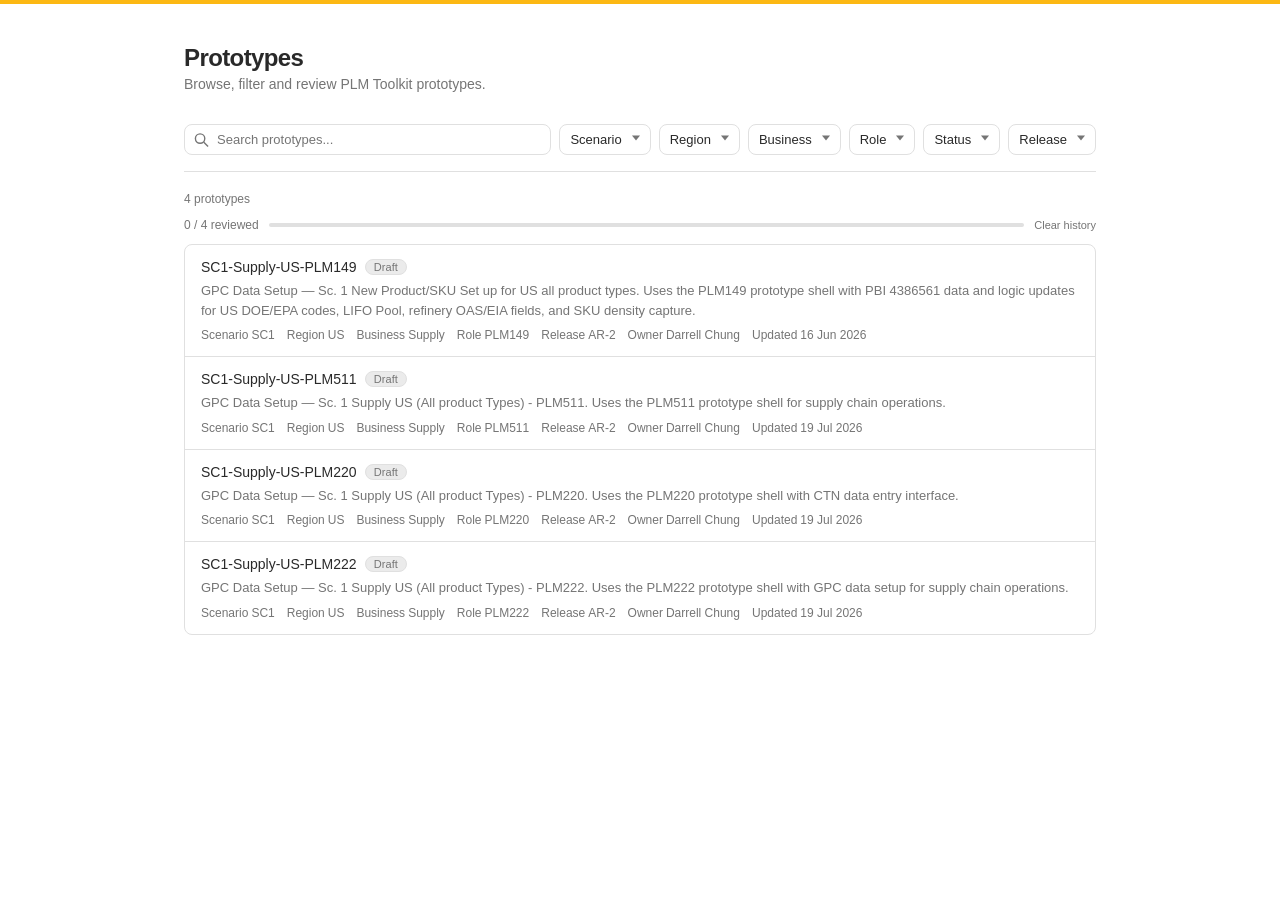
<file: index.html>
<!DOCTYPE html>
<html lang="en">
<head>
  <meta charset="UTF-8" />
  <meta name="viewport" content="width=device-width, initial-scale=1.0" />
  <title>PLM Toolkit Prototypes</title>
  <link rel="stylesheet" href="styles.css" />
</head>
<body>
  <div id="view-list">
    <div class="accent-bar"></div>

    <div class="page-wrapper">
      <header class="page-header">
        <h1>Prototypes</h1>
        <p>Browse, filter and review PLM Toolkit prototypes.</p>
      </header>

      <div class="toolbar">
        <div class="search-box">
          <svg viewBox="0 0 16 16" fill="none" stroke="currentColor" stroke-width="1.5"><circle cx="6.5" cy="6.5" r="5"/><path d="M10.5 10.5L15 15"/></svg>
          <input type="text" id="search" placeholder="Search prototypes..." />
        </div>
        <div class="multi-filter" id="filter-sc" data-field="sc" data-label="Scenario"><button class="multi-filter-btn">Scenario</button></div>
        <div class="multi-filter" id="filter-region" data-field="region" data-label="Region"><button class="multi-filter-btn">Region</button></div>
        <div class="multi-filter" id="filter-business" data-field="business" data-label="Business"><button class="multi-filter-btn">Business</button></div>
        <div class="multi-filter" id="filter-role" data-field="role" data-label="Role"><button class="multi-filter-btn">Role</button></div>
        <div class="multi-filter" id="filter-status" data-field="status" data-label="Status"><button class="multi-filter-btn">Status</button></div>
        <div class="multi-filter" id="filter-release" data-field="release" data-label="Release"><button class="multi-filter-btn">Release</button></div>
        <button class="clear-btn" id="clear-filters-btn">
          <svg viewBox="0 0 16 16" fill="none" stroke="currentColor" stroke-width="1.75" width="12" height="12"><path d="M12 4L4 12M4 4l8 8"/></svg>
          Clear filters
        </button>
      </div>

      <div class="results-count" id="results-count">4 prototypes</div>
      <div class="progress-bar-wrapper" id="progress-wrapper">
        <span class="progress-text" id="progress-text">0 / 4 reviewed</span>
        <div class="progress-track"><div class="progress-fill" id="progress-fill" style="width: 0%"></div></div>
        <button class="clear-history-btn" id="clear-history-btn">Clear history</button>
      </div>
      <div class="proto-list" id="card-grid">
        <div class="proto-row">
          <div class="row-top">
            <span class="row-title"><a href="plm149-prototype.html">SC1-Supply-US-PLM149</a></span>
            <span class="badge badge-draft">Draft</span>
          </div>
          <div class="row-desc">GPC Data Setup — Sc. 1 New Product/SKU Set up for US all product types. Uses the PLM149 prototype shell with PBI 4386561 data and logic updates for US DOE/EPA codes, LIFO Pool, refinery OAS/EIA fields, and SKU density capture.</div>
          <div class="row-meta"><span><span class="meta-label">Scenario</span> SC1</span><span><span class="meta-label">Region</span> US</span><span><span class="meta-label">Business</span> Supply</span><span><span class="meta-label">Role</span> PLM149</span><span><span class="meta-label">Release</span> AR-2</span><span><span class="meta-label">Owner</span> Darrell Chung</span><span><span class="meta-label">Updated</span> 16 Jun 2026</span></div>
        </div>

        <div class="proto-row">
          <div class="row-top">
            <span class="row-title"><a href="plm511-prototype.html">SC1-Supply-US-PLM511</a></span>
            <span class="badge badge-draft">Draft</span>
          </div>
          <div class="row-desc">GPC Data Setup — Sc. 1 Supply US (All product Types) - PLM511. Uses the PLM511 prototype shell for supply chain operations.</div>
          <div class="row-meta"><span><span class="meta-label">Scenario</span> SC1</span><span><span class="meta-label">Region</span> US</span><span><span class="meta-label">Business</span> Supply</span><span><span class="meta-label">Role</span> PLM511</span><span><span class="meta-label">Release</span> AR-2</span><span><span class="meta-label">Owner</span> Darrell Chung</span><span><span class="meta-label">Updated</span> 19 Jul 2026</span></div>
        </div>

        <div class="proto-row">
          <div class="row-top">
            <span class="row-title"><a href="plm220-prototype.html">SC1-Supply-US-PLM220</a></span>
            <span class="badge badge-draft">Draft</span>
          </div>
          <div class="row-desc">GPC Data Setup — Sc. 1 Supply US (All product Types) - PLM220. Uses the PLM220 prototype shell with CTN data entry interface.</div>
          <div class="row-meta"><span><span class="meta-label">Scenario</span> SC1</span><span><span class="meta-label">Region</span> US</span><span><span class="meta-label">Business</span> Supply</span><span><span class="meta-label">Role</span> PLM220</span><span><span class="meta-label">Release</span> AR-2</span><span><span class="meta-label">Owner</span> Darrell Chung</span><span><span class="meta-label">Updated</span> 19 Jul 2026</span></div>
        </div>

        <div class="proto-row">
          <div class="row-top">
            <span class="row-title"><a href="plm222-prototype.html">SC1-Supply-US-PLM222</a></span>
            <span class="badge badge-draft">Draft</span>
          </div>
          <div class="row-desc">GPC Data Setup — Sc. 1 Supply US (All product Types) - PLM222. Uses the PLM222 prototype shell with GPC data setup for supply chain operations.</div>
          <div class="row-meta"><span><span class="meta-label">Scenario</span> SC1</span><span><span class="meta-label">Region</span> US</span><span><span class="meta-label">Business</span> Supply</span><span><span class="meta-label">Role</span> PLM222</span><span><span class="meta-label">Release</span> AR-2</span><span><span class="meta-label">Owner</span> Darrell Chung</span><span><span class="meta-label">Updated</span> 19 Jul 2026</span></div>
        </div>
    </div>
  </div>
</body>
</html>
</file>
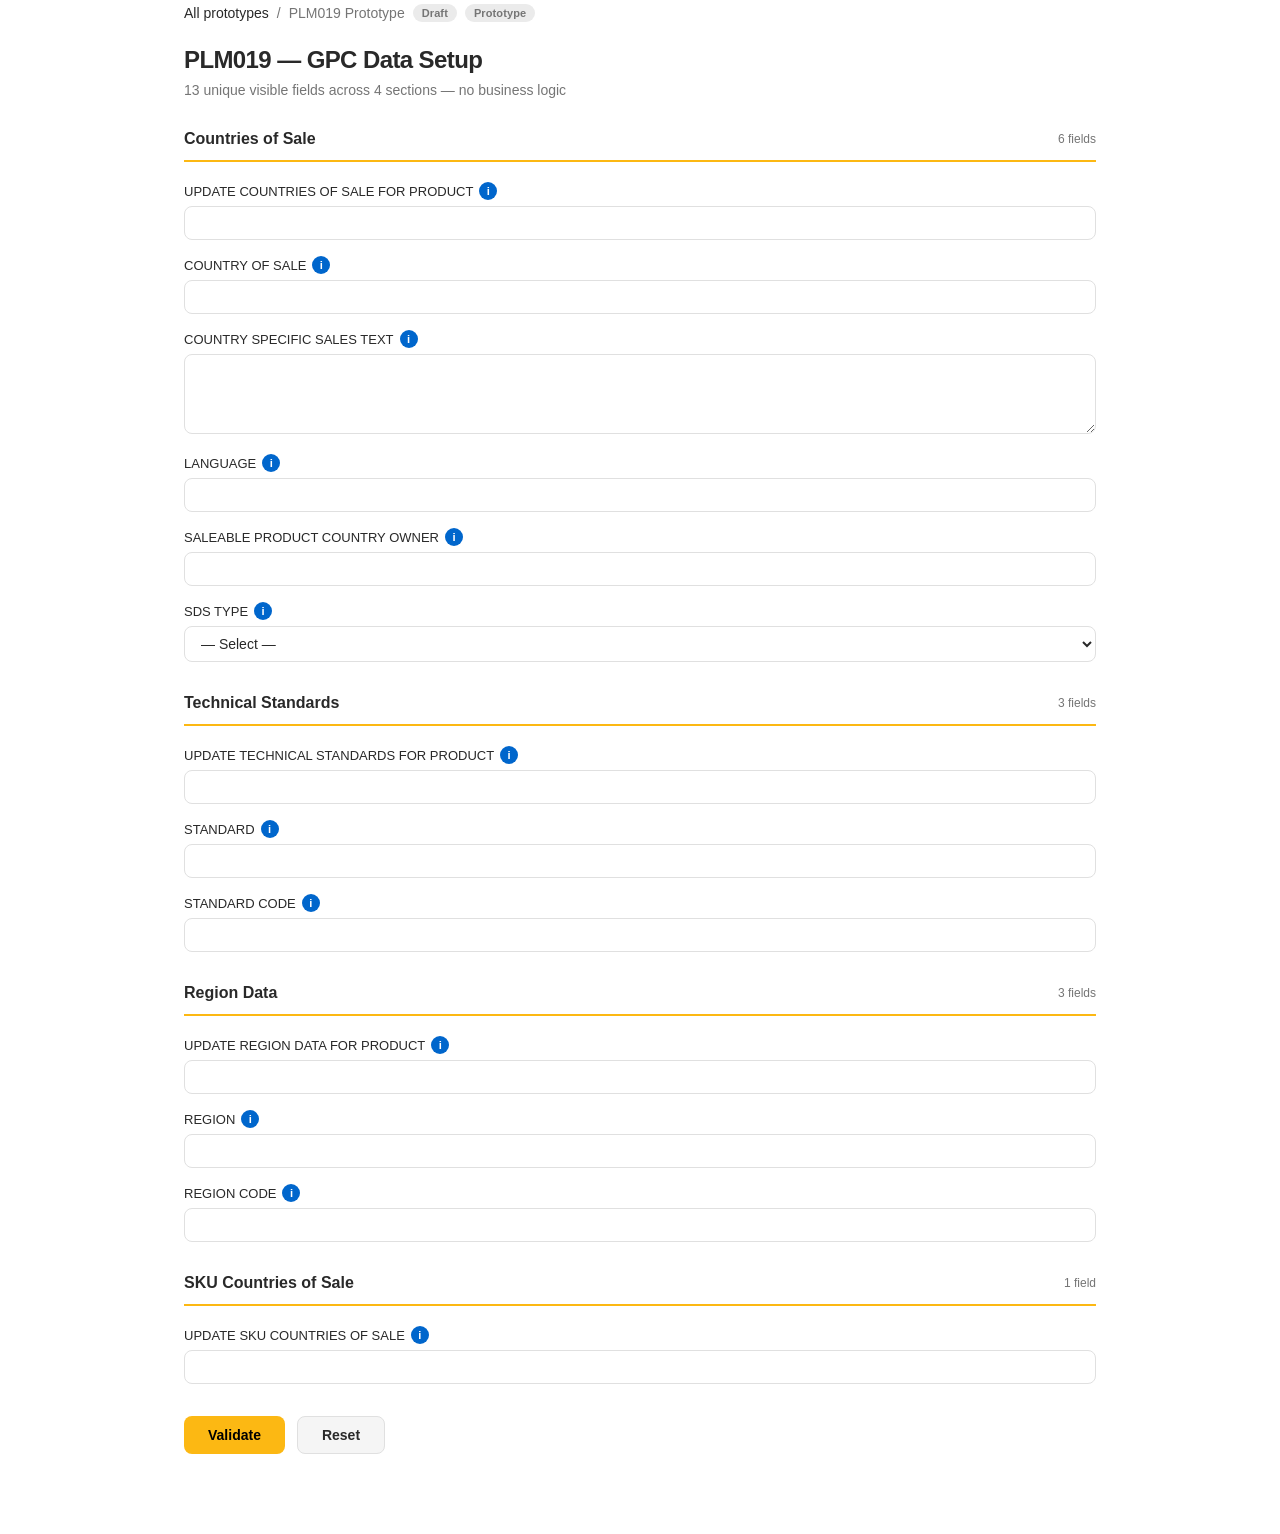
<file: plm019-prototype.html>
<!DOCTYPE html>
<html lang="en">
<head>
  <meta charset="UTF-8" />
  <meta name="viewport" content="width=device-width, initial-scale=1.0" />
  <title>PLM019 Prototype</title>
  <link rel="stylesheet" href="styles.css" />
  <style>
    .page-shell {
      padding: 40px 24px;
      max-width: 960px;
      margin: 0 auto;
    }

    .accent-bar {
      height: 4px;
      background: var(--shell-yellow);
      margin: -40px -24px 0;
    }

    .breadcrumb-row {
      display: flex;
      align-items: center;
      gap: 8px;
      font-size: 0.875rem;
      color: var(--text-tertiary);
      margin-bottom: 24px;
      flex-wrap: wrap;
    }

    .breadcrumb-link {
      color: var(--text-primary);
      text-decoration: none;
      cursor: pointer;
    }

    .breadcrumb-link:hover {
      text-decoration: underline;
    }

    .badge {
      display: inline-flex;
      padding: 2px 8px;
      border-radius: 999px;
      font-size: 0.6875rem;
      font-weight: 600;
      background: var(--background-muted);
      color: var(--text-subtle);
    }

    .page-header h1 {
      font-size: 1.5rem;
      font-weight: 600;
      margin: 0 0 8px;
    }

    .page-header p {
      font-size: 0.875rem;
      color: var(--text-secondary);
      margin: 0 0 32px;
    }

    .form-section {
      margin-bottom: 32px;
    }

    .section-header {
      display: flex;
      justify-content: space-between;
      align-items: center;
      padding-bottom: 12px;
      border-bottom: 2px solid var(--shell-yellow);
      margin-bottom: 20px;
    }

    .section-header h2 {
      font-size: 1rem;
      font-weight: 600;
      margin: 0;
      color: var(--text-primary);
    }

    .section-field-count {
      font-size: 0.75rem;
      color: var(--text-tertiary);
      font-weight: 500;
    }

    .form-field {
      margin-bottom: 16px;
    }

    .field-label {
      display: flex;
      align-items: center;
      gap: 6px;
      font-size: 0.8125rem;
      font-weight: 500;
      margin-bottom: 6px;
      color: var(--text-primary);
    }

    .info-icon {
      display: inline-flex;
      align-items: center;
      justify-content: center;
      width: 18px;
      height: 18px;
      border-radius: 50%;
      background: #0066cc;
      color: white;
      font-size: 0.7rem;
      font-weight: bold;
      cursor: help;
    }

    .form-control {
      width: 100%;
      padding: 8px 12px;
      border: 1px solid var(--border);
      border-radius: var(--radius);
      font-family: inherit;
      font-size: 0.875rem;
      color: var(--text-primary);
      background: white;
    }

    .form-control:focus {
      outline: none;
      border-color: var(--border-focus);
      box-shadow: 0 0 0 3px rgba(0, 127, 162, 0.1);
    }

    textarea.form-control {
      resize: vertical;
      min-height: 80px;
    }

    .button-group {
      display: flex;
      gap: 12px;
      margin-top: 32px;
    }

    .btn {
      padding: 10px 24px;
      border: none;
      border-radius: var(--radius);
      font-size: 0.875rem;
      font-weight: 600;
      cursor: pointer;
      transition: all 0.2s;
    }

    .btn-primary {
      background: var(--shell-yellow);
      color: #000;
    }

    .btn-primary:hover {
      background: #e6a800;
    }

    .btn-secondary {
      background: var(--background-surface);
      color: var(--text-primary);
      border: 1px solid var(--border);
    }

    .btn-secondary:hover {
      background: var(--background-muted);
    }
  </style>
</head>
<body>
  <div class="accent-bar"></div>
  <div class="page-shell">
    <div class="breadcrumb-row">
      <a href="index.html" class="breadcrumb-link">All prototypes</a>
      <span>/</span>
      <span>PLM019 Prototype</span>
      <span class="badge">Draft</span>
      <span class="badge">Prototype</span>
    </div>

    <header class="page-header">
      <h1>PLM019 — GPC Data Setup</h1>
      <p>13 unique visible fields across 4 sections — no business logic</p>
    </header>

    <form>
      <!-- Countries of Sale Section -->
      <div class="form-section">
        <div class="section-header">
          <h2>Countries of Sale</h2>
          <span class="section-field-count">6 fields</span>
        </div>

        <div class="form-field">
          <label class="field-label">
            UPDATE COUNTRIES OF SALE FOR PRODUCT
            <span class="info-icon">i</span>
          </label>
          <input type="text" class="form-control" placeholder="" />
        </div>

        <div class="form-field">
          <label class="field-label">
            COUNTRY OF SALE
            <span class="info-icon">i</span>
          </label>
          <input type="text" class="form-control" placeholder="" />
        </div>

        <div class="form-field">
          <label class="field-label">
            COUNTRY SPECIFIC SALES TEXT
            <span class="info-icon">i</span>
          </label>
          <textarea class="form-control" placeholder=""></textarea>
        </div>

        <div class="form-field">
          <label class="field-label">
            LANGUAGE
            <span class="info-icon">i</span>
          </label>
          <input type="text" class="form-control" placeholder="" />
        </div>

        <div class="form-field">
          <label class="field-label">
            SALEABLE PRODUCT COUNTRY OWNER
            <span class="info-icon">i</span>
          </label>
          <input type="text" class="form-control" placeholder="" />
        </div>

        <div class="form-field">
          <label class="field-label">
            SDS TYPE
            <span class="info-icon">i</span>
          </label>
          <select class="form-control">
            <option>— Select —</option>
            <option>Standard</option>
            <option>Advanced</option>
          </select>
        </div>
      </div>

      <!-- Technical Standards Section -->
      <div class="form-section">
        <div class="section-header">
          <h2>Technical Standards</h2>
          <span class="section-field-count">3 fields</span>
        </div>

        <div class="form-field">
          <label class="field-label">
            UPDATE TECHNICAL STANDARDS FOR PRODUCT
            <span class="info-icon">i</span>
          </label>
          <input type="text" class="form-control" placeholder="" />
        </div>

        <div class="form-field">
          <label class="field-label">
            STANDARD
            <span class="info-icon">i</span>
          </label>
          <input type="text" class="form-control" placeholder="" />
        </div>

        <div class="form-field">
          <label class="field-label">
            STANDARD CODE
            <span class="info-icon">i</span>
          </label>
          <input type="text" class="form-control" placeholder="" />
        </div>
      </div>

      <!-- Region Data Section -->
      <div class="form-section">
        <div class="section-header">
          <h2>Region Data</h2>
          <span class="section-field-count">3 fields</span>
        </div>

        <div class="form-field">
          <label class="field-label">
            UPDATE REGION DATA FOR PRODUCT
            <span class="info-icon">i</span>
          </label>
          <input type="text" class="form-control" placeholder="" />
        </div>

        <div class="form-field">
          <label class="field-label">
            REGION
            <span class="info-icon">i</span>
          </label>
          <input type="text" class="form-control" placeholder="" />
        </div>

        <div class="form-field">
          <label class="field-label">
            REGION CODE
            <span class="info-icon">i</span>
          </label>
          <input type="text" class="form-control" placeholder="" />
        </div>
      </div>

      <!-- SKU Countries of Sale Section -->
      <div class="form-section">
        <div class="section-header">
          <h2>SKU Countries of Sale</h2>
          <span class="section-field-count">1 field</span>
        </div>

        <div class="form-field">
          <label class="field-label">
            UPDATE SKU COUNTRIES OF SALE
            <span class="info-icon">i</span>
          </label>
          <input type="text" class="form-control" placeholder="" />
        </div>
      </div>

      <!-- Action Buttons -->
      <div class="button-group">
        <button type="button" class="btn btn-primary">Validate</button>
        <button type="button" class="btn btn-secondary">Reset</button>
      </div>
    </form>
  </div>
</body>
</html>
</file>
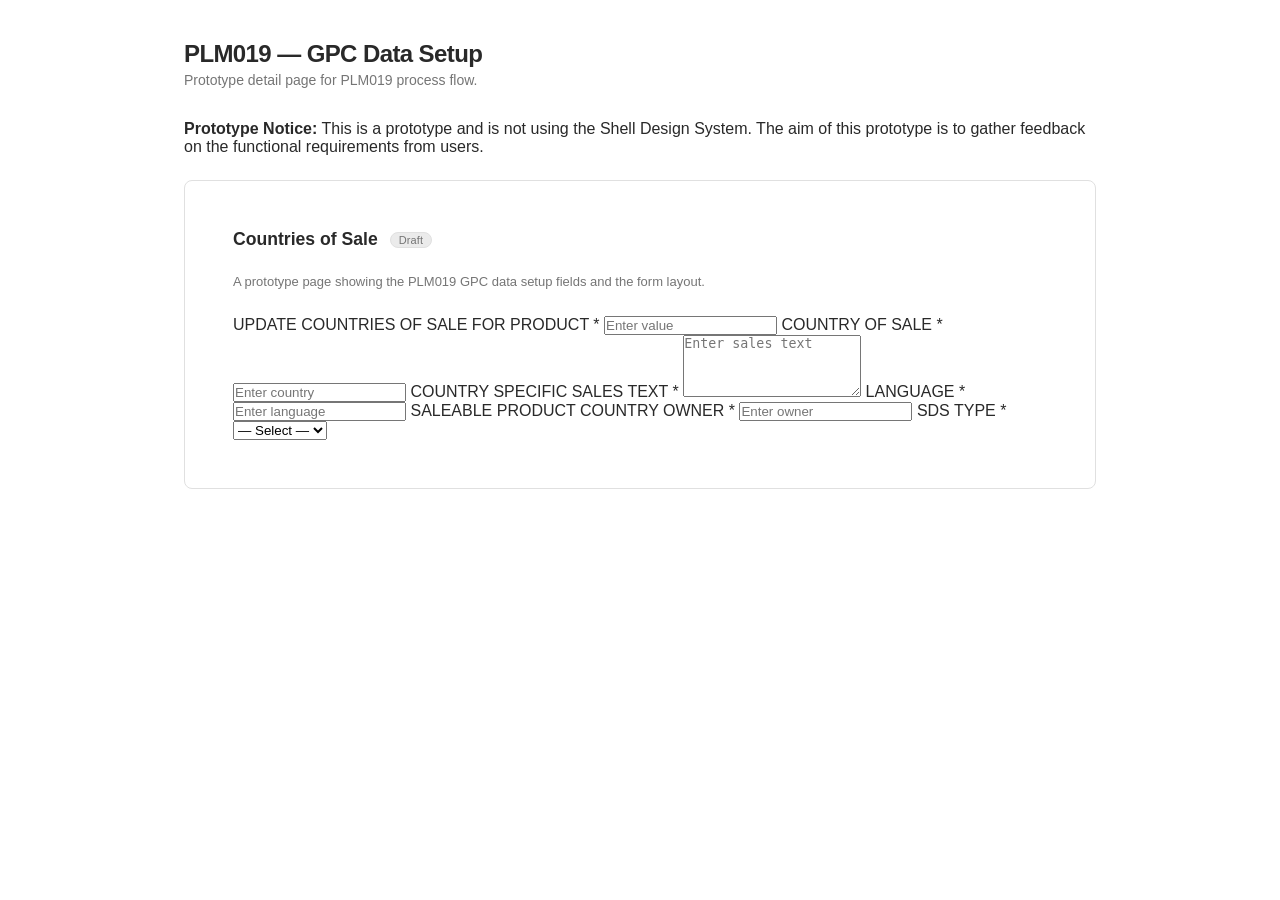
<file: plm019.html>
<!DOCTYPE html>
<html lang="en">
<head>
  <meta charset="UTF-8" />
  <meta name="viewport" content="width=device-width, initial-scale=1.0" />
  <title>PLM019 Prototype</title>
  <link rel="stylesheet" href="styles.css" />
</head>
<body>
  <div class="page-wrapper">
    <header class="page-header">
      <h1>PLM019 — GPC Data Setup</h1>
      <p>Prototype detail page for PLM019 process flow.</p>
    </header>

    <div class="notice-card" style="margin-bottom: 24px;">
      <strong>Prototype Notice:</strong>
      <span>
        This is a prototype and is not using the Shell Design System. The aim of this prototype is to gather feedback on the functional requirements from users.
      </span>
    </div>

    <div class="proto-list" style="padding: 24px;">
      <div class="proto-row" style="padding: 24px;">
        <div class="row-top" style="margin-bottom: 16px; gap: 12px;">
          <span class="row-title" style="font-size: 1.1rem; font-weight: 600;">Countries of Sale</span>
          <span class="badge badge-draft">Draft</span>
        </div>
        <div class="row-desc" style="margin-bottom: 18px;">
          A prototype page showing the PLM019 GPC data setup fields and the form layout.
        </div>
        <form class="data-form">
          <label>
            UPDATE COUNTRIES OF SALE FOR PRODUCT <span class="required">*</span>
            <input type="text" placeholder="Enter value" />
          </label>

          <label>
            COUNTRY OF SALE <span class="required">*</span>
            <input type="text" placeholder="Enter country" />
          </label>

          <label>
            COUNTRY SPECIFIC SALES TEXT <span class="required">*</span>
            <textarea rows="4" placeholder="Enter sales text"></textarea>
          </label>

          <label>
            LANGUAGE <span class="required">*</span>
            <input type="text" placeholder="Enter language" />
          </label>

          <label>
            SALEABLE PRODUCT COUNTRY OWNER <span class="required">*</span>
            <input type="text" placeholder="Enter owner" />
          </label>

          <label>
            SDS TYPE <span class="required">*</span>
            <select>
              <option>— Select —</option>
              <option>Type A</option>
              <option>Type B</option>
            </select>
          </label>
        </form>
      </div>
    </div>

    <a href="index.html" class="clear-btn" style="margin-top: 20px;">Back to prototypes</a>
  </div>
</body>
</html>
</file>
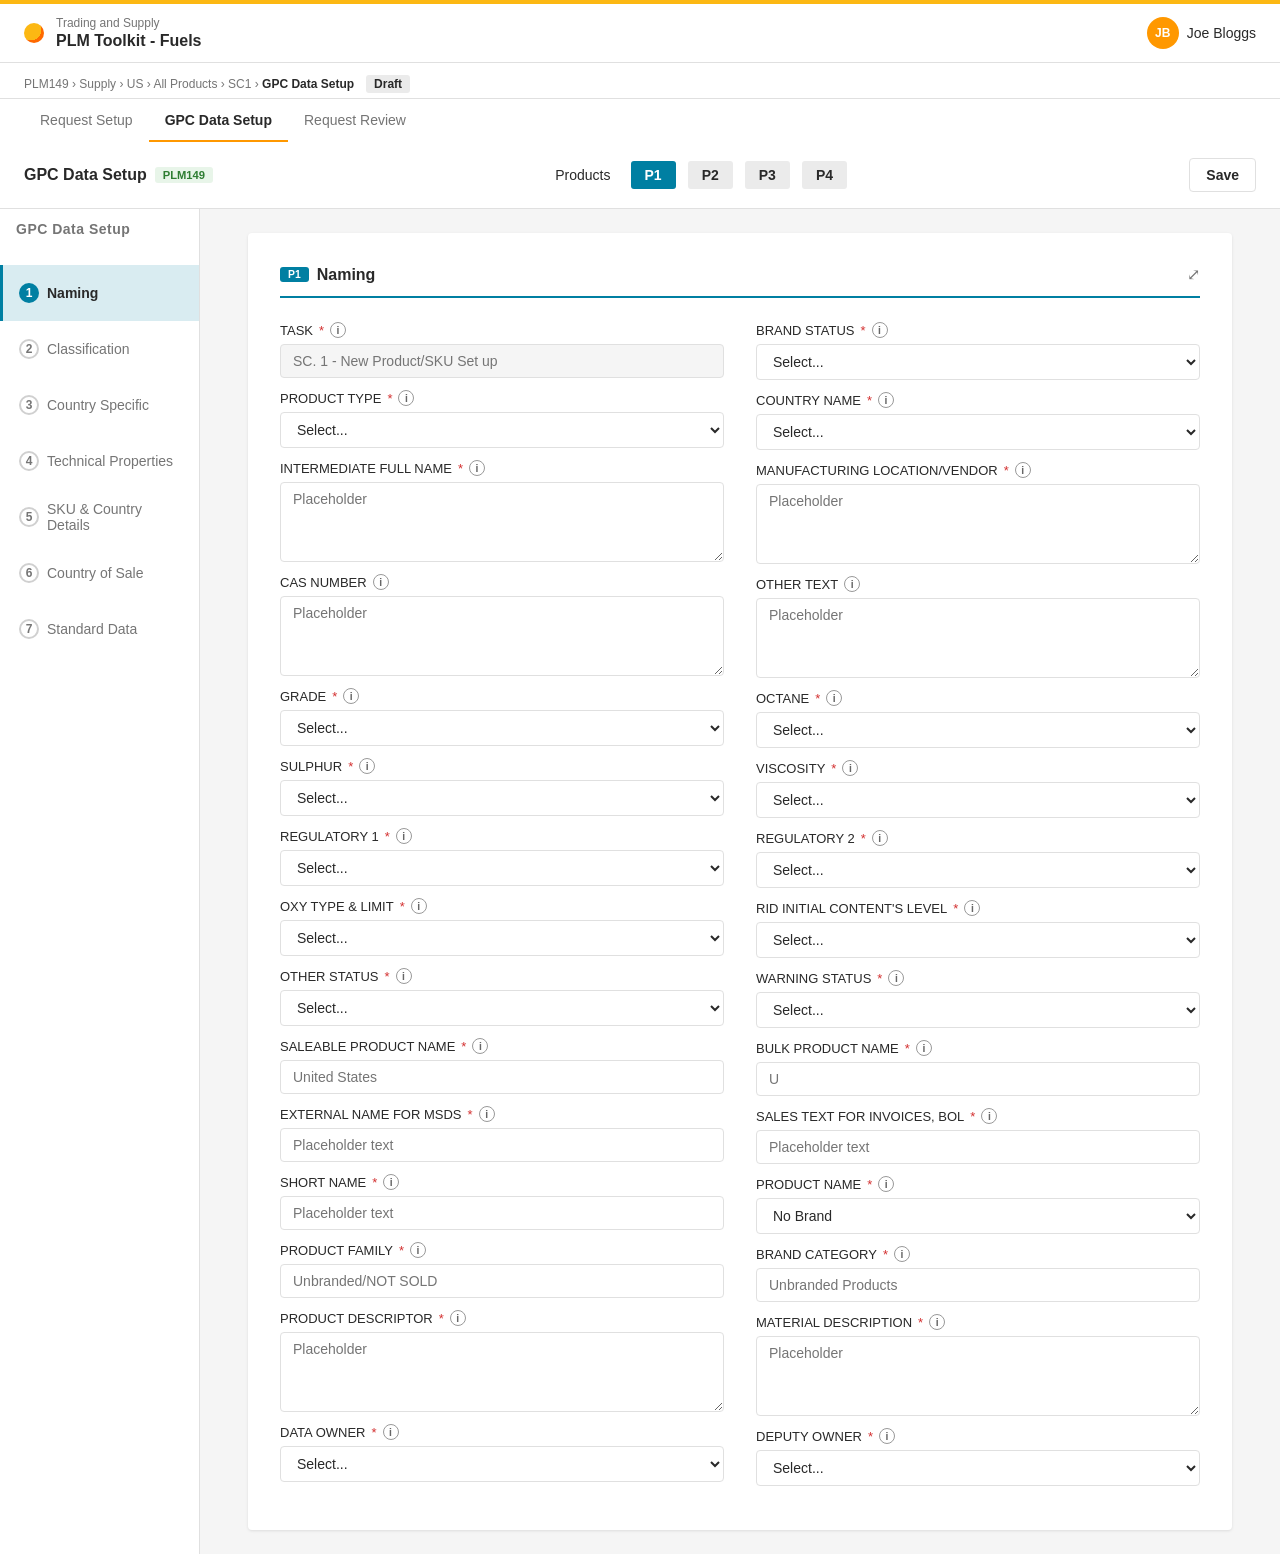
<file: plm149-prototype-v2.html>
<!DOCTYPE html>
<!-- Cache bust: 2026-07-05T00:00:00Z -->
<html lang="en">
<head>
  <meta charset="UTF-8" />
  <meta name="viewport" content="width=device-width, initial-scale=1.0" />
  <title>PLM149 GPC Data Setup</title>
  <link rel="stylesheet" href="styles.css" />
  <style>
    /* Import Shell Design System */
    body {
      margin: 0;
      padding: 0;
    }

    .accent-bar {
      height: 4px;
      background: var(--shell-yellow);
    }

    /* Top Bar */
    .top-bar {
      display: flex;
      align-items: center;
      justify-content: space-between;
      padding: 12px 24px;
      background: white;
      border-bottom: 1px solid var(--border);
      position: sticky;
      top: 0;
      z-index: 200;
    }

    .top-bar-left {
      display: flex;
      align-items: center;
      gap: 12px;
    }

    .app-logo {
      font-size: 1.5rem;
    }

    .pecten-mark {
      width: 20px;
      height: 20px;
      border-radius: 50%;
      background: radial-gradient(circle at 35% 35%, #fcb813 0 56%, #ff6900 57% 100%);
      flex-shrink: 0;
    }

    .app-info {
      display: flex;
      flex-direction: column;
      gap: 2px;
    }

    .app-category {
      font-size: 0.75rem;
      color: var(--text-tertiary);
      font-weight: 500;
    }

    .app-title {
      font-size: 1rem;
      font-weight: 600;
      color: var(--text-primary);
    }

    .top-bar-right {
      display: flex;
      align-items: center;
      gap: 16px;
    }

    .top-bar-btn {
      background: none;
      border: none;
      cursor: pointer;
      font-size: 1rem;
      color: var(--text-secondary);
    }

    .user-profile {
      display: flex;
      align-items: center;
      gap: 8px;
      font-size: 0.875rem;
      color: var(--text-primary);
    }

    .user-avatar {
      width: 32px;
      height: 32px;
      border-radius: 50%;
      background: #ff9800;
      color: white;
      display: flex;
      align-items: center;
      justify-content: center;
      font-size: 0.75rem;
      font-weight: 600;
    }

    /* Breadcrumb & Status */
    .header-meta {
      height: 36px;
      padding: 12px 24px;
      background: white;
      border-bottom: 1px solid var(--border);
      position: sticky;
      top: 56px;
      z-index: 199;
    }

    .breadcrumb {
      display: flex;
      align-items: center;
      gap: 12px;
      font-size: 12px;
      color: var(--text-secondary);
    }

    .breadcrumb-path {
      display: flex;
      align-items: center;
      gap: 4px;
    }

    .breadcrumb-final {
      font-weight: 700;
      color: #292929;
    }

    .status-badge {
      padding: 2px 8px;
      background: var(--background-muted);
      color: var(--text-primary);
      border-radius: 3px;
      font-size: 0.75rem;
      font-weight: 600;
    }

    /* Tab Navigation */
    .tab-navigation {
      display: flex;
      gap: 0;
      padding: 0 24px;
      background: white;
      border-bottom: 1px solid var(--border);
      position: sticky;
      top: 100px;
      z-index: 198;
    }

    .tab-btn {
      padding: 12px 16px;
      background: none;
      border: none;
      border-bottom: 2px solid transparent;
      cursor: pointer;
      color: var(--text-secondary);
      font-size: 0.875rem;
      font-weight: 500;
      transition: all 0.2s;
    }

    .tab-btn:hover {
      color: var(--text-primary);
    }

    .tab-btn.active {
      color: var(--text-primary);
      border-bottom-color: #ff9800;
      font-weight: 600;
    }

    /* Form Header Sticky */
    .form-header-sticky {
      display: flex;
      align-items: center;
      justify-content: space-between;
      padding: 16px 24px;
      background: white;
      border-bottom: 1px solid var(--border);
      position: sticky;
      top: 92px;
      z-index: 198;
      width: 100%;
    }

    .form-header-left {
      display: flex;
      align-items: center;
      gap: 8px;
      min-width: auto;
    }

    .form-header-left h1 {
      margin: 0;
      font-size: 1rem;
      font-weight: 600;
      color: var(--text-primary);
      white-space: nowrap;
    }

    .plm-badge {
      padding: 2px 8px;
      background: #e8f5e9;
      color: #2e7d32;
      border-radius: 3px;
      font-size: 0.7rem;
      font-weight: 700;
    }

    .form-header-center {
      display: flex;
      align-items: center;
      gap: 12px;
      flex: 1;
      justify-content: center;
      margin: 0 auto;
    }

    .product-label {
      font-size: 0.875rem;
      color: var(--text-primary);
      font-weight: 500;
      margin-right: 8px;
    }

    .product-btn {
      padding: 6px 14px;
      background: var(--background-muted);
      border: none;
      border-radius: 3px;
      font-size: 0.875rem;
      font-weight: 600;
      cursor: pointer;
      color: var(--text-primary);
      transition: all 0.2s;
    }

    .product-btn.active {
      background: #007fa2;
      color: white;
    }

    .product-btn:hover {
      background: #007fa2;
      color: white;
    }

    .form-header-right {
      min-width: auto;
      text-align: right;
      flex-shrink: 0;
    }

    .btn-save {
      padding: 8px 16px;
      background: white;
      border: 1px solid var(--border);
      border-radius: 4px;
      font-size: 0.875rem;
      font-weight: 600;
      cursor: pointer;
      color: var(--text-primary);
      transition: background 0.2s;
    }

    .btn-save:hover {
      background: var(--background-muted);
    }

    /* Content Area */
    .p1-badge {
      display: inline-flex;
      padding: 2px 8px;
      background: #007fa2;
      color: white;
      border-radius: 3px;
      font-size: 0.65rem;
      font-weight: 700;
    }

    .section-expand-btn {
      background: none;
      border: none;
      color: var(--text-secondary);
      cursor: pointer;
      font-size: 1rem;
    }

    /* Content Area */
    .page-container {
      display: flex;
      min-height: calc(100vh - 134px);
      background: #f5f5f5;
      width: 100%;
      position: relative;
      z-index: 1;
      margin: 0;
      padding: 0;
    }

    .sidebar {
      width: 200px;
      background: white;
      border-right: 1px solid var(--border);
      padding: 0;
      overflow-y: auto;
      z-index: 1;
      margin: 0;
    }

    .sidebar-section {
      margin-bottom: 0;
      padding: 16px 0 0 0;
    }

    .sidebar-section:first-child {
      padding-top: 0;
    }

    .sidebar-title {
      padding: 12px 16px 4px 16px;
      font-size: 0.75rem;
      font-weight: 600;
      color: var(--text-tertiary);
      text-transform: uppercase;
      letter-spacing: 0.5px;
      margin: 0 0 4px 0;
    }

    .sidebar-item {
      display: flex;
      align-items: center;
      height: 56px;
      padding: 8px 16px;
      font-size: 0.875rem;
      color: var(--text-secondary);
      cursor: pointer;
      transition: background 0.2s;
      border-left: 3px solid transparent;
      margin: 0;
    }

    .sidebar-section:first-child .sidebar-item:first-child {
      padding-top: 12px;
    }

    .sidebar-item:hover {
      background: var(--background-muted);
    }

    .sidebar-item.active {
      background: rgba(0, 127, 162, 0.15);
      color: var(--text-primary);
      border-left-color: #007fa2;
      font-weight: 600;
    }

    .sidebar-item.active span:first-child {
      background: #007fa2;
      color: #ffffff;
      border: none;
    }

    .sidebar-item span:first-child {
      width: 20px;
      height: 20px;
      min-width: 20px;
      margin-right: 8px;
      font-weight: 600;
      color: var(--text-tertiary);
      border-radius: 50%;
      border: 2px solid #d0d0d0;
      display: flex;
      align-items: center;
      justify-content: center;
      font-size: 0.75rem;
    }

    .main-content {
      flex: 1;
      overflow-y: auto;
      width: 100%;
      background: #f5f5f5;
      display: flex;
      justify-content: center;
      align-items: flex-start;
      padding: 24px 48px;
    }

    /* Form Content */
    .form-content {
      width: 100%;
      padding: 32px;
      background: white;
      margin: 0;
      border-radius: 4px;
      box-shadow: 0 1px 3px rgba(0, 0, 0, 0.1);
    }

    .section-header {
      display: flex;
      justify-content: space-between;
      align-items: center;
      padding: 0 0 12px 0;
      margin-bottom: 24px;
      border-bottom: 2px solid #007fa2;
    }

    .section-header h2 {
      font-size: 1rem;
      font-weight: 600;
      margin: 0;
      color: var(--text-primary);
      display: flex;
      align-items: center;
      gap: 8px;
    }

    .p1-badge {
      display: inline-flex;
      padding: 2px 8px;
      background: #007fa2;
      color: white;
      border-radius: 3px;
      font-size: 0.65rem;
      font-weight: 700;
    }

    .section-expand-btn {
      background: none;
      border: none;
      color: var(--text-secondary);
      cursor: pointer;
      font-size: 1rem;
    }

    .form-grid {
      display: grid;
      grid-template-columns: 1fr 1fr;
      gap: 24px 32px;
    }

    .form-field {
      display: flex;
      flex-direction: column;
      margin-bottom: 12px;
    }

    .field-label {
      display: flex;
      align-items: center;
      gap: 6px;
      font-size: 0.8125rem;
      font-weight: 500;
      margin-bottom: 6px;
      color: var(--text-primary);
    }

    .required {
      color: #d32f2f;
    }

    .info-icon {
      display: inline-flex;
      align-items: center;
      justify-content: center;
      width: 16px;
      height: 16px;
      border-radius: 50%;
      background: transparent;
      border: 1px solid #999;
      color: #666;
      font-size: 0.65rem;
      font-weight: bold;
      cursor: help;
      flex-shrink: 0;
    }

    .form-control {
      padding: 8px 12px;
      border: 1px solid var(--border);
      border-radius: 4px;
      font-family: inherit;
      font-size: 0.875rem;
      color: var(--text-primary);
      background: white;
    }

    .form-control:focus {
      outline: none;
      border-color: #007fa2;
      box-shadow: 0 0 0 3px rgba(0, 127, 162, 0.1);
    }

    .form-control:disabled {
      background: #f5f5f5;
      cursor: not-allowed;
      color: var(--text-secondary);
    }

    select.form-control {
      width: 100%;
      padding: 8px 12px;
    }

    textarea.form-control {
      resize: vertical;
      min-height: 80px;
    }

    /* Composition Table */
    .composition-table {
      width: 100%;
      border-collapse: collapse;
      background: white;
      border: 1px solid #e0e0e0;
      border-radius: 4px;
      overflow: hidden;
      font-size: 0.875rem;
    }

    .composition-table thead {
      background: #f5f5f5;
      border-bottom: 1px solid #e0e0e0;
    }

    .composition-table th {
      padding: 12px;
      text-align: left;
      font-weight: 600;
      color: var(--text-primary);
      border-right: 1px solid #e0e0e0;
    }

    .composition-table th:last-child {
      border-right: none;
    }

    .composition-table td {
      padding: 12px;
      border-right: 1px solid #e0e0e0;
      border-bottom: 1px solid #e0e0e0;
    }

    .composition-table td:last-child {
      border-right: none;
    }

    .composition-table tbody tr:last-child td {
      border-bottom: none;
    }

    .composition-table input.form-control {
      width: 100%;
      padding: 6px 8px;
      border: 1px solid #e0e0e0;
      border-radius: 2px;
      font-size: 0.875rem;
    }

    .composition-table input.form-control:focus {
      outline: none;
      border-color: #007fa2;
      box-shadow: 0 0 0 3px rgba(0, 127, 162, 0.1);
    }

    .composition-table .add-row {
      background: #f9f9f9;
    }

    .action-cell {
      text-align: center;
      padding: 12px 6px;
    }

    .delete-row-btn {
      background: none;
      border: 1.5px solid #757575;
      border-radius: 50%;
      color: #757575;
      font-size: 0.65rem;
      font-weight: 600;
      cursor: pointer;
      width: 20px;
      height: 20px;
      padding: 0;
      line-height: 20px;
      text-align: center;
      transition: all 0.2s ease;
    }

    .delete-row-btn:hover {
      background: #f5f5f5;
      border-color: #424242;
      color: #424242;
    }

    .delete-row-btn:active {
      background: #e8e8e8;
    }

    button.add-ingredient-btn {
      width: 100%;
      padding: 10px 12px;
      background: white;
      border: 1px dashed #007fa2;
      border-radius: 3px;
      color: #007fa2;
      font-weight: 600;
      cursor: pointer;
      font-size: 0.875rem;
      transition: all 0.2s;
    }

    button.add-ingredient-btn:hover {
      background: #f0f8fc;
      border-style: solid;
    }

    button.add-constituent-btn {
      width: 100%;
      padding: 10px 12px;
      background: white;
      border: 1px dashed #007fa2;
      border-radius: 3px;
      color: #007fa2;
      font-weight: 600;
      cursor: pointer;
      font-size: 0.875rem;
      transition: all 0.2s;
    }

    button.add-constituent-btn:hover {
      background: #f0f8fc;
      border-style: solid;
    }
  </style>
</head>
<body>
  <div class="accent-bar"></div>

  <!-- Top Bar -->
  <div class="top-bar">
    <div class="top-bar-left">
      <div class="pecten-mark"></div>
      <div class="app-info">
        <div class="app-category">Trading and Supply</div>
        <div class="app-title">PLM Toolkit - Fuels</div>
      </div>
    </div>
    <div class="top-bar-right">
      <div class="user-profile">
        <div class="user-avatar">JB</div>
        <span>Joe Bloggs</span>
      </div>
    </div>
  </div>

  <!-- Breadcrumb & Status -->
  <div class="header-meta">
    <div class="breadcrumb">
      <div class="breadcrumb-path">
        <span>PLM149 › Supply › US › All Products › SC1 › <span class="breadcrumb-final">GPC Data Setup</span></span>
      </div>
      <span class="status-badge">Draft</span>
    </div>
  </div>

  <!-- Tab Navigation -->
  <div class="tab-navigation">
    <button class="tab-btn">Request Setup</button>
    <button class="tab-btn active">GPC Data Setup</button>
    <button class="tab-btn">Request Review</button>
  </div>

  <!-- Form Header -->
  <div class="form-header-sticky">
    <div class="form-header-left">
      <h1>GPC Data Setup</h1>
      <span class="plm-badge">PLM149</span>
    </div>
    <div class="form-header-center">
      <span class="product-label">Products</span>
      <button class="product-btn active">P1</button>
      <button class="product-btn">P2</button>
      <button class="product-btn">P3</button>
      <button class="product-btn">P4</button>
    </div>
    <div class="form-header-right">
      <button class="btn-save">Save</button>
    </div>
  </div>

  <!-- Page Container with Sidebar -->
  <div class="page-container">
    <!-- Sidebar -->
    <div class="sidebar">
      <div class="sidebar-section">
        <div class="sidebar-title" style="padding: 12px 16px 8px 16px; font-size: 0.875rem; font-weight: 600; text-transform: none;">GPC Data Setup</div>
      </div>

      <div class="sidebar-section">
        <div class="sidebar-item active">
          <span>1</span>
          <span>Naming</span>
        </div>
        <div class="sidebar-item">
          <span>2</span>
          <span>Classification</span>
        </div>
        <div class="sidebar-item">
          <span>3</span>
          <span>Country Specific</span>
        </div>
        <div class="sidebar-item">
          <span>4</span>
          <span>Technical Properties</span>
        </div>
        <div class="sidebar-item">
          <span>5</span>
          <span>SKU & Country Details</span>
        </div>
        <div class="sidebar-item">
          <span>6</span>
          <span>Country of Sale</span>
        </div>
        <div class="sidebar-item">
          <span>7</span>
          <span>Standard Data</span>
        </div>
      </div>
    </div>

    <!-- Main Content -->
    <div class="main-content">
      <!-- Form Content -->
      <div class="form-content">
        <!-- Naming Section -->
        <div id="section-naming" class="form-section">
          <div class="section-header">
            <h2><span class="p1-badge">P1</span>Naming</h2>
            <button class="section-expand-btn">⤢</button>
          </div>

          <div class="form-grid">
          <!-- Left Column -->
          <div>
            <div class="form-field">
              <label class="field-label">
                TASK <span class="required">*</span>
                <span class="info-icon">i</span>
              </label>
              <input type="text" class="form-control" placeholder="SC. 1 - New Product/SKU Set up" disabled />
            </div>

            <div class="form-field">
              <label class="field-label">
                PRODUCT TYPE <span class="required">*</span>
                <span class="info-icon">i</span>
              </label>
              <select class="form-control">
                <option>Select...</option>
                <option>Type A</option>
                <option>Type B</option>
              </select>
            </div>

            <div class="form-field">
              <label class="field-label">
                INTERMEDIATE FULL NAME <span class="required">*</span>
                <span class="info-icon">i</span>
              </label>
              <textarea class="form-control" placeholder="Placeholder"></textarea>
            </div>

            <div class="form-field">
              <label class="field-label">
                CAS NUMBER
                <span class="info-icon">i</span>
              </label>
              <textarea class="form-control" placeholder="Placeholder"></textarea>
            </div>

            <div class="form-field">
              <label class="field-label">
                GRADE <span class="required">*</span>
                <span class="info-icon">i</span>
              </label>
              <select class="form-control">
                <option>Select...</option>
                <option>Grade A</option>
                <option>Grade B</option>
              </select>
            </div>

            <div class="form-field">
              <label class="field-label">
                SULPHUR <span class="required">*</span>
                <span class="info-icon">i</span>
              </label>
              <select class="form-control">
                <option>Select...</option>
                <option>Low</option>
                <option>High</option>
              </select>
            </div>

            <div class="form-field">
              <label class="field-label">
                REGULATORY 1 <span class="required">*</span>
                <span class="info-icon">i</span>
              </label>
              <select class="form-control">
                <option>Select...</option>
              </select>
            </div>

            <div class="form-field">
              <label class="field-label">
                OXY TYPE & LIMIT <span class="required">*</span>
                <span class="info-icon">i</span>
              </label>
              <select class="form-control">
                <option>Select...</option>
              </select>
            </div>

            <div class="form-field">
              <label class="field-label">
                OTHER STATUS <span class="required">*</span>
                <span class="info-icon">i</span>
              </label>
              <select class="form-control">
                <option>Select...</option>
              </select>
            </div>

            <div class="form-field">
              <label class="field-label">
                SALEABLE PRODUCT NAME <span class="required">*</span>
                <span class="info-icon">i</span>
              </label>
              <input type="text" class="form-control" placeholder="United States" />
            </div>

            <div class="form-field">
              <label class="field-label">
                EXTERNAL NAME FOR MSDS <span class="required">*</span>
                <span class="info-icon">i</span>
              </label>
              <input type="text" class="form-control" placeholder="Placeholder text" />
            </div>

            <div class="form-field">
              <label class="field-label">
                SHORT NAME <span class="required">*</span>
                <span class="info-icon">i</span>
              </label>
              <input type="text" class="form-control" placeholder="Placeholder text" />
            </div>

            <div class="form-field">
              <label class="field-label">
                PRODUCT FAMILY <span class="required">*</span>
                <span class="info-icon">i</span>
              </label>
              <input type="text" class="form-control" placeholder="Unbranded/NOT SOLD" />
            </div>

            <div class="form-field">
              <label class="field-label">
                PRODUCT DESCRIPTOR <span class="required">*</span>
                <span class="info-icon">i</span>
              </label>
              <textarea class="form-control" placeholder="Placeholder"></textarea>
            </div>

            <div class="form-field">
              <label class="field-label">
                DATA OWNER <span class="required">*</span>
                <span class="info-icon">i</span>
              </label>
              <select class="form-control">
                <option>Select...</option>
              </select>
            </div>
          </div>

          <!-- Right Column -->
          <div>
            <div class="form-field">
              <label class="field-label">
                BRAND STATUS <span class="required">*</span>
                <span class="info-icon">i</span>
              </label>
              <select class="form-control">
                <option>Select...</option>
                <option>BF</option>
                <option>SH</option>
                <option>SB</option>
                <option>TP</option>
                <option>GN</option>
                <option>BR</option>
                <option>SS</option>
                <option>NGM</option>
                <option>UB</option>
                <option>NP</option>
                <option>ADD</option>
                <option>MRK</option>
                <option>DYE</option>
              </select>
            </div>

            <div class="form-field">
              <label class="field-label">
                COUNTRY NAME <span class="required">*</span>
                <span class="info-icon">i</span>
              </label>
              <select class="form-control">
                <option>Select...</option>
                <option>Afghanistan</option>
                <option>Albania</option>
                <option>Algeria</option>
                <option>Andorra</option>
                <option>Angola</option>
                <option>Antigua and Barbuda</option>
                <option>Argentina</option>
                <option>Armenia</option>
                <option>Australia</option>
                <option>Austria</option>
                <option>Azerbaijan</option>
                <option>Bahamas</option>
                <option>Bahrain</option>
                <option>Bangladesh</option>
                <option>Barbados</option>
                <option>Belarus</option>
                <option>Belgium</option>
                <option>Belize</option>
                <option>Benin</option>
                <option>Bhutan</option>
                <option>Bolivia</option>
                <option>Bosnia and Herzegovina</option>
                <option>Botswana</option>
                <option>Brazil</option>
                <option>Brunei</option>
                <option>Bulgaria</option>
                <option>Burkina Faso</option>
                <option>Burundi</option>
                <option>Cambodia</option>
                <option>Cameroon</option>
                <option>Canada</option>
                <option>Cape Verde</option>
                <option>Central African Republic</option>
                <option>Chad</option>
                <option>Chile</option>
                <option>China</option>
                <option>Colombia</option>
                <option>Comoros</option>
                <option>Congo</option>
                <option>Costa Rica</option>
                <option>Croatia</option>
                <option>Cuba</option>
                <option>Cyprus</option>
                <option>Czech Republic</option>
                <option>Denmark</option>
                <option>Djibouti</option>
                <option>Dominica</option>
                <option>Dominican Republic</option>
                <option>Ecuador</option>
                <option>Egypt</option>
                <option>El Salvador</option>
                <option>Equatorial Guinea</option>
                <option>Eritrea</option>
                <option>Estonia</option>
                <option>Eswatini</option>
                <option>Ethiopia</option>
                <option>Fiji</option>
                <option>Finland</option>
                <option>France</option>
                <option>Gabon</option>
                <option>Gambia</option>
                <option>Georgia</option>
                <option>Germany</option>
                <option>Ghana</option>
                <option>Greece</option>
                <option>Grenada</option>
                <option>Guatemala</option>
                <option>Guinea</option>
                <option>Guinea-Bissau</option>
                <option>Guyana</option>
                <option>Haiti</option>
                <option>Honduras</option>
                <option>Hungary</option>
                <option>Iceland</option>
                <option>India</option>
                <option>Indonesia</option>
                <option>Iran</option>
                <option>Iraq</option>
                <option>Ireland</option>
                <option>Israel</option>
                <option>Italy</option>
                <option>Jamaica</option>
                <option>Japan</option>
                <option>Jordan</option>
                <option>Kazakhstan</option>
                <option>Kenya</option>
                <option>Kiribati</option>
                <option>Kosovo</option>
                <option>Kuwait</option>
                <option>Kyrgyzstan</option>
                <option>Laos</option>
                <option>Latvia</option>
                <option>Lebanon</option>
                <option>Lesotho</option>
                <option>Liberia</option>
                <option>Libya</option>
                <option>Liechtenstein</option>
                <option>Lithuania</option>
                <option>Luxembourg</option>
                <option>Madagascar</option>
                <option>Malawi</option>
                <option>Malaysia</option>
                <option>Maldives</option>
                <option>Mali</option>
                <option>Malta</option>
                <option>Marshall Islands</option>
                <option>Mauritania</option>
                <option>Mauritius</option>
                <option>Mexico</option>
                <option>Micronesia</option>
                <option>Moldova</option>
                <option>Monaco</option>
                <option>Mongolia</option>
                <option>Montenegro</option>
                <option>Morocco</option>
                <option>Mozambique</option>
                <option>Myanmar</option>
                <option>Namibia</option>
                <option>Nauru</option>
                <option>Nepal</option>
                <option>Netherlands</option>
                <option>New Zealand</option>
                <option>Nicaragua</option>
                <option>Niger</option>
                <option>Nigeria</option>
                <option>North Korea</option>
                <option>North Macedonia</option>
                <option>Norway</option>
                <option>Oman</option>
                <option>Pakistan</option>
                <option>Palau</option>
                <option>Palestine</option>
                <option>Panama</option>
                <option>Papua New Guinea</option>
                <option>Paraguay</option>
                <option>Peru</option>
                <option>Philippines</option>
                <option>Poland</option>
                <option>Portugal</option>
                <option>Qatar</option>
                <option>Romania</option>
                <option>Russia</option>
                <option>Rwanda</option>
                <option>Saint Kitts and Nevis</option>
                <option>Saint Lucia</option>
                <option>Saint Vincent and the Grenadines</option>
                <option>Samoa</option>
                <option>San Marino</option>
                <option>Sao Tome and Principe</option>
                <option>Saudi Arabia</option>
                <option>Senegal</option>
                <option>Serbia</option>
                <option>Seychelles</option>
                <option>Sierra Leone</option>
                <option>Singapore</option>
                <option>Slovakia</option>
                <option>Slovenia</option>
                <option>Solomon Islands</option>
                <option>Somalia</option>
                <option>South Africa</option>
                <option>South Korea</option>
                <option>South Sudan</option>
                <option>Spain</option>
                <option>Sri Lanka</option>
                <option>Sudan</option>
                <option>Suriname</option>
                <option>Sweden</option>
                <option>Switzerland</option>
                <option>Syria</option>
                <option>Taiwan</option>
                <option>Tajikistan</option>
                <option>Tanzania</option>
                <option>Thailand</option>
                <option>Timor-Leste</option>
                <option>Togo</option>
                <option>Tonga</option>
                <option>Trinidad and Tobago</option>
                <option>Tunisia</option>
                <option>Turkey</option>
                <option>Turkmenistan</option>
                <option>Tuvalu</option>
                <option>Uganda</option>
                <option>Ukraine</option>
                <option>United Arab Emirates</option>
                <option>United Kingdom</option>
                <option>United States</option>
                <option>Uruguay</option>
                <option>Uzbekistan</option>
                <option>Vanuatu</option>
                <option>Vatican City</option>
                <option>Venezuela</option>
                <option>Vietnam</option>
                <option>Yemen</option>
                <option>Zambia</option>
                <option>Zimbabwe</option>
              </select>
            </div>

            <div class="form-field">
              <label class="field-label">
                MANUFACTURING LOCATION/VENDOR <span class="required">*</span>
                <span class="info-icon">i</span>
              </label>
              <textarea class="form-control" placeholder="Placeholder"></textarea>
            </div>

            <div class="form-field">
              <label class="field-label">
                OTHER TEXT
                <span class="info-icon">i</span>
              </label>
              <textarea class="form-control" placeholder="Placeholder"></textarea>
            </div>

            <div class="form-field">
              <label class="field-label">
                OCTANE <span class="required">*</span>
                <span class="info-icon">i</span>
              </label>
              <select class="form-control">
                <option>Select...</option>
              </select>
            </div>

            <div class="form-field">
              <label class="field-label">
                VISCOSITY <span class="required">*</span>
                <span class="info-icon">i</span>
              </label>
              <select class="form-control">
                <option>Select...</option>
              </select>
            </div>

            <div class="form-field">
              <label class="field-label">
                REGULATORY 2 <span class="required">*</span>
                <span class="info-icon">i</span>
              </label>
              <select class="form-control">
                <option>Select...</option>
              </select>
            </div>

            <div class="form-field">
              <label class="field-label">
                RID INITIAL CONTENT'S LEVEL <span class="required">*</span>
                <span class="info-icon">i</span>
              </label>
              <select class="form-control">
                <option>Select...</option>
              </select>
            </div>

            <div class="form-field">
              <label class="field-label">
                WARNING STATUS <span class="required">*</span>
                <span class="info-icon">i</span>
              </label>
              <select class="form-control">
                <option>Select...</option>
              </select>
            </div>

            <div class="form-field">
              <label class="field-label">
                BULK PRODUCT NAME <span class="required">*</span>
                <span class="info-icon">i</span>
              </label>
              <input type="text" class="form-control" placeholder="U" />
            </div>

            <div class="form-field">
              <label class="field-label">
                SALES TEXT FOR INVOICES, BOL <span class="required">*</span>
                <span class="info-icon">i</span>
              </label>
              <input type="text" class="form-control" placeholder="Placeholder text" />
            </div>

            <div class="form-field">
              <label class="field-label">
                PRODUCT NAME <span class="required">*</span>
                <span class="info-icon">i</span>
              </label>
              <select class="form-control">
                <option>No Brand</option>
              </select>
            </div>

            <div class="form-field">
              <label class="field-label">
                BRAND CATEGORY <span class="required">*</span>
                <span class="info-icon">i</span>
              </label>
              <input type="text" class="form-control" placeholder="Unbranded Products" />
            </div>

            <div class="form-field">
              <label class="field-label">
                MATERIAL DESCRIPTION <span class="required">*</span>
                <span class="info-icon">i</span>
              </label>
              <textarea class="form-control" placeholder="Placeholder"></textarea>
            </div>

            <div class="form-field">
              <label class="field-label">
                DEPUTY OWNER <span class="required">*</span>
                <span class="info-icon">i</span>
              </label>
              <select class="form-control">
                <option>Select...</option>
              </select>
            </div>
          </div>
        </div>
        </div>
        <!-- Classification Section -->
        <div id="section-classification" class="form-section" style="display: none;">
          <div class="section-header">
            <h2><span class="p1-badge">P1</span>Classification</h2>
            <button class="section-expand-btn">⤢</button>
          </div>

          <div class="form-grid">
            <!-- Left Column -->
            <div>
              <div class="form-field">
                <label class="field-label">
                  PRODUCT CLASSIFICATION <span class="required">*</span>
                  <span class="info-icon">i</span>
                </label>
                <select class="form-control">
                  <option>Select...</option>
                </select>
              </div>

              <div class="form-field">
                <label class="field-label">
                  SUB-CLASS <span class="required">*</span>
                  <span class="info-icon">i</span>
                </label>
                <input type="text" class="form-control" placeholder="Autofilled" disabled />
              </div>

              <div class="form-field">
                <label class="field-label">
                  SUB-GROUP <span class="required">*</span>
                  <span class="info-icon">i</span>
                </label>
                <input type="text" class="form-control" placeholder="Autofilled" disabled />
              </div>

              <div class="form-field">
                <label class="field-label">
                  EPC PRODUCT HIERARCHY CLASS 2 <span class="required">*</span>
                  <span class="info-icon">i</span>
                </label>
                <input type="text" class="form-control" placeholder="Autofilled" disabled />
              </div>

              <div class="form-field">
                <label class="field-label">
                  GRADE <span class="required">*</span>
                  <span class="info-icon">i</span>
                </label>
                <input type="text" class="form-control" placeholder="Autofilled" disabled />
              </div>

              <div class="form-field">
                <label class="field-label">
                  RVP GROUP <span class="required">*</span>
                  <span class="info-icon">i</span>
                </label>
                <input type="text" class="form-control" placeholder="Autofilled" disabled />
              </div>

              <div class="form-field">
                <label class="field-label">
                  QAS GRADE GROUP <span class="required">*</span>
                  <span class="info-icon">i</span>
                </label>
                <select class="form-control">
                  <option>Select...</option>
                </select>
              </div>

              <div class="form-field">
                <label class="field-label">
                  QAS BIA GRADE ID <span class="required">*</span>
                  <span class="info-icon">i</span>
                </label>
                <select class="form-control">
                  <option>Select...</option>
                </select>
              </div>

              <div class="form-field">
                <label class="field-label">
                  CUSTOMS TARIFF NUMBER <span class="required">*</span>
                  <span class="info-icon">i</span>
                </label>
                <input type="text" class="form-control" placeholder="Placeholder" />
              </div>

              <div class="form-field">
                <label class="field-label">
                  REACH SCC <span class="required">*</span>
                  <span class="info-icon">i</span>
                </label>
                <select class="form-control">
                  <option>Reach non-SCC</option>
                </select>
              </div>

              <div class="form-field">
                <label class="field-label">
                  TIERING CLASSIFICATION <span class="required">*</span>
                  <span class="info-icon">i</span>
                </label>
                <select class="form-control">
                  <option>Maingrade - Commodity</option>
                </select>
              </div>

              <div class="form-field">
                <label class="field-label">
                  BLANK CELL <span class="required">*</span>
                  <span class="info-icon">i</span>
                </label>
                <select class="form-control">
                  <option>N/A</option>
                </select>
              </div>

              <div class="form-field">
                <label class="field-label">
                  GRADE TYPE <span class="required">*</span>
                  <span class="info-icon">i</span>
                </label>
                <select class="form-control">
                  <option>Select...</option>
                </select>
              </div>

              <div class="form-field">
                <label class="field-label">
                  US EPA CATEGORY CODE <span class="required">*</span>
                  <span class="info-icon">i</span>
                </label>
                <select class="form-control">
                  <option>Select...</option>
                </select>
              </div>

              <div class="form-field">
                <label class="field-label">
                  BLANK <span class="required">*</span>
                  <span class="info-icon">i</span>
                </label>
                <select class="form-control">
                  <option>N/A</option>
                </select>
              </div>

              <div class="form-field">
                <label class="field-label">
                  QAS BIA GRADE ID <span class="required">*</span>
                  <span class="info-icon">i</span>
                </label>
                <input type="text" class="form-control" placeholder="Placeholder text" />
              </div>
            </div>

            <!-- Right Column -->
            <div>
              <div class="form-field">
                <label class="field-label">
                  CLASS <span class="required">*</span>
                  <span class="info-icon">i</span>
                </label>
                <input type="text" class="form-control" placeholder="Autofilled" disabled />
              </div>

              <div class="form-field">
                <label class="field-label">
                  GROUP <span class="required">*</span>
                  <span class="info-icon">i</span>
                </label>
                <input type="text" class="form-control" placeholder="Autofilled" disabled />
              </div>

              <div class="form-field">
                <label class="field-label">
                  SUB-SUB-GROUP <span class="required">*</span>
                  <span class="info-icon">i</span>
                </label>
                <input type="text" class="form-control" placeholder="Autofilled" disabled />
              </div>

              <div class="form-field">
                <label class="field-label">
                  EPC PRODUCT HIERARCHY CLASS 3 <span class="required">*</span>
                  <span class="info-icon">i</span>
                </label>
                <input type="text" class="form-control" placeholder="Autofilled" disabled />
              </div>

              <div class="form-field">
                <label class="field-label">
                  OXYGENATE/BIO-FUEL CONTENT <span class="required">*</span>
                  <span class="info-icon">i</span>
                </label>
                <input type="text" class="form-control" placeholder="Autofilled" disabled />
              </div>

              <div class="form-field">
                <label class="field-label">
                  IS THIS PRODUCT AT A REFINERY IN THE USCA <span class="required">*</span>
                  <span class="info-icon">i</span>
                </label>
                <select class="form-control">
                  <option>Select...</option>
                </select>
              </div>

              <div class="form-field">
                <label class="field-label">
                  QAS BIA GRADE GROUP <span class="required">*</span>
                  <span class="info-icon">i</span>
                </label>
                <select class="form-control">
                  <option>Select...</option>
                </select>
              </div>

              <div class="form-field">
                <label class="field-label">
                  IS IT EXCLUSIVELY 3RD PARTY PRODUCT <span class="required">*</span>
                  <span class="info-icon">i</span>
                </label>
                <select class="form-control">
                  <option>Select...</option>
                </select>
              </div>

              <div class="form-field">
                <label class="field-label">
                  CURRENT STATUS <span class="required">*</span>
                  <span class="info-icon">i</span>
                </label>
                <select class="form-control">
                  <option>Select...</option>
                </select>
              </div>

              <div class="form-field">
                <label class="field-label">
                  SECURITY CLASSIFICATION <span class="required">*</span>
                  <span class="info-icon">i</span>
                </label>
                <select class="form-control">
                  <option>Select...</option>
                </select>
              </div>

              <div class="form-field">
                <label class="field-label">
                  IS PRODUCT TO BE SOLD TO CUSTOMER <span class="required">*</span>
                  <span class="info-icon">i</span>
                </label>
                <select class="form-control">
                  <option>Select...</option>
                </select>
              </div>

              <div class="form-field">
                <label class="field-label">
                  BLANK CELL <span class="required">*</span>
                  <span class="info-icon">i</span>
                </label>
                <select class="form-control">
                  <option>N/A</option>
                </select>
              </div>

              <div class="form-field">
                <label class="field-label">
                  US ODE PRODUCT CODE <span class="required">*</span>
                  <span class="info-icon">i</span>
                </label>
                <select class="form-control">
                  <option>Select...</option>
                </select>
              </div>

              <div class="form-field">
                <label class="field-label">
                  LIFO POOL <span class="required">*</span>
                  <span class="info-icon">i</span>
                </label>
                <select class="form-control">
                  <option>Select...</option>
                </select>
              </div>

              <div class="form-field">
                <label class="field-label">
                  DEX GRADE FOR 87T <span class="required">*</span>
                  <span class="info-icon">i</span>
                </label>
                <input type="text" class="form-control" placeholder="Placeholder text" />
              </div>

              <div class="form-field">
                <label class="field-label">
                  BLANK CELL <span class="required">*</span>
                  <span class="info-icon">i</span>
                </label>
                <input type="text" class="form-control" placeholder="Placeholder text" />
              </div>
            </div>
          </div>
        </div>

        <!-- Country Specific Section -->
        <div id="section-country-specific" class="form-section" style="display: none;">
          <div class="section-header">
            <h2><span class="p1-badge">P1</span>Country Specific</h2>
            <button class="section-expand-btn">⤢</button>
          </div>

          <div class="form-grid">
            <!-- Left Column -->
            <div>
              <div class="form-field">
                <label class="field-label">
                  COMMODITY GRADE <span class="required">*</span>
                  <span class="info-icon">i</span>
                </label>
                <select class="form-control">
                  <option>Select...</option>
                  <option>Grade A</option>
                  <option>Grade B</option>
                  <option>Grade C</option>
                  <option>Grade D</option>
                </select>
              </div>
            </div>

            <!-- Right Column -->
            <div></div>
          </div>
        </div>

        <!-- Technical Properties Section -->
        <div id="section-technical-properties" class="form-section" style="display: none;">
          <div class="section-header">
            <h2><span class="p1-badge">P1</span>Technical Properties</h2>
            <button class="section-expand-btn">⤢</button>
          </div>

          <div class="form-field" style="grid-column: 1 / -1; margin-bottom: 40px;">
            <label class="field-label">
              EXACT COMPOSITION <span class="required">*</span>
              <span class="info-icon">i</span>
            </label>
            <table class="composition-table">
              <thead>
                <tr>
                  <th>Exact Composition</th>
                  <th>Min % <span class="required">*</span></th>
                  <th>Max % <span class="required">*</span></th>
                  <th>Typical</th>
                  <th style="width: 40px; text-align: center;">Action</th>
                </tr>
              </thead>
              <tbody>
                <tr>
                  <td><select class="form-control"><option value="">Select</option><option value="Benzene" selected>Benzene</option></select></td>
                  <td><input type="number" class="form-control" value="5" /></td>
                  <td><input type="number" class="form-control" value="10" /></td>
                  <td><select class="form-control"><option value="">Select</option><option value="7" selected>7</option></select></td>
                  <td class="action-cell"><button type="button" class="delete-row-btn" title="Delete row">✕</button></td>
                </tr>
                <tr>
                  <td><select class="form-control"><option value="">Select</option><option value="Ethanol" selected>Ethanol</option></select></td>
                  <td><input type="number" class="form-control" value="1" /></td>
                  <td><input type="number" class="form-control" value="5" /></td>
                  <td><select class="form-control"><option value="">Select</option><option value="3" selected>3</option></select></td>
                  <td class="action-cell"><button type="button" class="delete-row-btn" title="Delete row">✕</button></td>
                </tr>
                <tr>
                  <td><select class="form-control"><option value="">Select</option><option value="Toluene" selected>Toluene</option></select></td>
                  <td><input type="number" class="form-control" value="20" /></td>
                  <td><input type="number" class="form-control" value="40" /></td>
                  <td><select class="form-control"><option value="">Select</option><option value="30" selected>30</option></select></td>
                  <td class="action-cell"><button type="button" class="delete-row-btn" title="Delete row">✕</button></td>
                </tr>
                <tr class="add-row">
                  <td colspan="5">
                    <button type="button" class="add-ingredient-btn">+ Add Ingredient</button>
                  </td>
                </tr>
              </tbody>
            </table>
          </div>

          <div class="form-field" style="grid-column: 1 / -1; margin-bottom: 40px;">
            <label class="field-label">
              CONSTITUENTS OF CONCERN <span class="required">*</span>
              <span class="info-icon">i</span>
            </label>
            <table class="composition-table">
              <thead>
                <tr>
                  <th>Constituent of Concern</th>
                  <th>Min % <span class="required">*</span></th>
                  <th>Max % <span class="required">*</span></th>
                  <th>Typical</th>
                  <th style="width: 40px; text-align: center;">Action</th>
                </tr>
              </thead>
              <tbody>
                <tr>
                  <td><select class="form-control"><option value="">Select</option></select></td>
                  <td><input type="number" class="form-control" placeholder="Min %" /></td>
                  <td><input type="number" class="form-control" placeholder="Max %" /></td>
                  <td><select class="form-control"><option value="">Select</option></select></td>
                  <td class="action-cell"><button type="button" class="delete-row-btn" title="Delete row">✕</button></td>
                </tr>
                <tr class="add-row">
                  <td colspan="5">
                    <button type="button" class="add-constituent-btn">+ Add Constituent</button>
                  </td>
                </tr>
              </tbody>
            </table>
          </div>

          <div class="form-field" style="grid-column: 1 / -1; margin-bottom: 40px;">
            <label class="field-label">
              PROPERTIES <span class="required">*</span>
              <span class="info-icon">i</span>
            </label>
            <table class="composition-table">
              <thead>
                <tr>
                  <th>Property</th>
                  <th>Min <span class="required">*</span></th>
                  <th>Max <span class="required">*</span></th>
                  <th>Typical</th>
                  <th>Test Method <span class="required">*</span></th>
                </tr>
              </thead>
              <tbody>
                <tr>
                  <td>Boiling Range [°C]</td>
                  <td><input type="number" class="form-control" value="10" /></td>
                  <td><input type="number" class="form-control" value="100" /></td>
                  <td><input type="number" class="form-control" /></td>
                  <td><select class="form-control"><option value="">Select</option><option selected>Dropdown</option></select></td>
                </tr>
                <tr>
                  <td>Flash Point [°C]</td>
                  <td><input type="number" class="form-control" value="0" /></td>
                  <td><input type="number" class="form-control" value="23" /></td>
                  <td><input type="number" class="form-control" /></td>
                  <td><select class="form-control"><option value="">Select</option><option selected>Dropdown</option></select></td>
                </tr>
                <tr>
                  <td>Freezing Point [°C]</td>
                  <td><input type="number" class="form-control" value="0" /></td>
                  <td><input type="number" class="form-control" value="0" /></td>
                  <td><input type="number" class="form-control" /></td>
                  <td><select class="form-control"><option value="">Select</option><option selected>Unspecified</option></select></td>
                </tr>
                <tr>
                  <td>Pour Point [°C]</td>
                  <td><input type="number" class="form-control" value="-50" /></td>
                  <td><input type="number" class="form-control" value="35" /></td>
                  <td><input type="number" class="form-control" /></td>
                  <td><input type="text" class="form-control" value="ASTM D5950 / ISO 3016" /></td>
                </tr>
                <tr>
                  <td>Vapour Pressure [kPa @ 38°C]</td>
                  <td><input type="number" class="form-control" value="0" /></td>
                  <td><input type="number" class="form-control" value="0" /></td>
                  <td><input type="number" class="form-control" /></td>
                  <td><select class="form-control"><option value="">Select</option><option selected>Unspecified</option></select></td>
                </tr>
                <tr>
                  <td>Vapour Pressure [kPa @ 50°C]</td>
                  <td><input type="number" class="form-control" value="0" /></td>
                  <td><input type="number" class="form-control" value="0" /></td>
                  <td><input type="number" class="form-control" /></td>
                  <td><select class="form-control"><option value="">Select</option><option selected>Unspecified</option></select></td>
                </tr>
                <tr>
                  <td>Viscosity [mm²/s @ 20°C]</td>
                  <td><input type="number" class="form-control" value="3" /></td>
                  <td><input type="number" class="form-control" value="8" /></td>
                  <td><input type="number" class="form-control" /></td>
                  <td><select class="form-control"><option value="">Select</option><option selected>Unspecified</option></select></td>
                </tr>
                <tr>
                  <td>Viscosity [mm²/s @ 40°C]</td>
                  <td><input type="number" class="form-control" value="3" /></td>
                  <td><input type="number" class="form-control" value="1000" /></td>
                  <td><input type="number" class="form-control" /></td>
                  <td><select class="form-control"><option value="">Select</option><option selected>Unspecified</option></select></td>
                </tr>
                <tr>
                  <td>Viscosity [mm²/s @ 50°C]</td>
                  <td><input type="number" class="form-control" value="0" /></td>
                  <td><input type="number" class="form-control" value="0" /></td>
                  <td><input type="number" class="form-control" /></td>
                  <td><select class="form-control"><option value="">Select</option><option selected>Unspecified</option></select></td>
                </tr>
                <tr>
                  <td>Total Aromatic Content %</td>
                  <td><input type="number" class="form-control" value="0" /></td>
                  <td><input type="number" class="form-control" value="0" /></td>
                  <td><input type="number" class="form-control" /></td>
                  <td><select class="form-control"><option value="">Select</option><option selected>Unspecified</option></select></td>
                </tr>
                <tr>
                  <td>Colour</td>
                  <td><input type="text" class="form-control" value="Brown to Black" /></td>
                  <td><input type="text" class="form-control" /></td>
                  <td><input type="text" class="form-control" /></td>
                  <td><select class="form-control"><option value="">Select</option><option selected>Unspecified</option></select></td>
                </tr>
                <tr>
                  <td>Odour</td>
                  <td><input type="text" class="form-control" value="Hydrocarbon" /></td>
                  <td><input type="text" class="form-control" /></td>
                  <td><input type="text" class="form-control" /></td>
                  <td><select class="form-control"><option value="">Select</option><option selected>Unspecified</option></select></td>
                </tr>
                <tr>
                  <td>State of Matter (Ambient)</td>
                  <td><input type="text" class="form-control" value="Liquid" /></td>
                  <td><input type="text" class="form-control" /></td>
                  <td><input type="text" class="form-control" /></td>
                  <td><select class="form-control"><option value="">Select</option><option selected>Unspecified</option></select></td>
                </tr>
                <tr>
                  <td>Form (Delivered)</td>
                  <td><input type="text" class="form-control" value="Liquid" /></td>
                  <td><input type="text" class="form-control" /></td>
                  <td><input type="text" class="form-control" /></td>
                  <td><select class="form-control"><option value="">Select</option><option selected>Unspecified</option></select></td>
                </tr>
                <tr>
                  <td>Density [kg/m³ @ 15°C]</td>
                  <td><input type="number" class="form-control" value="800" /></td>
                  <td><input type="number" class="form-control" value="800" /></td>
                  <td><input type="number" class="form-control" /></td>
                  <td><select class="form-control"><option value="">Select</option><option selected>Unspecified</option></select></td>
                </tr>
                <tr>
                  <td>Density [kg/m³ @ 70°C]</td>
                  <td><input type="text" class="form-control" placeholder="Value" /></td>
                  <td><input type="text" class="form-control" /></td>
                  <td><input type="text" class="form-control" /></td>
                  <td><select class="form-control"><option value="">Select</option><option selected>Unspecified</option></select></td>
                </tr>
                <tr>
                  <td>Relative Vapour Density (air = 1)</td>
                  <td><input type="text" class="form-control" placeholder="Value" /></td>
                  <td><input type="text" class="form-control" /></td>
                  <td><input type="text" class="form-control" /></td>
                  <td><select class="form-control"><option value="">Select</option><option selected>Unspecified</option></select></td>
                </tr>
                <tr>
                  <td>RON Number</td>
                  <td><input type="text" class="form-control" placeholder="Value" /></td>
                  <td><input type="text" class="form-control" /></td>
                  <td><input type="text" class="form-control" /></td>
                  <td><select class="form-control"><option value="">Select</option><option selected>Unspecified</option></select></td>
                </tr>
                <tr>
                  <td>Crystalizing Point</td>
                  <td><input type="text" class="form-control" placeholder="Value" /></td>
                  <td><input type="text" class="form-control" /></td>
                  <td><input type="text" class="form-control" /></td>
                  <td><select class="form-control"><option value="">Select</option><option selected>Unspecified</option></select></td>
                </tr>
                <tr>
                  <td>Softening Point</td>
                  <td><input type="text" class="form-control" placeholder="Value" /></td>
                  <td><input type="text" class="form-control" /></td>
                  <td><input type="text" class="form-control" /></td>
                  <td><select class="form-control"><option value="">Select</option><option selected>Unspecified</option></select></td>
                </tr>
                <tr>
                  <td>Needle Penetration (0.1mm) EN 1426</td>
                  <td><input type="text" class="form-control" placeholder="Value" /></td>
                  <td><input type="text" class="form-control" /></td>
                  <td><input type="text" class="form-control" /></td>
                  <td><select class="form-control"><option value="">Select</option><option selected>Unspecified</option></select></td>
                </tr>
                <tr>
                  <td>Density [kg/m³ @ 15°C] (User Input)</td>
                  <td><input type="text" class="form-control" /></td>
                  <td><input type="text" class="form-control" /></td>
                  <td><input type="text" class="form-control" /></td>
                  <td><input type="text" class="form-control" /></td>
                </tr>
              </tbody>
            </table>
          </div>
        </div>
      </div>
    </div>
  </div>

  <script>
    // Product button click handlers
    const productButtons = document.querySelectorAll('.product-btn');

    productButtons.forEach((button, index) => {
      button.addEventListener('click', function() {
        // Remove active class from all buttons
        productButtons.forEach(btn => btn.classList.remove('active'));
        
        // Add active class to clicked button
        this.classList.add('active');
        
        // Query all badge elements fresh and update them
        const badgeElements = document.querySelectorAll('.p1-badge');
        badgeElements.forEach(badge => {
          badge.textContent = `P${index + 1}`;
        });
      });
    });

    // Sidebar section switching
    const sidebarItems = document.querySelectorAll('.sidebar-item');
    const formSections = document.querySelectorAll('.form-section');

    sidebarItems.forEach((item, index) => {
      item.addEventListener('click', function() {
        // Remove active class from all sidebar items
        sidebarItems.forEach(sidebarItem => sidebarItem.classList.remove('active'));
        
        // Add active class to clicked item
        this.classList.add('active');
        
        // Hide all sections
        formSections.forEach(section => {
          section.style.display = 'none';
        });

        // Show the selected section (index + 1 = section number)
        const sectionNames = ['naming', 'classification', 'country-specific', 'technical-properties', 'sku-country-details', 'country-of-sale', 'standard-data'];
        const targetSection = document.getElementById(`section-${sectionNames[index]}`);
        if (targetSection) {
          targetSection.style.display = '';
        }
      });
    });

    // Function to attach delete handlers to delete buttons
    function attachDeleteHandlers() {
      const deleteButtons = document.querySelectorAll('.delete-row-btn');
      deleteButtons.forEach(btn => {
        // Remove existing listeners by cloning
        const newBtn = btn.cloneNode(true);
        btn.parentNode.replaceChild(newBtn, btn);
      });
      
      // Re-query and attach new listeners
      document.querySelectorAll('.delete-row-btn').forEach(btn => {
        btn.addEventListener('click', function(e) {
          e.preventDefault();
          const row = this.closest('tr');
          row.remove();
        });
      });
    }

    // Add Ingredient button handler
    const addIngredientBtn = document.querySelector('.add-ingredient-btn');
    if (addIngredientBtn) {
      addIngredientBtn.addEventListener('click', function(e) {
        e.preventDefault();
        const table = this.closest('table');
        const tbody = table.querySelector('tbody');
        const addRow = table.querySelector('.add-row');
        
        // Create new row with empty inputs and delete button
        const newRow = document.createElement('tr');
        newRow.innerHTML = `
          <td><select class="form-control"><option value="">Select</option></select></td>
          <td><input type="number" class="form-control" placeholder="Min %" /></td>
          <td><input type="number" class="form-control" placeholder="Max %" /></td>
          <td><select class="form-control"><option value="">Select</option></select></td>
          <td class="action-cell"><button type="button" class="delete-row-btn" title="Delete row">✕</button></td>
        `;
        
        // Insert before the add row
        tbody.insertBefore(newRow, addRow);
        
        // Attach delete handlers to all buttons
        attachDeleteHandlers();
      });
    }

    // Add Constituent button handler
    const addConstituentBtn = document.querySelector('.add-constituent-btn');
    if (addConstituentBtn) {
      addConstituentBtn.addEventListener('click', function(e) {
        e.preventDefault();
        const table = this.closest('table');
        const tbody = table.querySelector('tbody');
        const addRow = table.querySelector('.add-row');
        
        // Create new row with empty inputs and delete button
        const newRow = document.createElement('tr');
        newRow.innerHTML = `
          <td><select class="form-control"><option value="">Select</option></select></td>
          <td><input type="number" class="form-control" placeholder="Min %" /></td>
          <td><input type="number" class="form-control" placeholder="Max %" /></td>
          <td><select class="form-control"><option value="">Select</option></select></td>
          <td class="action-cell"><button type="button" class="delete-row-btn" title="Delete row">✕</button></td>
        `;
        
        // Insert before the add row
        tbody.insertBefore(newRow, addRow);
        
        // Attach delete handlers to all buttons
        attachDeleteHandlers();
      });
    }

    // Initial attachment of delete handlers
    attachDeleteHandlers();
  </script>
</body>
</html>
</file>
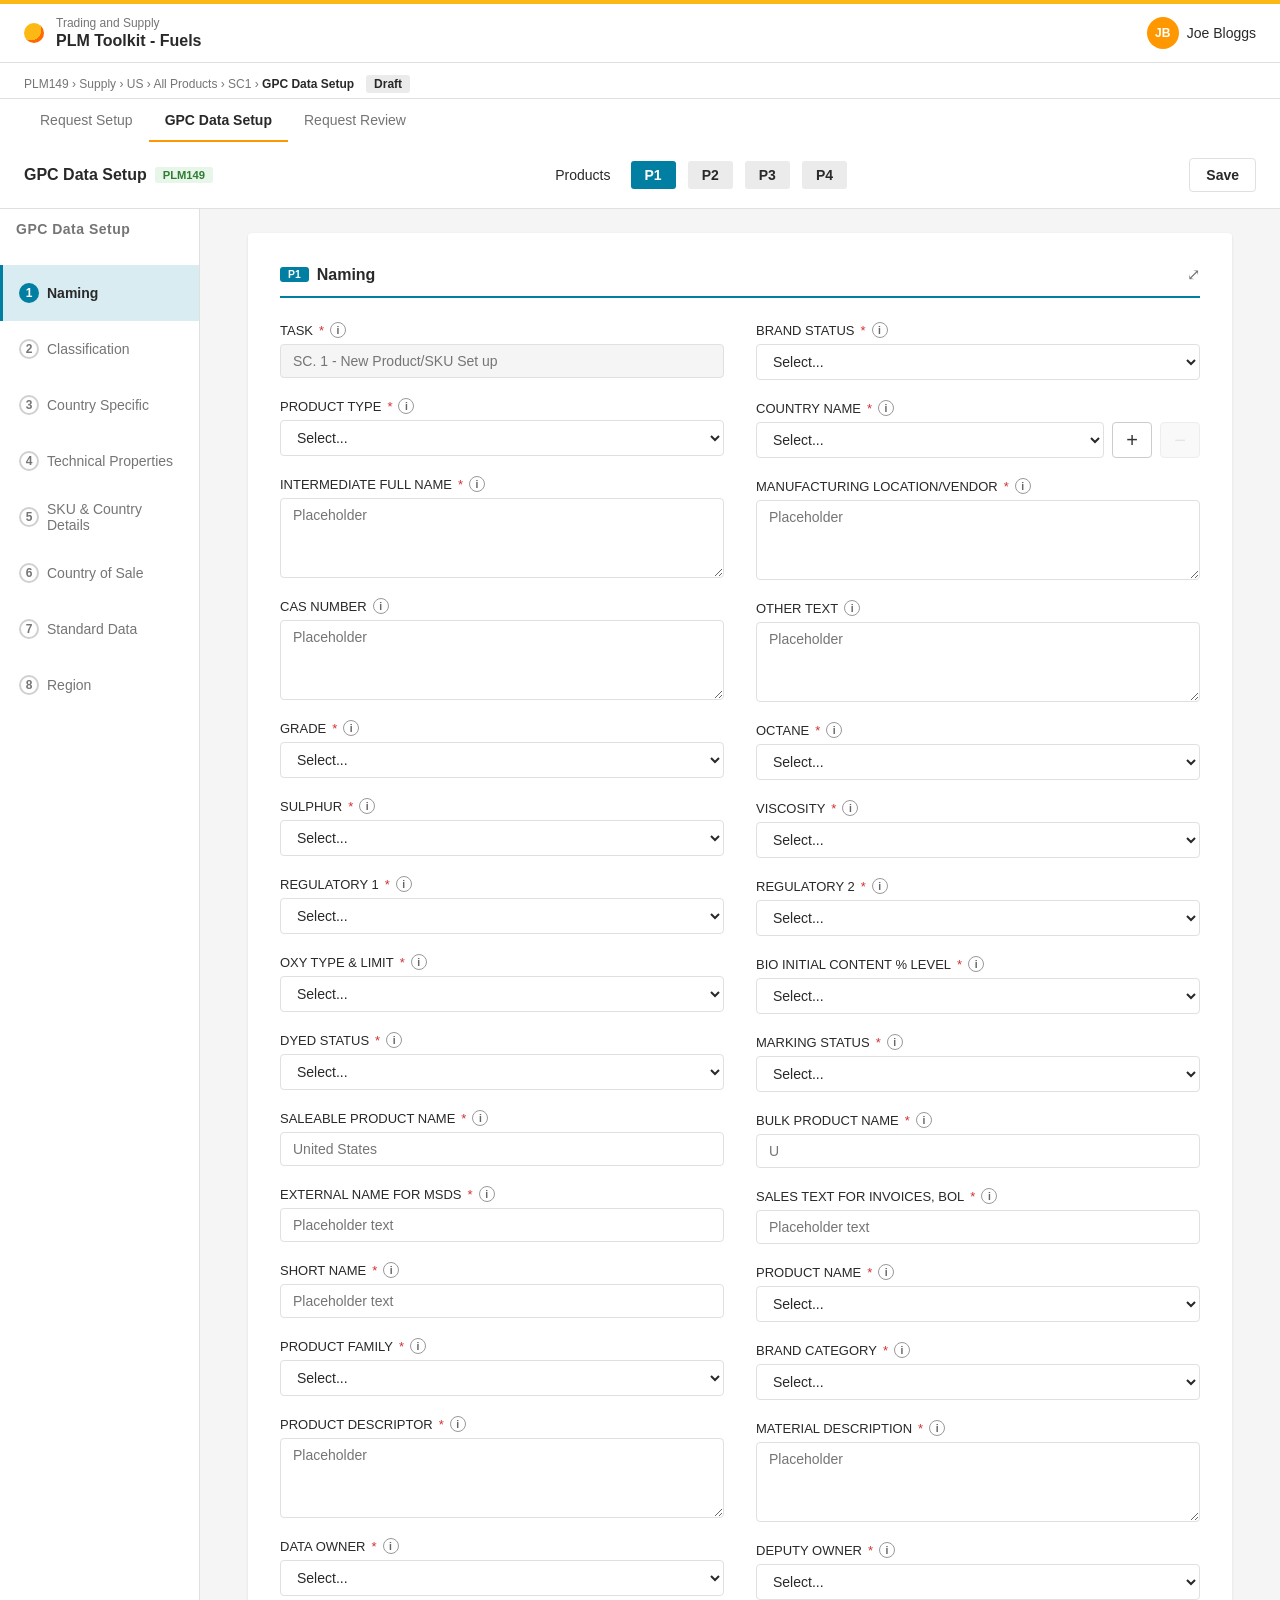
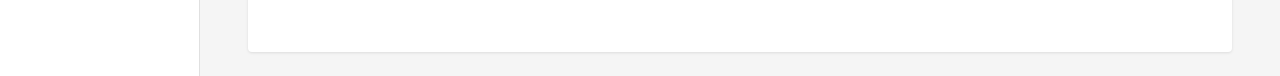
<file: plm149-prototype.html>
<!DOCTYPE html>
<!-- Cache bust: 2026-07-06T14:59:00Z -->
<html lang="en">
<head>
  <meta charset="UTF-8" />
  <meta name="viewport" content="width=device-width, initial-scale=1.0" />
  <title>PLM149 GPC Data Setup</title>
  <link rel="stylesheet" href="styles.css" />
  <style>
    /* Import Shell Design System */
    body {
      margin: 0;
      padding: 0;
    }

    .accent-bar {
      height: 4px;
      background: var(--shell-yellow);
    }

    /* Top Bar */
    .top-bar {
      display: flex;
      align-items: center;
      justify-content: space-between;
      padding: 12px 24px;
      background: white;
      border-bottom: 1px solid var(--border);
      position: sticky;
      top: 0;
      z-index: 200;
    }

    .top-bar-left {
      display: flex;
      align-items: center;
      gap: 12px;
    }

    .app-logo {
      font-size: 1.5rem;
    }

    .pecten-mark {
      width: 20px;
      height: 20px;
      border-radius: 50%;
      background: radial-gradient(circle at 35% 35%, #fcb813 0 56%, #ff6900 57% 100%);
      flex-shrink: 0;
    }

    .app-info {
      display: flex;
      flex-direction: column;
      gap: 2px;
    }

    .app-category {
      font-size: 0.75rem;
      color: var(--text-tertiary);
      font-weight: 500;
    }

    .app-title {
      font-size: 1rem;
      font-weight: 600;
      color: var(--text-primary);
    }

    .top-bar-right {
      display: flex;
      align-items: center;
      gap: 16px;
    }

    .top-bar-btn {
      background: none;
      border: none;
      cursor: pointer;
      font-size: 1rem;
      color: var(--text-secondary);
    }

    .user-profile {
      display: flex;
      align-items: center;
      gap: 8px;
      font-size: 0.875rem;
      color: var(--text-primary);
    }

    .user-avatar {
      width: 32px;
      height: 32px;
      border-radius: 50%;
      background: #ff9800;
      color: white;
      display: flex;
      align-items: center;
      justify-content: center;
      font-size: 0.75rem;
      font-weight: 600;
    }

    /* Breadcrumb & Status */
    .header-meta {
      height: 36px;
      padding: 12px 24px;
      background: white;
      border-bottom: 1px solid var(--border);
      position: sticky;
      top: 56px;
      z-index: 199;
    }

    .breadcrumb {
      display: flex;
      align-items: center;
      gap: 12px;
      font-size: 12px;
      color: var(--text-secondary);
    }

    .breadcrumb-path {
      display: flex;
      align-items: center;
      gap: 4px;
    }

    .breadcrumb-final {
      font-weight: 700;
      color: #292929;
    }

    .status-badge {
      padding: 2px 8px;
      background: var(--background-muted);
      color: var(--text-primary);
      border-radius: 3px;
      font-size: 0.75rem;
      font-weight: 600;
    }

    /* Tab Navigation */
    .tab-navigation {
      display: flex;
      gap: 0;
      padding: 0 24px;
      background: white;
      border-bottom: 1px solid var(--border);
      position: sticky;
      top: 100px;
      z-index: 198;
    }

    .tab-btn {
      padding: 12px 16px;
      background: none;
      border: none;
      border-bottom: 2px solid transparent;
      cursor: pointer;
      color: var(--text-secondary);
      font-size: 0.875rem;
      font-weight: 500;
      transition: all 0.2s;
    }

    .tab-btn:hover {
      color: var(--text-primary);
    }

    .tab-btn.active {
      color: var(--text-primary);
      border-bottom-color: #ff9800;
      font-weight: 600;
    }

    /* Form Header Sticky */
    .form-header-sticky {
      display: flex;
      align-items: center;
      justify-content: space-between;
      padding: 16px 24px;
      background: white;
      border-bottom: 1px solid var(--border);
      position: sticky;
      top: 92px;
      z-index: 198;
      width: 100%;
    }

    .form-header-left {
      display: flex;
      align-items: center;
      gap: 8px;
      min-width: auto;
    }

    .form-header-left h1 {
      margin: 0;
      font-size: 1rem;
      font-weight: 600;
      color: var(--text-primary);
      white-space: nowrap;
    }

    .plm-badge {
      padding: 2px 8px;
      background: #e8f5e9;
      color: #2e7d32;
      border-radius: 3px;
      font-size: 0.7rem;
      font-weight: 700;
    }

    .form-header-center {
      display: flex;
      align-items: center;
      gap: 12px;
      flex: 1;
      justify-content: center;
      margin: 0 auto;
    }

    .product-label {
      font-size: 0.875rem;
      color: var(--text-primary);
      font-weight: 500;
      margin-right: 8px;
    }

    .product-btn {
      padding: 6px 14px;
      background: var(--background-muted);
      border: none;
      border-radius: 3px;
      font-size: 0.875rem;
      font-weight: 600;
      cursor: pointer;
      color: var(--text-primary);
      transition: all 0.2s;
    }

    .product-btn.active {
      background: #007fa2;
      color: white;
    }

    .product-btn:hover {
      background: #007fa2;
      color: white;
    }

    .form-header-right {
      min-width: auto;
      text-align: right;
      flex-shrink: 0;
    }

    .btn-save {
      padding: 8px 16px;
      background: white;
      border: 1px solid var(--border);
      border-radius: 4px;
      font-size: 0.875rem;
      font-weight: 600;
      cursor: pointer;
      color: var(--text-primary);
      transition: background 0.2s;
    }

    .btn-save:hover {
      background: var(--background-muted);
    }

    /* Content Area */
    .p1-badge {
      display: inline-flex;
      padding: 2px 8px;
      background: #007fa2;
      color: white;
      border-radius: 3px;
      font-size: 0.65rem;
      font-weight: 700;
    }

    .section-expand-btn {
      background: none;
      border: none;
      color: var(--text-secondary);
      cursor: pointer;
      font-size: 1rem;
    }

    /* Content Area */
    .page-container {
      display: flex;
      min-height: calc(100vh - 134px);
      background: #f5f5f5;
      width: 100%;
      position: relative;
      z-index: 1;
      margin: 0;
      padding: 0;
    }

    .sidebar {
      width: 200px;
      background: white;
      border-right: 1px solid var(--border);
      padding: 0;
      overflow-y: auto;
      z-index: 1;
      margin: 0;
    }

    .sidebar-section {
      margin-bottom: 0;
      padding: 16px 0 0 0;
    }

    .sidebar-section:first-child {
      padding-top: 0;
    }

    .sidebar-title {
      padding: 12px 16px 4px 16px;
      font-size: 0.75rem;
      font-weight: 600;
      color: var(--text-tertiary);
      text-transform: uppercase;
      letter-spacing: 0.5px;
      margin: 0 0 4px 0;
    }

    .sidebar-item {
      display: flex;
      align-items: center;
      height: 56px;
      padding: 8px 16px;
      font-size: 0.875rem;
      color: var(--text-secondary);
      cursor: pointer;
      transition: background 0.2s;
      border-left: 3px solid transparent;
      margin: 0;
    }

    .sidebar-section:first-child .sidebar-item:first-child {
      padding-top: 12px;
    }

    .sidebar-item:hover {
      background: var(--background-muted);
    }

    .sidebar-item.active {
      background: rgba(0, 127, 162, 0.15);
      color: var(--text-primary);
      border-left-color: #007fa2;
      font-weight: 600;
    }

    .sidebar-item.active span:first-child {
      background: #007fa2;
      color: #ffffff;
      border: none;
    }

    .sidebar-item span:first-child {
      width: 20px;
      height: 20px;
      min-width: 20px;
      margin-right: 8px;
      font-weight: 600;
      color: var(--text-tertiary);
      border-radius: 50%;
      border: 2px solid #d0d0d0;
      display: flex;
      align-items: center;
      justify-content: center;
      font-size: 0.75rem;
    }

    .main-content {
      flex: 1;
      overflow-y: auto;
      width: 100%;
      background: #f5f5f5;
      display: flex;
      justify-content: center;
      align-items: flex-start;
      padding: 24px 48px;
    }

    /* Form Content */
    .form-content {
      width: 100%;
      padding: 32px;
      background: white;
      margin: 0;
      border-radius: 4px;
      box-shadow: 0 1px 3px rgba(0, 0, 0, 0.1);
    }

    .section-header {
      display: flex;
      justify-content: space-between;
      align-items: center;
      padding: 0 0 12px 0;
      margin-bottom: 24px;
      border-bottom: 2px solid #007fa2;
    }

    .section-header h2 {
      font-size: 1rem;
      font-weight: 600;
      margin: 0;
      color: var(--text-primary);
      display: flex;
      align-items: center;
      gap: 8px;
    }

    .p1-badge {
      display: inline-flex;
      padding: 2px 8px;
      background: #007fa2;
      color: white;
      border-radius: 3px;
      font-size: 0.65rem;
      font-weight: 700;
    }

    .section-expand-btn {
      background: none;
      border: none;
      color: var(--text-secondary);
      cursor: pointer;
      font-size: 1rem;
    }

    .form-grid {
      display: grid;
      grid-template-columns: repeat(2, 1fr);
      gap: 8px 32px !important;
      width: 100%;
    }

    .form-grid > div {
      min-width: 0;
    }

    .form-field {
      display: flex;
      flex-direction: column;
      margin-bottom: 20px;
    }



    .field-label {
      display: flex;
      align-items: center;
      gap: 6px;
      font-size: 0.8125rem;
      font-weight: 500;
      margin-bottom: 6px;
      color: var(--text-primary);
    }

    .required {
      color: #d32f2f;
    }

    .info-icon {
      display: inline-flex;
      align-items: center;
      justify-content: center;
      width: 16px;
      height: 16px;
      border-radius: 50%;
      background: transparent;
      border: 1px solid #999;
      color: #666;
      font-size: 0.65rem;
      font-weight: bold;
      cursor: help;
      flex-shrink: 0;
    }

    .form-control {
      padding: 8px 12px;
      border: 1px solid var(--border);
      border-radius: 4px;
      font-family: inherit;
      font-size: 0.875rem;
      color: var(--text-primary);
      background: white;
    }

    .form-control:focus {
      outline: none;
      border-color: #007fa2;
      box-shadow: 0 0 0 3px rgba(0, 127, 162, 0.1);
    }

    .form-control:disabled {
      background: #f5f5f5;
      cursor: not-allowed;
      color: var(--text-secondary);
    }

    select.form-control {
      width: 100%;
      padding: 8px 12px;
    }

    textarea.form-control {
      resize: vertical;
      min-height: 80px;
    }

    /* Composition Table */
    .composition-table {
      width: 100%;
      border-collapse: collapse;
      background: white;
      border: 1px solid #e0e0e0;
      border-radius: 4px;
      overflow: hidden;
      font-size: 0.875rem;
    }

    .composition-table thead {
      background: #f5f5f5;
      border-bottom: 1px solid #e0e0e0;
    }

    .composition-table th {
      padding: 12px;
      text-align: left;
      font-weight: 600;
      color: var(--text-primary);
      border-right: 1px solid #e0e0e0;
    }

    .composition-table th:last-child {
      border-right: none;
    }

    .composition-table td {
      padding: 12px;
      border-right: 1px solid #e0e0e0;
      border-bottom: 1px solid #e0e0e0;
    }

    .composition-table td:last-child {
      border-right: none;
    }

    .composition-table tbody tr:last-child td {
      border-bottom: none;
    }

    .composition-table input.form-control {
      width: 100%;
      padding: 6px 8px;
      border: 1px solid #e0e0e0;
      border-radius: 2px;
      font-size: 0.875rem;
    }

    .composition-table input.form-control:focus {
      outline: none;
      border-color: #007fa2;
      box-shadow: 0 0 0 3px rgba(0, 127, 162, 0.1);
    }

    .composition-table .add-row {
      background: #f9f9f9;
    }

    .action-cell {
      text-align: center;
      padding: 12px 6px;
    }

    .delete-row-btn {
      background: none;
      border: 1.5px solid #757575;
      border-radius: 50%;
      color: #757575;
      font-size: 0.65rem;
      font-weight: 600;
      cursor: pointer;
      width: 20px;
      height: 20px;
      padding: 0;
      line-height: 20px;
      text-align: center;
      transition: all 0.2s ease;
    }

    .delete-row-btn:hover {
      background: #f5f5f5;
      border-color: #424242;
      color: #424242;
    }

    .delete-row-btn:active {
      background: #e8e8e8;
    }

    button.add-ingredient-btn {
      width: 100%;
      padding: 10px 12px;
      background: white;
      border: 1px dashed #007fa2;
      border-radius: 3px;
      color: #007fa2;
      font-weight: 600;
      cursor: pointer;
      font-size: 0.875rem;
      transition: all 0.2s;
    }

    button.add-ingredient-btn:hover {
      background: #f0f8fc;
      border-style: solid;
    }

    button.add-constituent-btn {
      width: 100%;
      padding: 10px 12px;
      background: white;
      border: 1px dashed #007fa2;
      border-radius: 3px;
      color: #007fa2;
      font-weight: 600;
      cursor: pointer;
      font-size: 0.875rem;
      transition: all 0.2s;
    }

    button.add-constituent-btn:hover {
      background: #f0f8fc;
      border-style: solid;
    }

    .field-with-buttons {
      display: flex;
      gap: 8px;
      align-items: flex-start;
      width: 100%;
    }

    .field-with-buttons .form-control {
      flex: 1;
    }

    .field-buttons {
      display: flex;
      flex-direction: row;
      gap: 8px;
      flex-shrink: 0;
      align-items: center;
    }

    button.add-field-btn,
    button.remove-field-btn {
      width: 40px;
      height: 100%;
      min-height: 36px;
      padding: 0;
      background: white;
      border: 1px solid #ccc;
      border-radius: 4px;
      color: #333;
      font-weight: 300;
      font-size: 1.25rem;
      cursor: pointer;
      transition: all 0.2s;
      display: flex;
      align-items: center;
      justify-content: center;
      flex-shrink: 0;
    }

    button.add-field-btn:hover,
    button.remove-field-btn:hover {
      background: #f5f5f5;
      border-color: #999;
    }

    button.add-field-btn:active,
    button.remove-field-btn:active {
      background: #e8e8e8;
    }

    button.remove-field-btn:disabled {
      background: #f5f5f5;
      border-color: #ddd;
      color: #ccc;
      cursor: not-allowed;
      opacity: 0.5;
    }

    button.remove-field-btn:disabled:hover {
      background: #f5f5f5;
      border-color: #ddd;
    }

    .country-rows-container {
      display: flex;
      flex-direction: column;
      gap: 12px;
    }

    .country-row {
      display: flex;
      gap: 8px;
      align-items: stretch;
      width: 100%;
    }

    .country-row .form-control {
      flex: 1;
    }
  </style>
</head>
<body>
  <div class="accent-bar"></div>

  <!-- Top Bar -->
  <div class="top-bar">
    <div class="top-bar-left">
      <div class="pecten-mark"></div>
      <div class="app-info">
        <div class="app-category">Trading and Supply</div>
        <div class="app-title">PLM Toolkit - Fuels</div>
      </div>
    </div>
    <div class="top-bar-right">
      <div class="user-profile">
        <div class="user-avatar">JB</div>
        <span>Joe Bloggs</span>
      </div>
    </div>
  </div>

  <!-- Breadcrumb & Status -->
  <div class="header-meta">
    <div class="breadcrumb">
      <div class="breadcrumb-path">
        <span>PLM149 › Supply › US › All Products › SC1 › <span class="breadcrumb-final">GPC Data Setup</span></span>
      </div>
      <span class="status-badge">Draft</span>
    </div>
  </div>

  <!-- Tab Navigation -->
  <div class="tab-navigation">
    <button class="tab-btn">Request Setup</button>
    <button class="tab-btn active">GPC Data Setup</button>
    <button class="tab-btn">Request Review</button>
  </div>

  <!-- Form Header -->
  <div class="form-header-sticky">
    <div class="form-header-left">
      <h1>GPC Data Setup</h1>
      <span class="plm-badge">PLM149</span>
    </div>
    <div class="form-header-center">
      <span class="product-label">Products</span>
      <button class="product-btn active">P1</button>
      <button class="product-btn">P2</button>
      <button class="product-btn">P3</button>
      <button class="product-btn">P4</button>
    </div>
    <div class="form-header-right">
      <button class="btn-save">Save</button>
    </div>
  </div>

  <!-- Page Container with Sidebar -->
  <div class="page-container">
    <!-- Sidebar -->
    <div class="sidebar">
      <div class="sidebar-section">
        <div class="sidebar-title" style="padding: 12px 16px 8px 16px; font-size: 0.875rem; font-weight: 600; text-transform: none;">GPC Data Setup</div>
      </div>

      <div class="sidebar-section">
        <div class="sidebar-item active">
          <span>1</span>
          <span>Naming</span>
        </div>
        <div class="sidebar-item">
          <span>2</span>
          <span>Classification</span>
        </div>
        <div class="sidebar-item">
          <span>3</span>
          <span>Country Specific</span>
        </div>
        <div class="sidebar-item">
          <span>4</span>
          <span>Technical Properties</span>
        </div>
        <div class="sidebar-item">
          <span>5</span>
          <span>SKU & Country Details</span>
        </div>
        <div class="sidebar-item">
          <span>6</span>
          <span>Country of Sale</span>
        </div>
        <div class="sidebar-item">
          <span>7</span>
          <span>Standard Data</span>
        </div>
        <div class="sidebar-item">
          <span>8</span>
          <span>Region</span>
        </div>
      </div>
    </div>

    <!-- Main Content -->
    <div class="main-content">
      <!-- Form Content -->
      <div class="form-content">
        <!-- Naming Section -->
        <div id="section-naming" class="form-section">
          <div class="section-header">
            <h2><span class="p1-badge">P1</span>Naming</h2>
            <button class="section-expand-btn">⤢</button>
          </div>

          <div class="form-grid">
          <!-- Left Column -->
          <div>
            <div class="form-field">
              <label class="field-label">
                TASK <span class="required">*</span>
                <span class="info-icon">i</span>
              </label>
              <input type="text" class="form-control" placeholder="SC. 1 - New Product/SKU Set up" disabled />
            </div>

            <div class="form-field">
              <label class="field-label">
                PRODUCT TYPE <span class="required">*</span>
                <span class="info-icon">i</span>
              </label>
              <select class="form-control">
                <option>Select...</option>
                <option>AGO</option>
                <option>AVG</option>
                <option>BTL</option>
                <option>CNG</option>
                <option>CTL</option>
                <option>DHO</option>
                <option>DPK</option>
                <option>ETOH</option>
                <option>FAME</option>
                <option>GTL</option>
                <option>H2</option>
                <option>HVO</option>
                <option>IGO</option>
                <option>JET</option>
                <option>KER</option>
                <option>LNG</option>
                <option>LPG</option>
                <option>MFO</option>
                <option>MGO</option>
                <option>RFO</option>
                <option>RNG</option>
                <option>ULG</option>
                <option>XTL</option>
                <option>ALK</option>
                <option>BFED</option>
                <option>BSOIL</option>
                <option>BTEX</option>
                <option>BZHC</option>
                <option>C1</option>
                <option>C2</option>
                <option>C2E</option>
                <option>C3</option>
                <option>C3E</option>
                <option>C4</option>
                <option>C4E</option>
                <option>CHEM</option>
                <option>COGO</option>
                <option>COKE</option>
                <option>CUT</option>
                <option>DME</option>
                <option>E85</option>
                <option>ETBE</option>
                <option>FCCG</option>
                <option>FO</option>
                <option>GO</option>
                <option>HCCG</option>
                <option>HCO</option>
                <option>HDRD</option>
                <option>HGO</option>
                <option>HOMC</option>
                <option>ISOM</option>
                <option>LCCG</option>
                <option>LCO</option>
                <option>LGO</option>
                <option>LLCO</option>
                <option>LR</option>
                <option>MEOH</option>
                <option>MTBE</option>
                <option>NAPH</option>
                <option>PYGAS</option>
                <option>RAF</option>
                <option>REFM</option>
                <option>RFYG</option>
                <option>SLOPS</option>
                <option>SLURRY</option>
                <option>SULPH</option>
                <option>TRMIX</option>
                <option>VGO</option>
                <option>VO</option>
                <option>VRES</option>
                <option>VSBR</option>
                <option>WAX</option>
                <option>XOM</option>
                <option>PVN</option>
                <option>HPN</option>
                <option>IND</option>
                <option>OXD</option>
                <option>COA</option>
                <option>FLX</option>
                <option>SYN</option>
                <option>PMB</option>
                <option>SWEET</option>
                <option>SOUR</option>
                <option>SYNTH</option>
              </select>
            </div>

            <div class="form-field">
              <label class="field-label">
                INTERMEDIATE FULL NAME <span class="required">*</span>
                <span class="info-icon">i</span>
              </label>
              <textarea class="form-control" placeholder="Placeholder"></textarea>
            </div>

            <div class="form-field">
              <label class="field-label">
                CAS NUMBER
                <span class="info-icon">i</span>
              </label>
              <textarea class="form-control" placeholder="Placeholder"></textarea>
            </div>

            <div class="form-field">
              <label class="field-label">
                GRADE <span class="required">*</span>
                <span class="info-icon">i</span>
              </label>
              <select class="form-control">
                <option>Select...</option>
                <option>RUL</option>
                <option>MUL</option>
                <option>PUL</option>
              </select>
            </div>

            <div class="form-field">
              <label class="field-label">
                SULPHUR <span class="required">*</span>
                <span class="info-icon">i</span>
              </label>
              <select class="form-control">
                <option>Select...</option>
                <option>5ppmS</option>
                <option>10ppmS</option>
                <option>15ppmS</option>
                <option>50ppmS</option>
                <option>80ppmS</option>
                <option>150ppmS</option>
                <option>500ppmS</option>
                <option>1000ppmS</option>
                <option>0.15%S</option>
                <option>0.18%S</option>
                <option>0.20%S</option>
                <option>0.25%S</option>
                <option>0.30%S</option>
                <option>0.50%S</option>
                <option>0.7%S</option>
                <option>0.75%S</option>
                <option>0.8%S</option>
                <option>0.9%S</option>
                <option>1.0%S</option>
                <option>1.5%S</option>
                <option>2.0%S</option>
                <option>2.5%S</option>
                <option>3.0%S</option>
                <option>4.0%S</option>
                <option>4.5%S</option>
                <option>5.0%S</option>
              </select>
            </div>

            <div class="form-field">
              <label class="field-label">
                REGULATORY 1 <span class="required">*</span>
                <span class="info-icon">i</span>
              </label>
              <select class="form-control">
                <option>Select...</option>
                <option>VOC</option>
                <option>VOC1</option>
                <option>VOC2</option>
                <option>NVOC</option>
                <option>RVP7.0</option>
                <option>RVP7.2</option>
                <option>RVP>7.8</option>
                <option>RVP7.8</option>
                <option>RVP8.0</option>
                <option>RVP8.8</option>
                <option>RVP9.0</option>
                <option>HVP</option>
              </select>
            </div>

            <div class="form-field">
              <label class="field-label">
                OXY TYPE & LIMIT <span class="required">*</span>
                <span class="info-icon">i</span>
              </label>
              <select class="form-control">
                <option>Select...</option>
                <option>Ether 0.0-0.05</option>
                <option>Ether 0.0-2.7</option>
                <option>Ether 1.5-2.7</option>
                <option>Ether 1.8-2.7</option>
                <option>Ether 2.7-2.9</option>
                <option>EtOH 2.0-2.6</option>
                <option>EtOH 2.7-3.4</option>
                <option>EtOH 3.5-4.0</option>
                <option>AnyOxy 2.0Min</option>
              </select>
            </div>

            <div class="form-field">
              <label class="field-label">
                DYED STATUS <span class="required">*</span>
                <span class="info-icon">i</span>
              </label>
              <select class="form-control">
                <option>Select...</option>
                <option>Dye</option>
                <option>Udy</option>
              </select>
            </div>

            <div class="form-field">
              <label class="field-label">
                SALEABLE PRODUCT NAME <span class="required">*</span>
                <span class="info-icon">i</span>
              </label>
              <input type="text" class="form-control" placeholder="United States" />
            </div>

            <div class="form-field">
              <label class="field-label">
                EXTERNAL NAME FOR MSDS <span class="required">*</span>
                <span class="info-icon">i</span>
              </label>
              <input type="text" class="form-control" placeholder="Placeholder text" />
            </div>

            <div class="form-field">
              <label class="field-label">
                SHORT NAME <span class="required">*</span>
                <span class="info-icon">i</span>
              </label>
              <input type="text" class="form-control" placeholder="Placeholder text" />
            </div>

            <div class="form-field">
              <label class="field-label">
                PRODUCT FAMILY <span class="required">*</span>
                <span class="info-icon">i</span>
              </label>
              <select class="form-control">
                <option>Select...</option>
                <option>Active Clean Technology</option>
                <option>Aerojet</option>
                <option>Bituseal</option>
                <option>Caribit</option>
                <option>Cariphalte</option>
                <option>Caritop</option>
                <option>Diesel Extra</option>
                <option>Factory Fill - Generic Fuels</option>
                <option>Flintkote</option>
                <option>FreshAir</option>
                <option>Fuel Economy</option>
                <option>FuelSave</option>
                <option>Generic Products (Fuels)</option>
                <option>Generic Products (LPG)</option>
                <option>Mellowphalt</option>
                <option>Mexphalte</option>
                <option>Multiphalte</option>
                <option>Pura</option>
                <option>Shell</option>
                <option>Shell GTL Fuel</option>
                <option>Shell Racing Fuels</option>
                <option>Spramex</option>
                <option>Spramul</option>
                <option>Thermo</option>
                <option>Third Party Branded</option>
                <option>Tixophalte</option>
                <option>Unbranded NOT SOLD</option>
                <option>Unbranded Products (Bitumen)</option>
                <option>Unbranded Products (Fuels)</option>
                <option>Unleaded Extra</option>
                <option>V-Power</option>
                <option>V-Power Racing</option>
              </select>
            </div>

            <div class="form-field">
              <label class="field-label">
                PRODUCT DESCRIPTOR <span class="required">*</span>
                <span class="info-icon">i</span>
              </label>
              <textarea class="form-control" placeholder="Placeholder"></textarea>
            </div>

            <div class="form-field">
              <label class="field-label">
                DATA OWNER <span class="required">*</span>
                <span class="info-icon">i</span>
              </label>
              <select class="form-control">
                <option>Select...</option>
                <option>Barre, Yasmin</option>
                <option>Dolinska, Monika J</option>
                <option>Kelly, Frances</option>
                <option>Mengwasser, John H</option>
                <option>Munsterman, Erwin H</option>
                <option>O Breham, Gandalf</option>
                <option>Plonka, Marta M</option>
                <option>Son, Edward E</option>
                <option>Szablicka, Monika</option>
                <option>Smith, Alastair G</option>
              </select>
            </div>
          </div>

          <!-- Right Column -->
          <div>
            <div class="form-field">
              <label class="field-label">
                BRAND STATUS <span class="required">*</span>
                <span class="info-icon">i</span>
              </label>
              <select class="form-control">
                <option>Select...</option>
                <option>BF</option>
                <option>SH</option>
                <option>SB</option>
                <option>TP</option>
                <option>GN</option>
                <option>BR</option>
                <option>SS</option>
                <option>NGM</option>
                <option>UB</option>
                <option>NP</option>
                <option>ADD</option>
                <option>MRK</option>
                <option>DYE</option>
                <option>INT</option>
                <option>CRU</option>
                <option>CON</option>
              </select>
            </div>

            <div class="form-field">
              <label class="field-label">
                COUNTRY NAME <span class="required">*</span>
                <span class="info-icon">i</span>
              </label>
              <div class="country-rows-container" id="countryRowsContainer">
                <div class="country-row">
                  <select class="form-control country-select">
                    <option>Select...</option>
                    <option>EU</option>
                    <option>Global, Not US</option>
                    <option>Global</option>
                    <option>Afghanistan</option>
                    <option>Albania</option>
                    <option>Algeria</option>
                    <option>American Samoa</option>
                    <option>Andorra</option>
                    <option>Angola</option>
                    <option>Anguilla</option>
                    <option>Antarctica</option>
                    <option>Antigua and Barbuda</option>
                    <option>Argentina</option>
                    <option>Armenia</option>
                    <option>Aruba</option>
                    <option>Australia</option>
                    <option>Austria</option>
                    <option>Azerbaijan</option>
                    <option>Bahamas</option>
                    <option>Bahrain</option>
                    <option>Bangladesh</option>
                    <option>Barbados</option>
                    <option>Belarus</option>
                    <option>Belgium</option>
                    <option>Belize</option>
                    <option>Benin</option>
                    <option>Bermuda</option>
                    <option>Bhutan</option>
                    <option>Bolivia</option>
                    <option>Bosnia and Herzegovina</option>
                    <option>Botswana</option>
                    <option>Bouvet Island</option>
                    <option>Brazil</option>
                    <option>British Indian Ocean Territory</option>
                    <option>British Virgin Islands</option>
                    <option>Brunei Darussalam</option>
                    <option>Bulgaria</option>
                    <option>Burkina Faso</option>
                    <option>Burundi</option>
                    <option>Cambodia</option>
                    <option>Cameroon</option>
                    <option>Canada</option>
                    <option>Cape Verde</option>
                    <option>Cayman Islands</option>
                    <option>Central African Republic</option>
                    <option>Chad</option>
                    <option>Chile</option>
                    <option>China</option>
                    <option>Christmas Island</option>
                    <option>Cocos (Keeling) Islands</option>
                    <option>Colombia</option>
                    <option>Comoros</option>
                    <option>Congo</option>
                    <option>Congo, Democratic Republic</option>
                    <option>Cook Islands</option>
                    <option>Costa Rica</option>
                    <option>Cote D'Ivoire (Ivory Coast)</option>
                    <option>Croatia</option>
                    <option>Cuba</option>
                    <option>Cyprus</option>
                    <option>Czech Republic</option>
                    <option>Czechoslovakia</option>
                    <option>Denmark</option>
                    <option>Djibouti</option>
                    <option>Dominica</option>
                    <option>Dominican Republic</option>
                    <option>East Germany</option>
                    <option>Eastern Europe</option>
                    <option>Ecuador</option>
                    <option>Egypt</option>
                    <option>El Salvador</option>
                    <option>Equatorial Guinea</option>
                    <option>Eritrea</option>
                    <option>Estonia</option>
                    <option>Ethiopia</option>
                    <option>Falkland Islands</option>
                    <option>Faroe Islands</option>
                    <option>Fiji</option>
                    <option>Finland</option>
                    <option>Former Soviet Union</option>
                    <option>Former Yugoslavia</option>
                    <option>France</option>
                    <option>French Guiana</option>
                    <option>French Polynesia</option>
                    <option>French Southern Territories</option>
                    <option>Gabon</option>
                    <option>Gambia</option>
                    <option>Georgia</option>
                    <option>Germany</option>
                    <option>Ghana</option>
                    <option>Gibraltar</option>
                    <option>Greece</option>
                    <option>Greenland</option>
                    <option>Grenada</option>
                    <option>Guadeloupe</option>
                    <option>Guam</option>
                    <option>Guatemala</option>
                    <option>Guernsey</option>
                    <option>Guinea</option>
                    <option>Guinea-Bissau</option>
                    <option>Guyana</option>
                    <option>Haiti</option>
                    <option>Heard and McDonald Islands</option>
                    <option>Honduras</option>
                    <option>Hong Kong</option>
                    <option>Hungary</option>
                    <option>Iceland</option>
                    <option>India</option>
                    <option>Indonesia</option>
                    <option>Iran</option>
                    <option>Iraq</option>
                    <option>Ireland</option>
                    <option>Isle of Man</option>
                    <option>Israel</option>
                    <option>Italy</option>
                    <option>Jamaica</option>
                    <option>Japan</option>
                    <option>Jersey</option>
                    <option>Jordan</option>
                    <option>Kazakhstan</option>
                    <option>Kenya</option>
                    <option>Kiribati</option>
                    <option>Korea (North)</option>
                    <option>Korea (South)</option>
                    <option>Kuwait</option>
                    <option>Kyrgyzstan</option>
                    <option>Laos</option>
                    <option>Latvia</option>
                    <option>Lebanon</option>
                    <option>Lesotho</option>
                    <option>Liberia</option>
                    <option>Libya</option>
                    <option>Liechtenstein</option>
                    <option>Lithuania</option>
                    <option>Luxembourg</option>
                    <option>Macau</option>
                    <option>Macedonia</option>
                    <option>Madagascar</option>
                    <option>Malawi</option>
                    <option>Malaysia</option>
                    <option>Maldives</option>
                    <option>Mali</option>
                    <option>Malta</option>
                    <option>Martinique</option>
                    <option>Mauritania</option>
                    <option>Mauritius</option>
                    <option>Mayotte</option>
                    <option>Mexico</option>
                    <option>Micronesia</option>
                    <option>Moldova</option>
                    <option>Monaco</option>
                    <option>Mongolia</option>
                    <option>Montserrat</option>
                    <option>Morocco</option>
                    <option>Mozambique</option>
                    <option>Myanmar</option>
                    <option>Namibia</option>
                    <option>Nauru</option>
                    <option>Nepal</option>
                    <option>Netherlands</option>
                    <option>Netherlands Antilles</option>
                    <option>Neutral Zone</option>
                    <option>New Caledonia</option>
                    <option>New Zealand</option>
                    <option>Nicaragua</option>
                    <option>Niger</option>
                    <option>Nigeria</option>
                    <option>Niue</option>
                    <option>Norfolk Island</option>
                    <option>Northern Mariana Islands</option>
                    <option>Norway</option>
                    <option>Oman</option>
                    <option>Pakistan</option>
                    <option>Palau</option>
                    <option>Panama</option>
                    <option>Papua New Guinea</option>
                    <option>Paraguay</option>
                    <option>Peoples's Democratic Rebulic of Laos</option>
                    <option>Peru</option>
                    <option>Philippines</option>
                    <option>Pitcairn Island</option>
                    <option>Poland</option>
                    <option>Portugal</option>
                    <option>Puerto Rico</option>
                    <option>Qatar</option>
                    <option>Republic of Korea</option>
                    <option>Republic of Moldova</option>
                    <option>Reunion</option>
                    <option>Romania</option>
                    <option>Russian Federation</option>
                    <option>Rwanda</option>
                    <option>Saint Helena</option>
                    <option>Samoa</option>
                    <option>Sao Tome and Principe</option>
                    <option>Saudi Arabia</option>
                    <option>Senegal</option>
                    <option>Seychelles</option>
                    <option>Sierra Leone</option>
                    <option>Singapore</option>
                    <option>Slovakia</option>
                    <option>Slovenia</option>
                    <option>Solomon Islands</option>
                    <option>Somalia</option>
                    <option>South Africa</option>
                    <option>South Georgia and The South Sandwich Islands</option>
                    <option>Spain</option>
                    <option>Sri Lanka</option>
                    <option>St. Kitts and Nevis</option>
                    <option>St. Lucia</option>
                    <option>St. Pierre and Miquelon</option>
                    <option>St. Vincent and The Grenadines</option>
                    <option>Sudan</option>
                    <option>Suriname</option>
                    <option>Svalbard and Jan Mayen</option>
                    <option>Swaziland</option>
                    <option>Sweden</option>
                    <option>Switzerland</option>
                    <option>Syrian Arab Republic</option>
                    <option>Taiwan, Province Of China</option>
                    <option>Tajikistan</option>
                    <option>Thailand</option>
                    <option>The Former Yugoslav Republic of Macedonia</option>
                    <option>Togo</option>
                    <option>Tokelau</option>
                    <option>Tonga</option>
                    <option>Trinidad and Tobago</option>
                    <option>Tunisia</option>
                    <option>Turkey</option>
                    <option>Turkmenistan</option>
                    <option>Tuvalu</option>
                    <option>Uganda</option>
                    <option>Ukraine</option>
                    <option>United Arab Emirates</option>
                    <option>United Kingdom</option>
                    <option>United Republic of Tanzania</option>
                    <option>United States</option>
                    <option>United States Minor Outlying Islands</option>
                    <option>Uruguay</option>
                    <option>US Virgin Islands</option>
                    <option>Uzbekistan</option>
                    <option>Vanuatu</option>
                    <option>Venezuela</option>
                    <option>Vietnam</option>
                    <option>Wallis and Fortuna Islands</option>
                    <option>Western Sahara</option>
                    <option>Yemen</option>
                    <option>Zambia</option>
                    <option>Zimbabwe</option>
                  </select>
                  <div class="field-buttons">
                    <button type="button" class="add-field-btn" title="Add field">+</button>
                    <button type="button" class="remove-field-btn" title="Remove field" disabled>−</button>
                  </div>
                </div>
              </div>
            </div>

            <div class="form-field">
              <label class="field-label">
                MANUFACTURING LOCATION/VENDOR <span class="required">*</span>
                <span class="info-icon">i</span>
              </label>
              <textarea class="form-control" placeholder="Placeholder"></textarea>
            </div>

            <div class="form-field">
              <label class="field-label">
                OTHER TEXT
                <span class="info-icon">i</span>
              </label>
              <textarea class="form-control" placeholder="Placeholder"></textarea>
            </div>

            <div class="form-field">
              <label class="field-label">
                OCTANE <span class="required">*</span>
                <span class="info-icon">i</span>
              </label>
              <select class="form-control">
                <option>Select...</option>
                <option>83.5</option>
                <option>85</option>
                <option>86</option>
                <option>87</option>
                <option>88</option>
                <option>89</option>
                <option>90</option>
                <option>91</option>
                <option>92</option>
                <option>93</option>
                <option>94</option>
                <option>95</option>
                <option>96</option>
                <option>97</option>
                <option>98</option>
                <option>99</option>
                <option>100</option>
                <option>101</option>
              </select>
            </div>

            <div class="form-field">
              <label class="field-label">
                VISCOSITY <span class="required">*</span>
                <span class="info-icon">i</span>
              </label>
              <select class="form-control">
                <option>Select...</option>
                <option>10</option>
                <option>20</option>
                <option>40</option>
                <option>100</option>
                <option>150</option>
                <option>180</option>
                <option>380</option>
                <option>400</option>
                <option>500</option>
                <option>600</option>
                <option>700</option>
              </select>
            </div>

            <div class="form-field">
              <label class="field-label">
                REGULATORY 2 <span class="required">*</span>
                <span class="info-icon">i</span>
              </label>
              <select class="form-control">
                <option>Select...</option>
                <option>Conv</option>
                <option>ConvOxy</option>
                <option>CBOB</option>
                <option>RFG</option>
                <option>RBOB</option>
                <option>CARB</option>
                <option>CARBOB</option>
                <option>AZRBOB</option>
                <option>CBG-AZ</option>
                <option>CBG-NV</option>
                <option>LVBOB</option>
              </select>
            </div>

            <div class="form-field">
              <label class="field-label">
                BIO INITIAL CONTENT % LEVEL <span class="required">*</span>
                <span class="info-icon">i</span>
              </label>
              <select class="form-control">
                <option>Select...</option>
                <option>0</option>
                <option>B0</option>
                <option>B0.5</option>
                <option>B1</option>
                <option>B1</option>
                <option>B10</option>
                <option>B2 3</option>
                <option>B3</option>
                <option>B4</option>
                <option>B5</option>
                <option>B20</option>
                <option>B30</option>
                <option>B35</option>
                <option>B40</option>
                <option>B50</option>
                <option>B6</option>
                <option>B7</option>
                <option>B8</option>
                <option>B9</option>
                <option>B99</option>
                <option>B100</option>
                <option>E0</option>
                <option>E10</option>
                <option>E12</option>
                <option>E15</option>
                <option>E20</option>
                <option>E5</option>
                <option>E7</option>
                <option>E85</option>
                <option>E100</option>
              </select>
            </div>

            <div class="form-field">
              <label class="field-label">
                MARKING STATUS <span class="required">*</span>
                <span class="info-icon">i</span>
              </label>
              <select class="form-control">
                <option>Select...</option>
                <option>Mkd</option>
                <option>Umk</option>
              </select>
            </div>

            <div class="form-field">
              <label class="field-label">
                BULK PRODUCT NAME <span class="required">*</span>
                <span class="info-icon">i</span>
              </label>
              <input type="text" class="form-control" placeholder="U" />
            </div>

            <div class="form-field">
              <label class="field-label">
                SALES TEXT FOR INVOICES, BOL <span class="required">*</span>
                <span class="info-icon">i</span>
              </label>
              <input type="text" class="form-control" placeholder="Placeholder text" />
            </div>

            <div class="form-field">
              <label class="field-label">
                PRODUCT NAME <span class="required">*</span>
                <span class="info-icon">i</span>
              </label>
              <select class="form-control">
                <option>Select...</option>
                <option>ACT</option>
                <option>AeroJet</option>
                <option>Asphalt Resurfacer</option>
                <option>AVCAT Military Aviation Kerosine</option>
                <option>AVTAG Military Aviation Kerosine</option>
                <option>AVTUR Military Aviation Kerosine</option>
                <option>Bitumen</option>
                <option>Bitumen Emulsion</option>
                <option>Bitumen Paints & Primer</option>
                <option>Bituseal</option>
                <option>Caribit</option>
                <option>Cariphalte</option>
                <option>Cariphalte DA</option>
                <option>Cariphalte DM</option>
                <option>Cariphalte Fuelsafe</option>
                <option>Cariphalte OPA</option>
                <option>Cariphalte PG</option>
                <option>Caritop CB</option>
                <option>Cutback</option>
                <option>Diesel Extra</option>
                <option>Diesoline</option>
                <option>Diesoline Ultra</option>
                <option>Dual Purpose Civil Aviation Kerosine</option>
                <option>Emulsion</option>
                <option>Factory Fill - Generic Fuels</option>
                <option>Flintkote</option>
                <option>Flintkote 3</option>
                <option>Flintkote 5</option>
                <option>Flintkote Aluminium</option>
                <option>Flintkote Colourflex</option>
                <option>Flintkote Decoralt</option>
                <option>Flintkote Hydroguard</option>
                <option>Flintkote Primer</option>
                <option>Flintkote Ultra</option>
                <option>FreshAir</option>
                <option>Fuel Economy Diesel (or FED)</option>
                <option>Fuel Economy Mogas (or FEM)</option>
                <option>FuelSave Diesel</option>
                <option>FuelSave Unleaded</option>
                <option>High Lead, High Octane Aviation Gasoline</option>
                <option>Jet A</option>
                <option>Jet A-1</option>
                <option>Jet B</option>
                <option>Lead Replacement Petrol</option>
                <option>LNG</option>
                <option>Local Marine Diesel Bunker</option>
                <option>Local Branded Products (Fuels)</option>
                <option>Local Marine High Sulphur RFO Bunker</option>
                <option>Local Marine Low Sulphur RFO Bunker</option>
                <option>Low Lead High Octane Aviation Gasoline</option>
                <option>Low Lead, Low Octane Aviation Gasoline</option>
                <option>LPG Generic</option>
                <option>Mellowphalt</option>
                <option>Mexphalte</option>
                <option>Mexphalte AM2</option>
                <option>Mexphalte C</option>
                <option>Mexphalte CP2</option>
                <option>Mexphalte Fuelsafe</option>
                <option>Mexphalte HVS</option>
                <option>Mexphalte P3</option>
                <option>Multiphalte</option>
                <option>Multiphalte HM</option>
                <option>No Brand</option>
                <option>NovaChip</option>
                <option>Other</option>
                <option>Pura</option>
                <option>Shell BioLNG</option>
                <option>Shell Butagas</option>
                <option>Shell Butagaz</option>
                <option>Shell Gas</option>
                <option>Shell GTL Fuel</option>
                <option>Shell GTL Fuel Alpine</option>
                <option>Shell GTL Fuel Heating</option>
                <option>Shell GTL Fuel Marine</option>
                <option>Shell GTL Fuel Off-Road</option>
                <option>Shell Indoor Kart Fuel</option>
                <option>Shell International Diesel Bunker</option>
                <option>Shell International RFO Bunker</option>
                <option>Shell LNG</option>
                <option>Shell Moto Cross Fuel</option>
                <option>Shell Motorcycle GP Fuel</option>
                <option>Shell Propagas</option>
                <option>Shell Propagaz</option>
                <option>Shell Race Car Fuel</option>
                <option>Shell Racing Fuels</option>
                <option>Shell Racing Kart Fuel</option>
                <option>Shell Superbike Fuel</option>
                <option>Special Application Gasoline</option>
                <option>Spramex</option>
                <option>Spramul</option>
                <option>Thermo</option>
                <option>Thermo Eco Ultra</option>
                <option>Thermo Premium</option>
                <option>Third Party Branded</option>
                <option>Tixophalte</option>
                <option>Tixophalte Wet</option>
                <option>Unbranded Products (Bitumen)</option>
                <option>Unbranded Products (Fuels) Generic</option>
                <option>Unleaded Extra (or ULX)</option>
                <option>Unleaded, Low Octane Aviation Gasoline</option>
                <option>V-Power</option>
                <option>V-Power Diesel</option>
                <option>V-Power Racing</option>
              </select>
            </div>

            <div class="form-field">
              <label class="field-label">
                BRAND CATEGORY <span class="required">*</span>
                <span class="info-icon">i</span>
              </label>
              <select class="form-control">
                <option>Select...</option>
                <option>Factory Fill Products</option>
                <option>Shell Branded Products</option>
                <option>Third Party Branded</option>
                <option>Unbranded Products</option>
              </select>
            </div>

            <div class="form-field">
              <label class="field-label">
                MATERIAL DESCRIPTION <span class="required">*</span>
                <span class="info-icon">i</span>
              </label>
              <textarea class="form-control" placeholder="Placeholder"></textarea>
            </div>

            <div class="form-field">
              <label class="field-label">
                DEPUTY OWNER <span class="required">*</span>
                <span class="info-icon">i</span>
              </label>
              <select class="form-control">
                <option>Select...</option>
                <option>Barre, Yasmin</option>
                <option>Dolinska, Monika J</option>
                <option>Kelly, Frances</option>
                <option>Mengwasser, John H</option>
                <option>Munsterman, Erwin H</option>
                <option>O Breham, Gandalf</option>
                <option>Plonka, Marta M</option>
                <option>Son, Edward E</option>
                <option>Szablicka, Monika</option>
                <option>Smith, Alastair G</option>
              </select>
            </div>
          </div>
        </div>
        </div>
        <!-- Classification Section -->
        <div id="section-classification" class="form-section" style="display: none;">
          <div class="section-header">
            <h2><span class="p1-badge">P1</span>Classification</h2>
            <button class="section-expand-btn">⤢</button>
          </div>

          <div class="form-grid">
            <!-- Left Column -->
            <div>
              <div class="form-field">
                <label class="field-label">
                  PRODUCT CLASSIFICATION <span class="required">*</span>
                  <span class="info-icon">i</span>
                </label>
                <select class="form-control">
                  <option>Select...</option>
                  <option>Alcohols (Generic)</option>
                  <option>Alkylate</option>
                  <option>Base Chemicals</option>
                  <option>Base Oil Under Preparation</option>
                  <option>Benzene</option>
                  <option>Bio CNG</option>
                  <option>Bio LNG</option>
                  <option>Bio LNG (1)</option>
                  <option>Bio-esters (2)</option>
                  <option>Bio-mass to Liquids (BTL) (3)</option>
                  <option>Biomethane</option>
                  <option>Bitumen Components</option>
                  <option>Butane (2)</option>
                  <option>Calcined Coke (Own Use - Not Bought or Sold)</option>
                  <option>Calcined Coke (Sold)</option>
                  <option>Catalytic Cracked Gasoline</option>
                  <option>Catalytic Cracker Feedstock</option>
                  <option>Chemical By-products RFO</option>
                  <option>Chemical Return Products</option>
                  <option>Chemical Returns Gasoil</option>
                  <option>CNG</option>
                  <option>Deasphalted Oil</option>
                  <option>Dimethyl ether</option>
                  <option>Ethanol (fuel mixture)</option>
                  <option>Ethanol (not mixed with fuel)</option>
                  <option>Flushing Oil for use by Mnf (3)</option>
                  <option>For Aromatics</option>
                  <option>For Chemicals</option>
                  <option>For Own Use</option>
                  <option>Fuel Oil Feedstock</option>
                  <option>Full Range Hydrotreated Naphtha</option>
                  <option>Full Range Straight Run Naphtha</option>
                  <option>Gas Oils (to meet emission regulations)</option>
                  <option>Gas to Liquids (GTL) (3)</option>
                  <option>Gaseous Refinery Fuel</option>
                  <option>Gaseous Refinery Fuel - Own Use (Not bought or sold)</option>
                  <option>Green Coke (Own Use - Not Bought or Sold)</option>
                  <option>Green Coke (Sold)</option>
                  <option>Heavy Catalytic Cracked Oil and Slurry</option>
                  <option>Heavy Hydrotreated Naphtha</option>
                  <option>Heavy Straight Run Naphtha</option>
                  <option>Hydro Cracker Feedstock</option>
                  <option>Hydro Desulphurised Gasoil</option>
                  <option>Hydrocracked Gasoil</option>
                  <option>Hydrogen Fuel Downstream</option>
                  <option>Hydrogen Refinery</option>
                  <option>Hydrogen Sulphide</option>
                  <option>Hydrotreated Vegetable Oil</option>
                  <option>Industrial Gas Oil</option>
                  <option>Industrial Heavy Distillate (2)</option>
                  <option>Isobutane (2)</option>
                  <option>Isomerate</option>
                  <option>Iso-Pentane</option>
                  <option>Isopropane (2)</option>
                  <option>Light Cycle Oil</option>
                  <option>Light Hydrotreated Naphtha</option>
                  <option>Light Straight Run Naphtha</option>
                  <option>Liquid Refinery Fuel  - Own Use (Not bought or sold)</option>
                  <option>LNG (3)</option>
                  <option>Low Carbon Bio-Components (1)</option>
                  <option>Low Carbon Bio-fuels</option>
                  <option>Low Carbon Natural Gas</option>
                  <option>Methanol</option>
                  <option>Mixed / Untreated LPG</option>
                  <option>Mixed Aromatics</option>
                  <option>Olefins for Chemicals</option>
                  <option>Other - Gasoline Component</option>
                  <option>Other Benzene Derivatives (2)</option>
                  <option>Other Bio-Components (2)</option>
                  <option>Other Gasoil Components</option>
                  <option>Other General Purpose Feedstock</option>
                  <option>Other Kero</option>
                  <option>Other LPG (3)</option>
                  <option>Other Refinery Fuel</option>
                  <option>Other Refinery Fuel - Own Use (Not bought or sold)</option>
                  <option>Other RFO components</option>
                  <option>Oxygenate</option>
                  <option>Platformate</option>
                  <option>Premium mixture (2)</option>
                  <option>Propane (2)</option>
                  <option>Propane Deasphalting Unit feed</option>
                  <option>Propane/Butane mixture (2)</option>
                  <option>Raffinate</option>
                  <option>Renewable Natural Gas</option>
                  <option>Short/Long Residue</option>
                  <option>Slack WaX</option>
                  <option>Slops</option>
                  <option>Solid Refinery Fuel</option>
                  <option>Solid Refinery Fuel - Own Use (Not bought or sold)</option>
                  <option>Solvents</option>
                  <option>Steam</option>
                  <option>Steam Cracker Feedstock</option>
                  <option>Straight Run Gasoil</option>
                  <option>Straight Run Kerosine</option>
                  <option>Sulphur</option>
                  <option>Thermal Cracker Feedstock</option>
                  <option>Thermally Cracked Gasoil</option>
                  <option>Toluene</option>
                  <option>Visbreaker/Thermally Cracked Residue</option>
                  <option>Water</option>
                  <option>Waxy Distillate</option>
                  <option>Waxy Raffinate</option>
                  <option>Xylene</option>
                  <option>Low Sulphur Local Inland Fuel Oil (2)</option>
                  <option>Low Sulphur Local RFO Bunker</option>
                  <option>Losses</option>
                </select>
              </div>

              <div class="form-field">
                <label class="field-label">
                  SUB-CLASS <span class="required">*</span>
                  <span class="info-icon">i</span>
                </label>
                <input type="text" class="form-control" placeholder="Autofilled" disabled />
              </div>

              <div class="form-field">
                <label class="field-label">
                  SUB-GROUP <span class="required">*</span>
                  <span class="info-icon">i</span>
                </label>
                <input type="text" class="form-control" placeholder="Autofilled" disabled />
              </div>

              <div class="form-field">
                <label class="field-label">
                  EPC PRODUCT HIERARCHY CLASS 2 <span class="required">*</span>
                  <span class="info-icon">i</span>
                </label>
                <input type="text" class="form-control" placeholder="Autofilled" disabled />
              </div>

              <div class="form-field">
                <label class="field-label">
                  GRADE <span class="required">*</span>
                  <span class="info-icon">i</span>
                </label>
                <select class="form-control">
                  <option>Select...</option>
                  <option>Jet A</option>
                  <option>Jet A-1</option>
                  <option>Jet B</option>
                  <option>JP4</option>
                  <option>JP5</option>
                  <option>JP8</option>
                  <option>79 RON</option>
                  <option>80 RON</option>
                  <option>81 RON</option>
                  <option>82 RON</option>
                  <option>83 RON</option>
                  <option>83.5 RON</option>
                  <option>84 RON</option>
                  <option>85 RON</option>
                  <option>85.5 RON</option>
                  <option>86 RON</option>
                  <option>87 RON</option>
                  <option>87.5 RON</option>
                  <option>88 RON</option>
                  <option>88.5 RON</option>
                  <option>89 RON</option>
                  <option>89.5 RON</option>
                  <option>89.6 RON</option>
                  <option>90 RON</option>
                  <option>90.5 RON</option>
                  <option>91 RON</option>
                  <option>90.6 RON</option>
                  <option>91 RON</option>
                  <option>91.6 RON</option>
                  <option>92 RON</option>
                  <option>92.5 RON</option>
                  <option>93 RON</option>
                  <option>93.5 RON</option>
                  <option>94 RON</option>
                  <option>95 RON</option>
                  <option>95.4 RON</option>
                  <option>96 RON</option>
                  <option>97 RON</option>
                  <option>97.4 RON</option>
                  <option>98 RON</option>
                  <option>98.2 RON</option>
                  <option>99 RON</option>
                  <option>100 RON</option>
                  <option>0 to 15 ppm S</option>
                  <option>16 to 50 ppm S</option>
                  <option>51 to 150 ppm S</option>
                  <option>151 to 350 ppm S</option>
                  <option>351 to 500 ppm S</option>
                  <option>501 to 1000 ppm S</option>
                  <option>501 to 2000 ppm S</option>
                  <option>2001 to 5000 ppm S</option>
                  <option>5001 to 10000 ppm S</option>
                  <option>10001 to 15000 ppm S</option>
                  <option>10001 to 20000 ppm S</option>
                  <option>20001+ ppm S</option>
                  <option>E Grade</option>
                  <option>H Grade</option>
                  <option>Penetration Grade</option>
                  <option>Premium Grade</option>
                  <option>R Grade</option>
                  <option>Superpave Performance Grade</option>
                  <option>Viscosity Grade</option>
                  <option>Other (Unspecified)</option>
                </select>
              </div>

              <div class="form-field">
                <label class="field-label">
                  RVP GROUP <span class="required">*</span>
                  <span class="info-icon">i</span>
                </label>
                <select class="form-control">
                  <option>Select...</option>
                  <option>N/A - Not Applicable</option>
                  <option>CHVP - Conventional High Vapor Pressure</option>
                  <option>CLVP - Conventional Low Vapor Pressure</option>
                  <option>RFG - Reformulated Gasoline</option>
                </select>
              </div>

              <div class="form-field">
                <label class="field-label">
                  OAS GRADE GROUP <span class="required">*</span>
                  <span class="info-icon">i</span>
                </label>
                <select class="form-control">
                  <option>Select...</option>
                  <option>Alternate Fuels (300)</option>
                  <option>Base Oil Stock (280)</option>
                  <option>Base Oils (270)</option>
                  <option>Bitumen (260)</option>
                  <option>Cat Cracker Feed (210)</option>
                  <option>Chemicals (290)</option>
                  <option>Crude - Arabian (130)</option>
                  <option>Crude - Domestic (110)</option>
                  <option>Crude - International (120)</option>
                  <option>Diesel (170)</option>
                  <option>Distillate Components (180)</option>
                  <option>Fuel By-Products (240)</option>
                  <option>Gasoline (140)</option>
                  <option>Gasoline Components (150)</option>
                  <option>Jet Fuel (160)</option>
                  <option>LPG (190)</option>
                  <option>Naphtha (200)</option>
                  <option>Other Feedstock (220)</option>
                  <option>Residual Fuel Oil (230)</option>
                  <option>Sulfur (250)</option>
                </select>
              </div>

              <div class="form-field">
                <label class="field-label">
                  OAS EIA GRADE ID <span class="required">*</span>
                  <span class="info-icon">i</span>
                </label>
                <input type="text" class="form-control" value="EIA_010" disabled />
              </div>

              <div class="form-field">
                <label class="field-label">
                  CUSTOMS TARIFF NUMBER <span class="required">*</span>
                  <span class="info-icon">i</span>
                </label>
                <input type="text" class="form-control" placeholder="Placeholder" />
              </div>

              <div class="form-field">
                <label class="field-label">
                  REACH SCC <span class="required">*</span>
                  <span class="info-icon">i</span>
                </label>
                <select class="form-control">
                  <option>Select...</option>
                  <option>Reach non-SCC</option>
                  <option>Reach SCC</option>
                </select>
              </div>

              <div class="form-field">
                <label class="field-label">
                  TIERING CLASSIFICATION <span class="required">*</span>
                  <span class="info-icon">i</span>
                </label>
                <select class="form-control">
                  <option>Select...</option>
                  <option selected>Maingrade – Commodity</option>
                  <option>Differentiated</option>
                  <option>Maingrade – Extra</option>
                </select>
              </div>

              <div class="form-field">
                <label class="field-label">
                  GRADE TYPE <span class="required">*</span>
                  <span class="info-icon">i</span>
                </label>
                <input type="text" class="form-control" value="Other (Unspecified)" disabled />
              </div>

              <div class="form-field">
                <label class="field-label">
                  US EPA CATEGORY CODE <span class="required">*</span>
                  <span class="info-icon">i</span>
                </label>
                <select class="form-control">
                  <option>Select...</option>
                  <option>(00) - N/A (NOT APPLICABLE)</option>
                  <option>(01) - CONVENTIONAL MOGAS</option>
                  <option>(02) - OXY (NON-RFG) MOGAS</option>
                  <option>(03) - RFG MOGAS</option>
                  <option>(04) - RBOB MOGAS</option>
                  <option>(05) - OPRG MOGAS</option>
                  <option>(06) - CARB 2 MOGAS</option>
                  <option>(07) - CARBOB MOGAS</option>
                  <option>(10) - LS DIESEL</option>
                  <option>(11) - HS DIESEL</option>
                  <option>(12) - CARB DIESEL</option>
                  <option>(21) - CONV N/ATTAIN REG 1</option>
                  <option>(22) - CONV ATTAIN &amp; REG 2 ASTM</option>
                  <option>(23) - RFG NON-VOC NON-OPRG</option>
                  <option>(24) - RFG NON-VOC OPRG</option>
                  <option>(25) - RFG VOC-REG 1 NON-OPRG</option>
                  <option>(26) - RFG VOC-REG 2 NON-OPRG</option>
                  <option>(27) - RFG VOC-REG 2 OPRG</option>
                  <option>(99) - OTHER</option>
                </select>
              </div>

              <div class="form-field">
                <label class="field-label">
                  DEX GRADE for STi <span class="required">*</span>
                  <span class="info-icon">i</span>
                </label>
                <input type="text" class="form-control" placeholder="Placeholder text" />
              </div>

            </div>

            <!-- Right Column -->
            <div>
              <div class="form-field">
                <label class="field-label">
                  CLASS <span class="required">*</span>
                  <span class="info-icon">i</span>
                </label>
                <input type="text" class="form-control" placeholder="Autofilled" disabled />
              </div>

              <div class="form-field">
                <label class="field-label">
                  GROUP <span class="required">*</span>
                  <span class="info-icon">i</span>
                </label>
                <input type="text" class="form-control" placeholder="Autofilled" disabled />
              </div>

              <div class="form-field">
                <label class="field-label">
                  SUB-SUB-GROUP <span class="required">*</span>
                  <span class="info-icon">i</span>
                </label>
                <input type="text" class="form-control" placeholder="Autofilled" disabled />
              </div>

              <div class="form-field">
                <label class="field-label">
                  EPC PRODUCT HIERARCHY CLASS 3 <span class="required">*</span>
                  <span class="info-icon">i</span>
                </label>
                <input type="text" class="form-control" placeholder="Autofilled" disabled />
              </div>

              <div class="form-field">
                <label class="field-label">
                  OXYGENATE/BIO-FUEL CONTENT <span class="required">*</span>
                  <span class="info-icon">i</span>
                </label>
                <select class="form-control">
                  <option>Select...</option>
                  <option>0</option>
                  <option>B0</option>
                  <option>B01</option>
                  <option>B01s</option>
                  <option>B02</option>
                  <option>B02R05</option>
                  <option>B02s</option>
                  <option>B03s</option>
                  <option>B04</option>
                  <option>B04s</option>
                  <option>B05</option>
                  <option>B05R05</option>
                  <option>B05s</option>
                  <option>B07</option>
                  <option>B10</option>
                  <option>B11</option>
                  <option>B20</option>
                  <option>B30</option>
                  <option>B35</option>
                  <option>B40</option>
                  <option>B50</option>
                  <option>B99</option>
                  <option>B100</option>
                  <option>E0</option>
                  <option>E01</option>
                  <option>E02</option>
                  <option>E05</option>
                  <option>E10</option>
                  <option>E12</option>
                  <option>E20</option>
                  <option>E70</option>
                  <option>E85</option>
                  <option>E95</option>
                  <option>E100</option>
                  <option>R05</option>
                  <option>R98</option>
                  <option>R99</option>
                  <option>R100</option>
                  <option>N/A</option>
                </select>
              </div>

              <div class="form-field">
                <label class="field-label">
                  IS THIS PRODUCT AT A REFINERY IN THE US/CA* <span class="required">*</span>
                  <span class="info-icon">i</span>
                </label>
                <select class="form-control">
                  <option>Select...</option>
                  <option>Yes</option>
                  <option>No</option>
                </select>
              </div>

              <div class="form-field">
                <label class="field-label">
                  OAS EIA GRADE GROUP <span class="required">*</span>
                  <span class="info-icon">i</span>
                </label>
                <select class="form-control">
                  <option>Select...</option>
                  <option>Asphalt and Road Oil</option>
                  <option>Aviation Gasoline</option>
                  <option>Crude Oil</option>
                  <option>Distillate Fuel Oil, TOTAL</option>
                  <option>Finished Motor Gasoline</option>
                  <option>Hydrogen</option>
                  <option>Inputs (gain) or Production (loss)</option>
                  <option>Kerosene</option>
                  <option>Kerosene-Type Jet Fuel, TOTAL</option>
                  <option>Liquefied Refinery Gases (LRG's)</option>
                  <option>Lubricants, TOTAL</option>
                  <option>Miscellaneous Products</option>
                  <option>Motor Gasoline Blending Components</option>
                  <option>Other Hydrocarbons</option>
                  <option>Oxygenates (excluding Fuel Ethanol), TOTAL</option>
                  <option>Petroleum Coke</option>
                  <option>Petroleum Feedstocks</option>
                  <option>Renewable Fuels, TOTAL</option>
                  <option>Residual Fuel Oil, TOTAL</option>
                  <option>Special Naphthas (solvents)</option>
                  <option>Still Gas</option>
                  <option>Unfinished Oils</option>
                  <option>Wax</option>
                </select>
              </div>

              <div class="form-field">
                <label class="field-label">
                  IS IT EXCLUSIVELY 3RD PARTY PRODUCT <span class="required">*</span>
                  <span class="info-icon">i</span>
                </label>
                <select class="form-control">
                  <option>Select...</option>
                  <option>Yes</option>
                  <option>No</option>
                </select>
              </div>

              <div class="form-field">
                <label class="field-label">
                  CURRENT STATUS <span class="required">*</span>
                  <span class="info-icon">i</span>
                </label>
                <select class="form-control">
                  <option>Select...</option>
                  <option>Active - Customer Specific</option>
                  <option>Active - Generic</option>
                  <option>Active - Pilot/Trial</option>
                </select>
              </div>

              <div class="form-field">
                <label class="field-label">
                  SECURITY CLASSIFICATION <span class="required">*</span>
                  <span class="info-icon">i</span>
                </label>
                <select class="form-control">
                  <option>Select...</option>
                  <option>Fuel standard ground… Shell only</option>
                  <option>Other product standard… Shell only</option>
                </select>
              </div>

              <div class="form-field">
                <label class="field-label">
                  IS PRODUCT TO BE SOLD TO CUSTOMER <span class="required">*</span>
                  <span class="info-icon">i</span>
                </label>
                <select class="form-control">
                  <option>Select...</option>
                  <option>Yes</option>
                  <option>No</option>
                </select>
              </div>

              <div class="form-field">
                <label class="field-label">
                  US ODE PRODUCT CODE <span class="required">*</span>
                  <span class="info-icon">i</span>
                </label>
                <select class="form-control">
                  <option>Select...</option>
                  <option>(111) - FINISHED AVIATION GAS</option>
                  <option>(153) - REFORMULATED REGULAR</option>
                  <option>(154) - REFORMULATED MIDGRADE</option>
                  <option>(155) - REFORMULATED PREMIUM</option>
                  <option>(156) - OXYGENATED REGULAR</option>
                  <option>(157) - OXYGENATED MIDGRADE</option>
                  <option>(158) - OXYGENATED PREMIUM</option>
                  <option>(159) - CONVENTIONAL REGULAR</option>
                  <option>(160) - CONVENTIONAL MIDGRADE</option>
                  <option>(161) - CONVENTIONAL PREMIUM</option>
                  <option>(213) - KEROSENE-TYPE JET FUEL</option>
                  <option>(311) - KEROSENE</option>
                  <option>(467) - NO. 1 DISTILLATE</option>
                  <option>(468) - GREATER THAN 15 PPM TO 500 PPM</option>
                  <option>(468) - NO. 2 DIESEL &lt;= .05 % SULFUR</option>
                  <option>(469) - GREATER THAN 500 PPM SULFUR</option>
                  <option>(469) - NO. 2 DIESEL  &gt; .05 % SULFUR</option>
                  <option>(470) - NO. 2 FUEL OIL</option>
                  <option>(471) - NO. 4 FUEL</option>
                  <option>(472) - 15 PPM SULFUR AND UNDER</option>
                  <option>(501) - RESIDUAL FUEL OIL &lt;= 1% SULFUR</option>
                  <option>(510) - RESIDUAL FUEL OIL  &gt; 1% SULFUR</option>
                  <option>(624) - PROPANE CONSUMER GRADE</option>
                  <option>N/A - NOT APPLICABLE</option>
                </select>
              </div>

              <div class="form-field">
                <label class="field-label">
                  LIFO POOL <span class="required">*</span>
                  <span class="info-icon">i</span>
                </label>
                <select class="form-control">
                  <option>Select...</option>
                  <option>10 - CRUDE LIGHT - LOW SULFUR</option>
                  <option>20 - CRUDE MED - LOW SULFUR</option>
                  <option>30 - CRUDE HEAVY - LOW SULFUR</option>
                  <option>40 - CRUDE LIGHT - MED SULFUR</option>
                  <option>50 - CRUDE MED - MED SULFUR</option>
                  <option>60 - CRUDE HEAVY - MED SULFUR</option>
                  <option>70 - CRUDE LIGHT - HIGH SULFUR</option>
                  <option>80 - CRUDE MED - HIGH SULFUR</option>
                  <option>90 - CRUDE HEAVY - HIGH SULFUR</option>
                  <option>1010 - GASOLINE/AVGAS ADDITIVES/DYES</option>
                  <option>1020 - OXYGENATES</option>
                  <option>1030 - DIESEL FUEL ADDITIVES</option>
                  <option>1040 - DIESEL FUEL DYES</option>
                  <option>1045 - AVJET ADDITIVES</option>
                  <option>1050 - COMPOUNDING STOCKS</option>
                  <option>2010 - FUEL FEEDSTOCKS</option>
                  <option>2020 - PETROCHEMICAL FEEDSTOCKS</option>
                  <option>2030 - DISTILLATE BLENDSTOCKS</option>
                  <option>2040 - GASOLINE BLENDING STOCK</option>
                  <option>2050 - ALKYLATE BLENDING STOCK</option>
                  <option>3010 - CONVENTIONAL UNLEADED REGULAR</option>
                  <option>3020 - CONVENTIONAL UNLEADED MIDGRADE</option>
                  <option>3030 - CONVENTIONAL UNLEADED PREMIUM</option>
                  <option>3040 - OXY CONVENTIONAL REGULAR</option>
                  <option>3050 - OXY CONVENTIONAL MIDGRADE</option>
                  <option>3060 - OXY CONVENTIONAL PREMIUM</option>
                  <option>3070 - OXY RFG REGULAR</option>
                  <option>3080 - OXY RFG MIDGRADE</option>
                  <option>3090 - OXY RFG PREMIUM</option>
                  <option>3100 - CARB UNLEADED REGULAR</option>
                  <option>3110 - CARB UNLEADED MIDGRADE</option>
                  <option>3120 - CARB UNLEADED PREMIUM</option>
                  <option>3130 - LOW SULFUR DIESEL</option>
                  <option>3140 - HIGH SULFUR DIESEL</option>
                  <option>3150 - CARB DIESEL</option>
                  <option>3160 - AVIATION GASOLINE</option>
                  <option>3170 - AVJET</option>
                  <option>3180 - OTHER MIDDLE DISTILLATES</option>
                  <option>3190 - ASPHALTS</option>
                  <option>3200 - RESIDUALS</option>
                  <option>3210 - PROPANE</option>
                  <option>3220 - BUTANES</option>
                  <option>3230 - ISOBUTANE</option>
                  <option>4010 - MOTOR OILS</option>
                  <option>4040 - LUBE BASE OILS</option>
                  <option>4050 - BRIGHT STOCKS</option>
                  <option>4060 - TEXTRACTS</option>
                  <option>4070 - LUBE FEEDSTOCKS</option>
                  <option>4080 - LUBE ADDITIVES</option>
                  <option>4620 - GLYCOL</option>
                  <option>4700 - WAXES</option>
                  <option>5000 - FLUID COKE</option>
                  <option>5100 - SULFUR</option>
                  <option>5200 - SULFURIC ACID</option>
                  <option>5300 - CHEMICALS</option>
                  <option>5500 - AMMONIA</option>
                  <option>9999 - NON-LIFO RELATED MATERIAL</option>
                </select>
              </div>

            </div>
          </div>
        </div>

        <!-- Country Specific Section -->
        <div id="section-country-specific" class="form-section" style="display: none;">
          <div class="section-header">
            <h2><span class="p1-badge">P1</span>Country Specific</h2>
            <button class="section-expand-btn">⤢</button>
          </div>

          <div class="form-grid">
            <!-- Left Column -->
            <div>
              <div class="form-field">
                <label class="field-label">
                  COMMODITY GRADE <span class="required">*</span>
                  <span class="info-icon">i</span>
                </label>
                <select class="form-control">
                  <option>Select...</option>
                  <option>Grade A</option>
                  <option>Grade B</option>
                  <option>Grade C</option>
                  <option>Grade D</option>
                </select>
              </div>
            </div>

            <!-- Right Column -->
            <div></div>
          </div>
        </div>

        <!-- Technical Properties Section -->
        <div id="section-technical-properties" class="form-section" style="display: none;">
          <div class="section-header">
            <h2><span class="p1-badge">P1</span>Technical Properties</h2>
            <button class="section-expand-btn">⤢</button>
          </div>

          <div class="form-field" style="grid-column: 1 / -1; margin-bottom: 40px;">
            <label class="field-label">
              EXACT COMPOSITION <span class="required">*</span>
              <span class="info-icon">i</span>
            </label>
            <table class="composition-table">
              <thead>
                <tr>
                  <th>Exact Composition</th>
                  <th>Min % <span class="required">*</span></th>
                  <th>Max % <span class="required">*</span></th>
                  <th>Typical</th>
                  <th style="width: 40px; text-align: center;">Action</th>
                </tr>
              </thead>
              <tbody>
                <tr>
                  <td><select class="form-control">

<option value="">Select</option>
<option value="Benzene" selected>Benzene</option>
</select></td>
                  <td><input type="number" class="form-control" value="5" /></td>
                  <td><input type="number" class="form-control" value="10" /></td>
                  <td><select class="form-control">

<option value="">Select</option>
<option value="7" selected>7</option>
</select></td>
                  <td class="action-cell"><button type="button" class="delete-row-btn" title="Delete row">✕</button></td>
                </tr>
                <tr>
                  <td><select class="form-control">

<option value="">Select</option>
<option value="Ethanol" selected>Ethanol</option>
</select></td>
                  <td><input type="number" class="form-control" value="1" /></td>
                  <td><input type="number" class="form-control" value="5" /></td>
                  <td><select class="form-control">

<option value="">Select</option>
<option value="3" selected>3</option>
</select></td>
                  <td class="action-cell"><button type="button" class="delete-row-btn" title="Delete row">✕</button></td>
                </tr>
                <tr>
                  <td><select class="form-control">

<option value="">Select</option>
<option value="Toluene" selected>Toluene</option>
</select></td>
                  <td><input type="number" class="form-control" value="20" /></td>
                  <td><input type="number" class="form-control" value="40" /></td>
                  <td><select class="form-control">

<option value="">Select</option>
<option value="30" selected>30</option>
</select></td>
                  <td class="action-cell"><button type="button" class="delete-row-btn" title="Delete row">✕</button></td>
                </tr>
                <tr class="add-row">
                  <td colspan="5">
                    <button type="button" class="add-ingredient-btn">+ Add Ingredient</button>
                  </td>
                </tr>
              </tbody>
            </table>
          </div>

          <div class="form-field" style="grid-column: 1 / -1; margin-bottom: 40px;">
            <label class="field-label">
              CONSTITUENTS OF CONCERN <span class="required">*</span>
              <span class="info-icon">i</span>
            </label>
            <table class="composition-table">
              <thead>
                <tr>
                  <th>Constituent of Concern</th>
                  <th>Min % <span class="required">*</span></th>
                  <th>Max % <span class="required">*</span></th>
                  <th>Typical</th>
                  <th style="width: 40px; text-align: center;">Action</th>
                </tr>
              </thead>
              <tbody>
                <tr>
                  <td><select class="form-control">

<option value="">Select</option>
</select></td>
                  <td><input type="number" class="form-control" placeholder="Min %" /></td>
                  <td><input type="number" class="form-control" placeholder="Max %" /></td>
                  <td><select class="form-control">

<option value="">Select</option>
</select></td>
                  <td class="action-cell"><button type="button" class="delete-row-btn" title="Delete row">✕</button></td>
                </tr>
                <tr class="add-row">
                  <td colspan="5">
                    <button type="button" class="add-constituent-btn">+ Add Constituent</button>
                  </td>
                </tr>
              </tbody>
            </table>
          </div>

          <div class="form-field" style="grid-column: 1 / -1; margin-bottom: 40px;">
            <label class="field-label">
              PROPERTIES <span class="required">*</span>
              <span class="info-icon">i</span>
            </label>
            <table class="composition-table">
              <thead>
                <tr>
                  <th>Property</th>
                  <th>Min <span class="required">*</span></th>
                  <th>Max <span class="required">*</span></th>
                  <th>Typical</th>
                  <th>Test Method <span class="required">*</span></th>
                </tr>
              </thead>
              <tbody>
                <tr>
                  <td>Boiling Range [°C]</td>
                  <td><input type="number" class="form-control" value="10" /></td>
                  <td><input type="number" class="form-control" value="100" /></td>
                  <td><input type="number" class="form-control" /></td>
                  <td><select class="form-control">
<option value="">Select</option>
<option selected>Dropdown</option>
</select></td>
                </tr>
                <tr>
                  <td>Flash Point [°C]</td>
                  <td><input type="number" class="form-control" value="0" /></td>
                  <td><input type="number" class="form-control" value="23" /></td>
                  <td><input type="number" class="form-control" /></td>
                  <td><select class="form-control">
<option value="">Select</option>
<option selected>Dropdown</option>
</select></td>
                </tr>
                <tr>
                  <td>Freezing Point [°C]</td>
                  <td><input type="number" class="form-control" value="0" /></td>
                  <td><input type="number" class="form-control" value="0" /></td>
                  <td><input type="number" class="form-control" /></td>
                  <td><select class="form-control">
<option value="">Select</option>
<option selected>Unspecified</option>
</select></td>
                </tr>
                <tr>
                  <td>Pour Point [°C]</td>
                  <td><input type="number" class="form-control" value="-50" /></td>
                  <td><input type="number" class="form-control" value="35" /></td>
                  <td><input type="number" class="form-control" /></td>
                  <td><input type="text" class="form-control" value="ASTM D5950 / ISO 3016" /></td>
                </tr>
                <tr>
                  <td>Vapour Pressure [kPa @ 38°C]</td>
                  <td><input type="number" class="form-control" value="0" /></td>
                  <td><input type="number" class="form-control" value="0" /></td>
                  <td><input type="number" class="form-control" /></td>
                  <td><select class="form-control">
<option value="">Select</option>
<option selected>Unspecified</option>
</select></td>
                </tr>
                <tr>
                  <td>Vapour Pressure [kPa @ 50°C]</td>
                  <td><input type="number" class="form-control" value="0" /></td>
                  <td><input type="number" class="form-control" value="0" /></td>
                  <td><input type="number" class="form-control" /></td>
                  <td><select class="form-control">
<option value="">Select</option>
<option selected>Unspecified</option>
</select></td>
                </tr>
                <tr>
                  <td>Viscosity [mm²/s @ 20°C]</td>
                  <td><input type="number" class="form-control" value="3" /></td>
                  <td><input type="number" class="form-control" value="8" /></td>
                  <td><input type="number" class="form-control" /></td>
                  <td><select class="form-control">
<option value="">Select</option>
<option selected>Unspecified</option>
</select></td>
                </tr>
                <tr>
                  <td>Viscosity [mm²/s @ 40°C]</td>
                  <td><input type="number" class="form-control" value="3" /></td>
                  <td><input type="number" class="form-control" value="1000" /></td>
                  <td><input type="number" class="form-control" /></td>
                  <td><select class="form-control">
<option value="">Select</option>
<option selected>Unspecified</option>
</select></td>
                </tr>
                <tr>
                  <td>Viscosity [mm²/s @ 50°C]</td>
                  <td><input type="number" class="form-control" value="0" /></td>
                  <td><input type="number" class="form-control" value="0" /></td>
                  <td><input type="number" class="form-control" /></td>
                  <td><select class="form-control">
<option value="">Select</option>
<option selected>Unspecified</option>
</select></td>
                </tr>
                <tr>
                  <td>Total Aromatic Content %</td>
                  <td><input type="number" class="form-control" value="0" /></td>
                  <td><input type="number" class="form-control" value="0" /></td>
                  <td><input type="number" class="form-control" /></td>
                  <td><select class="form-control">
<option value="">Select</option>
<option selected>Unspecified</option>
</select></td>
                </tr>
                <tr>
                  <td>Colour</td>
                  <td><input type="text" class="form-control" value="Brown to Black" /></td>
                  <td><input type="text" class="form-control" /></td>
                  <td><input type="text" class="form-control" /></td>
                  <td><select class="form-control">
<option value="">Select</option>
<option selected>Unspecified</option>
</select></td>
                </tr>
                <tr>
                  <td>Odour</td>
                  <td><input type="text" class="form-control" value="Hydrocarbon" /></td>
                  <td><input type="text" class="form-control" /></td>
                  <td><input type="text" class="form-control" /></td>
                  <td><select class="form-control">
<option value="">Select</option>
<option selected>Unspecified</option>
</select></td>
                </tr>
                <tr>
                  <td>State of Matter (Ambient)</td>
                  <td><input type="text" class="form-control" value="Liquid" /></td>
                  <td><input type="text" class="form-control" /></td>
                  <td><input type="text" class="form-control" /></td>
                  <td><select class="form-control">
<option value="">Select</option>
<option selected>Unspecified</option>
</select></td>
                </tr>
                <tr>
                  <td>Form (Delivered)</td>
                  <td><input type="text" class="form-control" value="Liquid" /></td>
                  <td><input type="text" class="form-control" /></td>
                  <td><input type="text" class="form-control" /></td>
                  <td><select class="form-control">
<option value="">Select</option>
<option selected>Unspecified</option>
</select></td>
                </tr>
                <tr>
                  <td>Density [kg/m³ @ 15°C]</td>
                  <td><input type="number" class="form-control" value="800" /></td>
                  <td><input type="number" class="form-control" value="800" /></td>
                  <td><input type="number" class="form-control" /></td>
                  <td><select class="form-control">
<option value="">Select</option>
<option selected>Unspecified</option>
</select></td>
                </tr>
                <tr>
                  <td>Density [kg/m³ @ 70°C]</td>
                  <td><input type="text" class="form-control" placeholder="Value" /></td>
                  <td><input type="text" class="form-control" /></td>
                  <td><input type="text" class="form-control" /></td>
                  <td><select class="form-control">
<option value="">Select</option>
<option selected>Unspecified</option>
</select></td>
                </tr>
                <tr>
                  <td>Relative Vapour Density (air = 1)</td>
                  <td><input type="text" class="form-control" placeholder="Value" /></td>
                  <td><input type="text" class="form-control" /></td>
                  <td><input type="text" class="form-control" /></td>
                  <td><select class="form-control">
<option value="">Select</option>
<option selected>Unspecified</option>
</select></td>
                </tr>
                <tr>
                  <td>RON Number</td>
                  <td><input type="text" class="form-control" placeholder="Value" /></td>
                  <td><input type="text" class="form-control" /></td>
                  <td><input type="text" class="form-control" /></td>
                  <td><select class="form-control">
<option value="">Select</option>
<option selected>Unspecified</option>
</select></td>
                </tr>
                <tr>
                  <td>Crystalizing Point</td>
                  <td><input type="text" class="form-control" placeholder="Value" /></td>
                  <td><input type="text" class="form-control" /></td>
                  <td><input type="text" class="form-control" /></td>
                  <td><select class="form-control">
<option value="">Select</option>
<option selected>Unspecified</option>
</select></td>
                </tr>
                <tr>
                  <td>Softening Point</td>
                  <td><input type="text" class="form-control" placeholder="Value" /></td>
                  <td><input type="text" class="form-control" /></td>
                  <td><input type="text" class="form-control" /></td>
                  <td><select class="form-control">
<option value="">Select</option>
<option selected>Unspecified</option>
</select></td>
                </tr>
                <tr>
                  <td>Needle Penetration (0.1mm) EN 1426</td>
                  <td><input type="text" class="form-control" placeholder="Value" /></td>
                  <td><input type="text" class="form-control" /></td>
                  <td><input type="text" class="form-control" /></td>
                  <td><select class="form-control">
<option value="">Select</option>
<option selected>Unspecified</option>
</select></td>
                </tr>
                <tr>
                  <td>Density [kg/m³ @ 15°C] (User Input)</td>
                  <td><input type="text" class="form-control" /></td>
                  <td><input type="text" class="form-control" /></td>
                  <td><input type="text" class="form-control" /></td>
                  <td><input type="text" class="form-control" /></td>
                </tr>
              </tbody>
            </table>
          </div>
        </div>

        <!-- SKU & Country Details Section - Updated 1783271657 -->
        <div id="section-sku-country-details" class="form-section" style="display: none;">
          <div class="section-header">
            <h2><span class="p1-badge">P1</span>SKU & Country Details</h2>
            <button class="section-expand-btn">⤢</button>
          </div>

          <div class="form-grid">
            <!-- Row 1: Brand Status | Pack Type -->
            <div>
              <div class="form-field">
                <label class="field-label">
                  BRAND STATUS <span class="required">*</span>
                  <span class="info-icon">i</span>
                </label>
                <input type="text" class="form-control" value="Autofilled" disabled style="background-color: #F5F5F5;" />
              </div>
            </div>

            <div>
              <div class="form-field">
                <label class="field-label">
                  PACK TYPE <span class="required">*</span>
                  <span class="info-icon">i</span>
                </label>
                <select class="form-control">
                  <option value="">Select...</option>
                  <option>Bag</option>
                  <option>Bale</option>
                  <option>Block</option>
                  <option>Bottle</option>
                  <option>Can</option>
                  <option>Carton</option>
                  <option>Crumb</option>
                  <option>Drum</option>
                  <option>IBC</option>
                  <option>Keg</option>
                  <option>Pail</option>
                  <option>Bulk</option>
                  <option>Others</option>
                  <option>Bottle 25 L Jerrycan Plastic Colourless (1)</option>
                  <option>Bottle 5 L Local (Carix) Plastic Transparent (3)</option>
                  <option>Bottle 25 L Jerrycan Plastic Red (1)</option>
                  <option>Bottle 5 L Local Sinol Y (1)</option>
                  <option>Drum 170 L T/H RY (1)</option>
                  <option>Drum 190 L O/H RYR 7 (1)</option>
                  <option>Drum 195 L T/H Steel Light Blue, White (1)</option>
                  <option>Drum 200 L Dobatex T/H Blue (1)</option>
                  <option>Drum 210 L T/H Plastic White (1)</option>
                  <option>Drum 200 L T/H R (1)</option>
                  <option>Drum 200 L T/H Steel GyBlGy (1)</option>
                  <option>Drum 200 L T/H Steel Reconditioned Shell Red (1)</option>
                  <option>Drum 205 L T/H Blue (1)</option>
                  <option>Drum 205 L T/H RYR (1)</option>
                  <option>Drum 209 L T/H RYtop (1)</option>
                  <option>Drum 210 L T/H Blue (1)</option>
                  <option>Drum Recon 200 L T/H R (1)</option>
                  <option>IBC 1000 L Plastic T (1)</option>
                  <option>IBC 1000 kg Local Plastic Transparent (1)</option>
                  <option>IBC 1000 L Steel Silver (1)</option>
                  <option>Pail 18 L Steel T/H W (1)</option>
                  <option>Pail 18 L Tinplate T/H Y (1)</option>
                  <option>Pail 23 KG Open head Steel Shell Yellow (1)</option>
                </select>
              </div>
            </div>

            <!-- Row 2: SKU Code | Density Type -->
            <div>
              <div class="form-field">
                <label class="field-label">
                  SKU CODE <span class="required">*</span>
                  <span class="info-icon">i</span>
                </label>
                <input type="text" class="form-control" value="001176" disabled style="background-color: #F5F5F5;" />
              </div>
            </div>

            <div>
              <div class="form-field">
                <label class="field-label">
                  DENSITY TYPE <span class="required">*</span>
                  <span class="info-icon">i</span>
                </label>
                <select class="form-control">
<option value="">Select</option>
<option value="density-25">Density [kg/m³ @ 25°C]</option>
<option value="api-gravity">API Gravity</option>
</select>
              </div>
            </div>

            <!-- Row 3: Density Value -->
            <div>
              <div class="form-field">
                <label class="field-label">
                  DENSITY VALUE <span class="required">*</span>
                  <span class="info-icon">i</span>
                </label>
                <input type="number" class="form-control" placeholder="Numeric value" />
              </div>
            </div>
          </div>
        </div>

        <!-- Country of Sale Section -->
        <div id="section-country-of-sale" class="form-section" style="display: none;">
          <div class="section-header">
            <h2><span class="p1-badge">P1</span>Country of Sale</h2>
            <button class="section-expand-btn">⤢</button>
          </div>

          <div class="form-grid">
            <!-- Row 1: Country of Sale | Language -->
            <div>
              <div class="form-field">
                <label class="field-label">
                  COUNTRY OF SALE <span class="required">*</span>
                  <span class="info-icon">i</span>
                </label>
                <select class="form-control">
                  <option value="">Select...</option>
                  <option>EU</option>
                  <option>Global, Not US</option>
                  <option>Global</option>
                  <option>Afghanistan</option>
                  <option>Albania</option>
                  <option>Algeria</option>
                  <option>American Samoa</option>
                  <option>Andorra</option>
                  <option>Angola</option>
                  <option>Anguilla</option>
                  <option>Antarctica</option>
                  <option>Antigua and Barbuda</option>
                  <option>Argentina</option>
                  <option>Armenia</option>
                  <option>Aruba</option>
                  <option>Australia</option>
                  <option>Austria</option>
                  <option>Azerbaijan</option>
                  <option>Bahamas</option>
                  <option>Bahrain</option>
                  <option>Bangladesh</option>
                  <option>Barbados</option>
                  <option>Belarus</option>
                  <option>Belgium</option>
                  <option>Belize</option>
                  <option>Benin</option>
                  <option>Bermuda</option>
                  <option>Bhutan</option>
                  <option>Bolivia</option>
                  <option>Bosnia and Herzegovina</option>
                  <option>Botswana</option>
                  <option>Bouvet Island</option>
                  <option>Brazil</option>
                  <option>British Indian Ocean Territory</option>
                  <option>British Virgin Islands</option>
                  <option>Brunei Darussalam</option>
                  <option>Bulgaria</option>
                  <option>Burkina Faso</option>
                  <option>Burundi</option>
                  <option>Cambodia</option>
                  <option>Cameroon</option>
                  <option>Canada</option>
                  <option>Cape Verde</option>
                  <option>Cayman Islands</option>
                  <option>Central African Republic</option>
                  <option>Chad</option>
                  <option>Chile</option>
                  <option>China</option>
                  <option>Christmas Island</option>
                  <option>Cocos (Keeling) Islands</option>
                  <option>Colombia</option>
                  <option>Comoros</option>
                  <option>Costa Rica</option>
                  <option>Cote D'Ivoire</option>
                  <option>Croatia</option>
                  <option>Cuba</option>
                  <option>Cyprus</option>
                  <option>Czech Republic</option>
                  <option>Denmark</option>
                  <option>Djibouti</option>
                  <option>Dominica</option>
                  <option>Dominican Republic</option>
                  <option>East Timor</option>
                  <option>Ecuador</option>
                  <option>Egypt</option>
                  <option>El Salvador</option>
                  <option>Equatorial Guinea</option>
                  <option>Eritrea</option>
                  <option>Estonia</option>
                  <option>Ethiopia</option>
                  <option>Falkland Islands (Malvinas)</option>
                  <option>Faroe Islands</option>
                  <option>Federated States of Micronesia</option>
                  <option>Fiji</option>
                  <option>Finland</option>
                  <option>France</option>
                  <option>French Guiana</option>
                  <option>French Polynesia</option>
                  <option>French Southern Territories</option>
                  <option>Gabon</option>
                  <option>Gambia</option>
                  <option>Georgia</option>
                  <option>Germany</option>
                  <option>Ghana</option>
                  <option>Gibraltar</option>
                  <option>Greece</option>
                  <option>Grenada</option>
                  <option>Heard Island and McDonald Islands</option>
                  <option>Honduras</option>
                  <option>Hong Kong</option>
                  <option>Hungary</option>
                  <option>Iceland</option>
                  <option>India</option>
                  <option>Indonesia</option>
                  <option>Ireland</option>
                  <option>Islamic Republic of Iran</option>
                  <option>Italy</option>
                  <option>Jamaica</option>
                  <option>Japan</option>
                  <option>Jordan</option>
                  <option>Kazakhstan</option>
                  <option>Kenya</option>
                  <option>Kiribati</option>
                  <option>Kuwait</option>
                  <option>Kyrgyzstan</option>
                  <option>Latvia</option>
                  <option>Lebanon</option>
                  <option>Lesotho</option>
                  <option>Liberia</option>
                  <option>Libyan Arab Jamahiriya</option>
                  <option>Liechtenstein</option>
                  <option>Lithuania</option>
                  <option>Luxembourg</option>
                  <option>Macau</option>
                  <option>Madagascar</option>
                  <option>Malawi</option>
                  <option>Malaysia</option>
                  <option>Maldives</option>
                  <option>Mali</option>
                  <option>Malta</option>
                  <option>Marshall Islands</option>
                  <option>Martinique</option>
                  <option>Mauritania</option>
                  <option>Mauritius</option>
                  <option>Mayotte</option>
                  <option>Mexico</option>
                  <option>Monaco</option>
                  <option>Mongolia</option>
                  <option>Montserrat</option>
                  <option>Morocco</option>
                  <option>Mozambique</option>
                  <option>Myanmar</option>
                  <option>Namibia</option>
                  <option>Nauru</option>
                  <option>Nepal</option>
                  <option>Netherlands</option>
                  <option>Netherlands Antilles</option>
                  <option>New Caledonia</option>
                  <option>New Zealand</option>
                  <option>Nicaragua</option>
                  <option>Niger</option>
                  <option>Nigeria</option>
                  <option>Niue</option>
                  <option>Norfolk Island</option>
                  <option>Northern Mariana Islands</option>
                  <option>Norway</option>
                  <option>Oman</option>
                  <option>Pakistan</option>
                  <option>Palau</option>
                  <option>Panama</option>
                  <option>Papua New Guinea</option>
                  <option>Paraguay</option>
                  <option>Peoples's Democratic Rebulic of Laos</option>
                  <option>Peru</option>
                  <option>Philippines</option>
                  <option>Pitcairn Island</option>
                  <option>Poland</option>
                  <option>Portugal</option>
                  <option>Puerto Rico</option>
                  <option>Qatar</option>
                  <option>Republic of Korea</option>
                  <option>Republic of Moldova</option>
                  <option>Reunion</option>
                  <option>Romania</option>
                  <option>Russian Federation</option>
                  <option>Rwanda</option>
                  <option>Saint Helena</option>
                  <option>Samoa</option>
                  <option>Sao Tome and Principe</option>
                  <option>Saudi Arabia</option>
                  <option>Senegal</option>
                  <option>Seychelles</option>
                  <option>Sierra Leone</option>
                  <option>Singapore</option>
                  <option>Slovakia</option>
                  <option>Slovenia</option>
                  <option>Solomon Islands</option>
                  <option>Somalia</option>
                  <option>South Africa</option>
                  <option>South Georgia and The South Sandwich Islands</option>
                  <option>Spain</option>
                  <option>Sri Lanka</option>
                  <option>St. Kitts and Nevis</option>
                  <option>St. Lucia</option>
                  <option>St. Pierre and Miquelon</option>
                  <option>St. Vincent and The Grenadines</option>
                  <option>Sudan</option>
                  <option>Suriname</option>
                  <option>Svalbard and Jan Mayen</option>
                  <option>Swaziland</option>
                  <option>Sweden</option>
                  <option>Switzerland</option>
                  <option>Syrian Arab Republic</option>
                  <option>Taiwan, Province Of China</option>
                  <option>Tajikistan</option>
                  <option>Thailand</option>
                  <option>The Former Yugoslav Republic of Macedonia</option>
                  <option>Togo</option>
                  <option>Tokelau</option>
                  <option>Tonga</option>
                  <option>Trading</option>
                  <option>Trinidad and Tobago</option>
                  <option>Tunisia</option>
                  <option>Turkey</option>
                  <option>Turkmenistan</option>
                  <option>Tuvalu</option>
                  <option>Uganda</option>
                  <option>Ukraine</option>
                  <option>United Arab Emirates</option>
                  <option>United Kingdom</option>
                  <option>United Republic of Tanzania</option>
                  <option>United States</option>
                  <option>United States Minor Outlying Islands</option>
                  <option>Uruguay</option>
                  <option>US Virgin Islands</option>
                  <option>Uzbekistan</option>
                  <option>Vanuatu</option>
                  <option>Venezuela</option>
                  <option>Vietnam</option>
                  <option>Wallis and Fortuna Islands</option>
                  <option>Western Sahara</option>
                  <option>Yemen</option>
                  <option>Zambia</option>
                  <option>Zimbabwe</option>
                  <option>FOD ONLY - IO COPY FROM</option>
                </select>
              </div>
            </div>

            <div>
              <div class="form-field">
                <label class="field-label">
                  LANGUAGE <span class="required">*</span>
                  <span class="info-icon">i</span>
                </label>
                <select class="form-control">
                  <option value="">Select...</option>
                  <option>1P</option>
                  <option>AF</option>
                  <option>AR</option>
                  <option>BG</option>
                  <option>BN</option>
                  <option>CA</option>
                  <option>CS</option>
                  <option>DA</option>
                  <option>DE</option>
                  <option>EL</option>
                  <option>EN</option>
                  <option>ES</option>
                  <option>ET</option>
                  <option>FI</option>
                  <option>FR</option>
                  <option>HE</option>
                  <option>HR</option>
                  <option>HU</option>
                  <option>ID</option>
                  <option>IS</option>
                  <option>IT</option>
                  <option>JA</option>
                  <option>KK</option>
                  <option>KO</option>
                  <option>LT</option>
                  <option>LV</option>
                  <option>MK</option>
                  <option>MS</option>
                  <option>NL</option>
                  <option>NO</option>
                  <option>PL</option>
                  <option>PT</option>
                  <option>RO</option>
                  <option>RU</option>
                  <option>SH</option>
                  <option>SK</option>
                  <option>SL</option>
                  <option>SQ</option>
                  <option>SR</option>
                  <option>SV</option>
                  <option>TH</option>
                  <option>TR</option>
                  <option>UK</option>
                  <option>UR</option>
                  <option>VI</option>
                  <option>ZF</option>
                  <option>ZH</option>
                </select>
              </div>
            </div>

            <!-- Row 2: Product Country Owner | Sales Text -->
            <div>
              <div class="form-field">
                <label class="field-label">
                  PRODUCT COUNTRY OWNER <span class="required">*</span>
                  <span class="info-icon">i</span>
                </label>
                <input type="text" class="form-control" value="Autofilled" disabled style="background-color: #F5F5F5;" />
              </div>
            </div>

            <div>
              <div class="form-field">
                <label class="field-label">
                  SALES TEXT <span class="required">*</span>
                  <span class="info-icon">i</span>
                </label>
                <input type="text" class="form-control" placeholder="Enter sales text" />
              </div>
            </div>
          </div>
        </div>

        <!-- Standard Data Section -->
        <div id="section-standard-data" class="form-section" style="display: none;">
          <div class="section-header">
            <h2><span class="p1-badge">P1</span>Standard Data</h2>
            <button class="section-expand-btn">⤢</button>
          </div>

          <div class="form-grid">
            <!-- Row 1: Country of Sale | Standard Type | Standard -->
            <div>
              <div class="form-field">
                <label class="field-label">
                  COUNTRY OF SALE <span class="required">*</span>
                  <span class="info-icon">i</span>
                </label>
                <input type="text" class="form-control" value="United States" disabled style="background-color: #F5F5F5;" />
              </div>
            </div>

            <div>
              <div class="form-field">
                <label class="field-label">
                  STANDARD TYPE <span class="required">*</span>
                  <span class="info-icon">i</span>
                </label>
                <select class="form-control">
                  <option value="">Select...</option>
                  <option>International</option>
                  <option>Country Specific</option>
                </select>
              </div>
            </div>

            <div>
              <div class="form-field">
                <label class="field-label">
                  STANDARD <span class="required">*</span>
                  <span class="info-icon">i</span>
                </label>
                <select class="form-control">
                  <option value="">Select...</option>
                  <option>International</option>
                  <option>EU</option>
                  <option>Country Specific</option>
                </select>
              </div>
            </div>
          </div>
        </div>

        <!-- Region Section -->
        <div id="section-region" class="form-section" style="display: none;">
          <div class="section-header">
            <h2><span class="p1-badge">P1</span>Region</h2>
            <button class="section-expand-btn">⤢</button>
          </div>

          <div class="form-grid">
            <div>
              <div class="form-field">
                <label class="field-label">
                  COUNTRY OF SALE <span class="required">*</span>
                  <span class="info-icon">i</span>
                </label>
                <input type="text" class="form-control" value="Autofilled" disabled style="background-color: #F5F5F5;" />
              </div>
            </div>

            <div>
              <div class="form-field">
                <label class="field-label">
                  REGION TYPE <span class="required">*</span>
                  <span class="info-icon">i</span>
                </label>
                <select class="form-control">
                  <option value="">Select...</option>
                  <option>Afghanistan..All country</option>
                  <option>Albania..All country</option>
                  <option>Algeria..All country</option>
                  <option>American Samoa..All country</option>
                  <option>Andorra..All country</option>
                  <option>Angola..All country</option>
                  <option>Anguilla..All country</option>
                  <option>Antarctica..All country</option>
                  <option>Antigua and Barbuda..All country</option>
                  <option>Argentina..All country</option>
                  <option>Argentina..Center area</option>
                  <option>Argentina..North area</option>
                  <option>Argentina..South area</option>
                  <option>Armenia..All country</option>
                  <option>Aruba..All country</option>
                  <option>Australia..AGO AC</option>
                  <option>Australia..AGO AN</option>
                  <option>Australia..AGO NS</option>
                  <option>Australia..AGO QC</option>
                  <option>Australia..AGO QN</option>
                  <option>Australia..AGO QS</option>
                  <option>Australia..AGO QT</option>
                  <option>Australia..AGO SA</option>
                  <option>Australia..AGO TS</option>
                  <option>Australia..AGO VW</option>
                  <option>Australia..AGO VC</option>
                  <option>Australia..AGO WC</option>
                  <option>Australia..AGO WS</option>
                  <option>Australia..All country</option>
                  <option>Australia..North</option>
                  <option>Australia..South</option>
                  <option>Australia..ULG NC</option>
                  <option>Australia..ULG NL</option>
                  <option>Australia..ULG NT</option>
                  <option>Australia..ULG QN</option>
                  <option>Australia..ULG QS</option>
                  <option>Australia..ULG SA</option>
                  <option>Australia..ULG TS</option>
                  <option>Australia..ULG VC</option>
                  <option>Australia..ULG WC</option>
                  <option>Australia..ULG WN</option>
                  <option>Australia..ULG WP</option>
                  <option>Australia..ULG WS</option>
                  <option>Austria..All country</option>
                  <option>Azerbaijan..All country</option>
                  <option>Bahamas..All country</option>
                  <option>Bahrain..All country</option>
                  <option>Bangladesh..All country</option>
                  <option>Barbados..All country</option>
                  <option>Belarus..All country</option>
                  <option>Belgium..All country</option>
                  <option>Belize..All country</option>
                  <option>Benin..All country</option>
                  <option>Bermuda..All country</option>
                  <option>Bhutan..All country</option>
                  <option>Bolivia..All country</option>
                  <option>Bosnia and Herzegovina..All country</option>
                  <option>Botswana..All country</option>
                  <option>Bouvet Island..All country</option>
                  <option>Brazil..All country</option>
                  <option>Brazil..All Country excluding Central-West area</option>
                  <option>Brazil..All Country excluding Northern area</option>
                  <option>Brazil..All Country excluding Southern area</option>
                  <option>Brazil..Centro-Oeste</option>
                  <option>Brazil..Countryside</option>
                  <option>Brazil..Metropolitan area</option>
                  <option>Brazil..Nordeste</option>
                  <option>Brazil..Norte</option>
                  <option>Brazil..Rest of the country</option>
                  <option>Brazil..Rio de Janeiro and São Paulo</option>
                  <option>Brazil..Southern area</option>
                  <option>Brazil..Sudeste</option>
                  <option>Brazil..Sul</option>
                  <option>Brazil..Sul / Sudeste</option>
                  <option>Brazil..Sul / Sudeste / Nordeste</option>
                  <option>Brazil..São Paulo</option>
                  <option>British Indian Ocean Territory..All country</option>
                  <option>British Virgin Islands..All country</option>
                  <option>Brunei Darussalam..All country</option>
                  <option>Bulgaria..All country</option>
                  <option>Bulgaria..South</option>
                  <option>Burkina Faso..All country</option>
                  <option>Burundi..All country</option>
                  <option>Cambodia..All country</option>
                  <option>Cameroon..All country</option>
                  <option>Canada..All country</option>
                  <option>Cape Verde..All country</option>
                  <option>Cayman Islands..All country</option>
                  <option>Central African Republic..All country</option>
                  <option>Chad..All country</option>
                  <option>Chile..All country</option>
                  <option>Chile..All Country excluding Region XI &amp; XII</option>
                  <option>Chile..Countryside</option>
                  <option>Chile..Metropolitan area</option>
                  <option>Chile..Region XI &amp; XII</option>
                  <option>Chile..South (Regions VI-X)</option>
                  <option>China..All country</option>
                  <option>Christmas Island..All country</option>
                  <option>Cocos (Keeling) Islands..All country</option>
                  <option>Colombia..All country</option>
                  <option>Comoros..All country</option>
                  <option>Congo..All country</option>
                  <option>Cook Islands..All country</option>
                  <option>Costa Rica..All country</option>
                  <option>Cote d'Ivoire..All country</option>
                  <option>Croatia..All country</option>
                  <option>Cuba..All country</option>
                  <option>Cyprus..All country</option>
                  <option>Czech Republic..All country</option>
                  <option>Denmark..All country</option>
                  <option>Denmark..Depot Fredericia</option>
                  <option>Denmark..Exchange Depots</option>
                  <option>Denmark..Jylland and Fyn</option>
                  <option>Denmark..Sjælland</option>
                  <option>Djibouti..All country</option>
                  <option>Dominica..All country</option>
                  <option>Dominican Republic..All country</option>
                  <option>East Timor..All country</option>
                  <option>Ecuador..All country</option>
                  <option>Egypt..All country</option>
                  <option>El Salvador..All country</option>
                  <option>Equatorial Guinea..All country</option>
                  <option>Eritrea..All country</option>
                  <option>Estonia..All country</option>
                  <option>Ethiopia..All country</option>
                  <option>Falkland Islands (Malvinas)..All country</option>
                  <option>Faroe Islands..All country</option>
                  <option>Federated States of Micronesia..All country</option>
                  <option>Fiji..All country</option>
                  <option>Finland..All country</option>
                  <option>France..All country</option>
                  <option>French Guiana..All country</option>
                  <option>French Polynesia..All country</option>
                  <option>French Southern Territories..All country</option>
                  <option>Gabon..All country</option>
                  <option>Gambia..All country</option>
                  <option>Georgia..All country</option>
                  <option>Germany..All country</option>
                  <option>Ghana..All country</option>
                  <option>Gibraltar..All country</option>
                  <option>Greece..All country</option>
                  <option>Grenada..All country</option>
                  <option>Guadeloupe..All country</option>
                  <option>Guam..All country</option>
                  <option>Guatemala..All country</option>
                  <option>Guinea-Bissau..All country</option>
                  <option>Guinea..All country</option>
                  <option>Guyana..All country</option>
                  <option>Haiti..All country</option>
                  <option>Heard Island and McDonald Islands..All country</option>
                  <option>Honduras..All country</option>
                  <option>Hong Kong..All country</option>
                  <option>Hong Kong..South</option>
                  <option>Hungary..All country</option>
                  <option>Iceland..All country</option>
                  <option>India..All country</option>
                  <option>Indonesia..All country</option>
                  <option>Ireland..All country</option>
                  <option>Islamic Republic of Iran..All country</option>
                  <option>Italy..All country</option>
                  <option>Jamaica..All country</option>
                  <option>Jamaica..North Latin America</option>
                  <option>Japan..All country</option>
                  <option>Jordan..All country</option>
                  <option>Kazakhstan..All country</option>
                  <option>Kenya..All country</option>
                  <option>Kiribati..All country</option>
                  <option>Kuwait..All country</option>
                  <option>Kyrgyzstan..All country</option>
                  <option>Latvia..All country</option>
                  <option>Lebanon..All country</option>
                  <option>Lesotho..All country</option>
                  <option>Liberia..All country</option>
                  <option>Libyan Arab Jamahiriya..All country</option>
                  <option>Liechtenstein..All country</option>
                  <option>Lithuania..All country</option>
                  <option>Luxembourg..All country</option>
                  <option>Macau..All country</option>
                  <option>Madagascar..All country</option>
                  <option>Malawi..All country</option>
                  <option>Malaysia..All country</option>
                  <option>Malaysia..East</option>
                  <option>Malaysia..Everywhere (except Klang Valley)</option>
                  <option>Malaysia..Klang Valley</option>
                  <option>Malaysia..Peninsular</option>
                  <option>Malaysia..Port Dickson</option>
                  <option>Malaysia..Sandakan</option>
                  <option>Maldives..All country</option>
                  <option>Mali..All country</option>
                  <option>Malta..All country</option>
                  <option>Marshall Islands..All country</option>
                  <option>Martinique..All country</option>
                  <option>Mauritania..All country</option>
                  <option>Mauritius..All country</option>
                  <option>Mayotte..All country</option>
                  <option>Mexico..All country</option>
                  <option>Monaco..All country</option>
                  <option>Mongolia..All country</option>
                  <option>Montserrat..All country</option>
                  <option>Morocco..All country</option>
                  <option>Mozambique..All country</option>
                  <option>Myanmar..All country</option>
                  <option>Namibia..All country</option>
                  <option>Nauru..All country</option>
                  <option>Nepal..All country</option>
                  <option>Netherlands Antilles..All country</option>
                  <option>Netherlands..All country</option>
                  <option>New Caledonia..All country</option>
                  <option>New Zealand..All country</option>
                  <option>New Zealand..Central</option>
                  <option>New Zealand..Central North Island</option>
                  <option>New Zealand..Central South Island</option>
                  <option>New Zealand..Deep South</option>
                  <option>New Zealand..New Zealand apart from North North Island</option>
                  <option>New Zealand..North North Island</option>
                  <option>New Zealand..Rest North Island</option>
                  <option>New Zealand..Rest of South Island</option>
                  <option>New Zealand..South Island</option>
                  <option>Nicaragua..All country</option>
                  <option>Niger..All country</option>
                  <option>Nigeria..All country</option>
                  <option>Niue..All country</option>
                  <option>Norfolk Island..All country</option>
                  <option>Northern Ireland</option>
                  <option>Northern Mariana Islands..All country</option>
                  <option>Norway..All country</option>
                  <option>Norway..East/Mid</option>
                  <option>Norway..North</option>
                  <option>Norway..Norway except Stavanger</option>
                  <option>Norway..South</option>
                  <option>Norway..South except Stavanger</option>
                  <option>Norway..Stavanger</option>
                  <option>Norway..West</option>
                  <option>Oman..All country</option>
                  <option>Pakistan..All country</option>
                  <option>Palau..All country</option>
                  <option>Panama..All country</option>
                  <option>Papua New Guinea..All country</option>
                  <option>Paraguay..All country</option>
                  <option>Peoples's Democratic Rebulic of Laos..All country</option>
                  <option>Peru..All country</option>
                  <option>Philippines..All country</option>
                  <option>Pitcairn Island..All country</option>
                  <option>Poland..All country</option>
                  <option>Portugal..All country</option>
                  <option>Puerto Rico..All country</option>
                  <option>Qatar..All country</option>
                  <option>Republic of Korea..All country</option>
                  <option>Republic of Moldova..All country</option>
                  <option>Reunion..All country</option>
                  <option>Romania..All country</option>
                  <option>Russian Federation..All country</option>
                  <option>Rwanda..All country</option>
                  <option>Saint Helena..All country</option>
                  <option>Samoa..All country</option>
                  <option>San Merino..All country</option>
                  <option>Sao Tome and Principe..All country</option>
                  <option>Saudi Arabia..All country</option>
                  <option>Senegal..All country</option>
                  <option>Seychelles..All country</option>
                  <option>Sierra Leone..All country</option>
                  <option>Singapore..All country</option>
                  <option>Slovakia..All country</option>
                  <option>Slovenia..All country</option>
                  <option>Solomon Islands..All country</option>
                  <option>Somalia..All country</option>
                  <option>South Africa..All country</option>
                  <option>South Africa..Coastal</option>
                  <option>South Africa..Inland</option>
                  <option>South Africa..Midland Areas below -4 degC</option>
                  <option>South Georgia and The South Sandwich Islands..All country</option>
                  <option>Spain..All country</option>
                  <option>Sri Lanka..All country</option>
                  <option>St. Kitts and Nevis..All country</option>
                  <option>St. Lucia..All country</option>
                  <option>St. Pierre and Miquelon..All country</option>
                  <option>St. Vincent and The Grenadines..All country</option>
                  <option>Sudan..All country</option>
                  <option>Suriname..All country</option>
                  <option>Svalbard and Jan Mayen..All country</option>
                  <option>Swaziland..All country</option>
                  <option>Sweden..All country</option>
                  <option>Switzerland..All country</option>
                  <option>Syrian Arab Republic..All country</option>
                  <option>Taiwan, Province of China..All country</option>
                  <option>Tajikistan..All country</option>
                  <option>Thailand..All country</option>
                  <option>Thailand..Thai Sea</option>
                  <option>The Former Yugoslav Republic of Macedonia..All country</option>
                  <option>Togo..All country</option>
                  <option>Tokelau..All country</option>
                  <option>Tonga..All country</option>
                  <option>Trinidad and Tobago..All country</option>
                  <option>Tunisia..All country</option>
                  <option>Turkey..All country</option>
                  <option>Turkmenistan..All country</option>
                  <option>Turks and Caicos Islands..All country</option>
                  <option>Tuvalu..All country</option>
                  <option>Uganda..All country</option>
                  <option>Ukraine..All country</option>
                  <option>United Arab Emirates..All country</option>
                  <option>United Kingdom..All country</option>
                  <option>United Republic of Tanzania..All country</option>
                  <option>United States Minor Outlying Islands..All country</option>
                  <option>United States..All country</option>
                  <option>Uruguay..All country</option>
                  <option>US Virgin Islands..All country</option>
                  <option>Uzbekistan..All country</option>
                  <option>Vanuatu..All country</option>
                  <option>Vatican City State (Holy See)..All country</option>
                  <option>Venezuela..All country</option>
                  <option>Vietnam..All country</option>
                  <option>Wallis and Fortuna Islands..All country</option>
                  <option>Western Sahara..All country</option>
                  <option>Yemen..All country</option>
                  <option>Yugoslavia..All country</option>
                  <option>Zaire..All country</option>
                  <option>Zambia..All country</option>
                  <option>Zimbabwe..All country</option>
                </select>
              </div>
            </div>
          </div>
        </div>
      </div>
    </div>
  </div>

  <script>
    // Product button click handlers
    const productButtons = document.querySelectorAll('.product-btn');

    productButtons.forEach((button, index) => {
      button.addEventListener('click', function() {
        // Remove active class from all buttons
        productButtons.forEach(btn => btn.classList.remove('active'));
        
        // Add active class to clicked button
        this.classList.add('active');
        
        // Query all badge elements fresh and update them
        const badgeElements = document.querySelectorAll('.p1-badge');
        badgeElements.forEach(badge => {
          badge.textContent = `P${index + 1}`;
        });
      });
    });

    // Sidebar section switching
    const sidebarItems = document.querySelectorAll('.sidebar-item');
    const formSections = document.querySelectorAll('.form-section');

    sidebarItems.forEach((item, index) => {
      item.addEventListener('click', function() {
        // Remove active class from all sidebar items
        sidebarItems.forEach(sidebarItem => sidebarItem.classList.remove('active'));
        
        // Add active class to clicked item
        this.classList.add('active');
        
        // Hide all sections
        formSections.forEach(section => {
          section.style.display = 'none';
        });

        // Show the selected section (index + 1 = section number)
        const sectionNames = ['naming', 'classification', 'country-specific', 'technical-properties', 'sku-country-details', 'country-of-sale', 'standard-data', 'region'];
        const targetSection = document.getElementById(`section-${sectionNames[index]}`);
        if (targetSection) {
          targetSection.style.display = '';
        }
      });
    });

    // Function to attach delete handlers to delete buttons
    function attachDeleteHandlers() {
      const deleteButtons = document.querySelectorAll('.delete-row-btn');
      deleteButtons.forEach(btn => {
        // Remove existing listeners by cloning
        const newBtn = btn.cloneNode(true);
        btn.parentNode.replaceChild(newBtn, btn);
      });
      
      // Re-query and attach new listeners
      document.querySelectorAll('.delete-row-btn').forEach(btn => {
        btn.addEventListener('click', function(e) {
          e.preventDefault();
          const row = this.closest('tr');
          row.remove();
        });
      });
    }

    // Add Ingredient button handler
    const addIngredientBtn = document.querySelector('.add-ingredient-btn');
    if (addIngredientBtn) {
      addIngredientBtn.addEventListener('click', function(e) {
        e.preventDefault();
        const table = this.closest('table');
        const tbody = table.querySelector('tbody');
        const addRow = table.querySelector('.add-row');
        
        // Create new row with empty inputs and delete button
        const newRow = document.createElement('tr');
        newRow.innerHTML = `
          <td><select class="form-control">
<option value="">Select</option>
</select></td>
          <td><input type="number" class="form-control" placeholder="Min %" /></td>
          <td><input type="number" class="form-control" placeholder="Max %" /></td>
          <td><select class="form-control">
<option value="">Select</option>
</select></td>
          <td class="action-cell"><button type="button" class="delete-row-btn" title="Delete row">✕</button></td>
        `;
        
        // Insert before the add row
        tbody.insertBefore(newRow, addRow);
        
        // Attach delete handlers to all buttons
        attachDeleteHandlers();
      });
    }

    // Add Constituent button handler
    const addConstituentBtn = document.querySelector('.add-constituent-btn');
    if (addConstituentBtn) {
      addConstituentBtn.addEventListener('click', function(e) {
        e.preventDefault();
        const table = this.closest('table');
        const tbody = table.querySelector('tbody');
        const addRow = table.querySelector('.add-row');
        
        // Create new row with empty inputs and delete button
        const newRow = document.createElement('tr');
        newRow.innerHTML = `
          <td><select class="form-control">
<option value="">Select</option>
</select></td>
          <td><input type="number" class="form-control" placeholder="Min %" /></td>
          <td><input type="number" class="form-control" placeholder="Max %" /></td>
          <td><select class="form-control">
<option value="">Select</option>
</select></td>
          <td class="action-cell"><button type="button" class="delete-row-btn" title="Delete row">✕</button></td>
        `;
        
        // Insert before the add row
        tbody.insertBefore(newRow, addRow);
        
        // Attach delete handlers to all buttons
        attachDeleteHandlers();
      });
    }

    // Initial attachment of delete handlers
    attachDeleteHandlers();

    // Product Name to Product Family & Brand Category Mapping
    const productMapping = {
      "ACT": { family: "Active Clean Technology", category: "Shell Branded Products" },
      "AeroJet": { family: "Aerojet", category: "Shell Branded Products" },
      "Asphalt Resurfacer": { family: "Flintkote", category: "Shell Branded Products" },
      "AVCAT Military Aviation Kerosine": { family: "Unbranded Products (Fuels)", category: "Unbranded Products" },
      "AVTAG Military Aviation Kerosine": { family: "Unbranded Products (Fuels)", category: "Unbranded Products" },
      "AVTUR Military Aviation Kerosine": { family: "Unbranded Products (Fuels)", category: "Unbranded Products" },
      "Bitumen": { family: "Unbranded Products (Bitumen)", category: "Unbranded Products" },
      "Bitumen Emulsion": { family: "Unbranded Products (Bitumen)", category: "Unbranded Products" },
      "Bitumen Paints & Primer": { family: "Unbranded Products (Bitumen)", category: "Unbranded Products" },
      "Bituseal": { family: "Bituseal", category: "Shell Branded Products" },
      "Caribit": { family: "Caribit", category: "Shell Branded Products" },
      "Cariphalte": { family: "Cariphalte", category: "Shell Branded Products" },
      "Cariphalte DA": { family: "Cariphalte", category: "Shell Branded Products" },
      "Cariphalte DM": { family: "Cariphalte", category: "Shell Branded Products" },
      "Cariphalte Fuelsafe": { family: "Cariphalte", category: "Shell Branded Products" },
      "Cariphalte OPA": { family: "Cariphalte", category: "Shell Branded Products" },
      "Cariphalte PG": { family: "Cariphalte", category: "Shell Branded Products" },
      "Caritop CB": { family: "Caritop", category: "Unbranded Products" },
      "Cutback": { family: "Unbranded Products (Bitumen)", category: "Unbranded Products" },
      "Diesel Extra": { family: "Diesel Extra", category: "Shell Branded Products" },
      "Diesoline": { family: "Generic Products (Fuels)", category: "Shell Branded Products" },
      "Diesoline Ultra": { family: "Generic Products (Fuels)", category: "Shell Branded Products" },
      "Dual Purpose Civil Aviation Kerosine": { family: "Unbranded Products (Fuels)", category: "Unbranded Products" },
      "Emulsion": { family: "Unbranded Products (Bitumen)", category: "Unbranded Products" },
      "Factory Fill - Generic Fuels": { family: "Factory Fill - Generic Fuels", category: "Factory Fill Products" },
      "Flintkote": { family: "Flintkote", category: "Shell Branded Products" },
      "Flintkote 3": { family: "Flintkote", category: "Shell Branded Products" },
      "Flintkote 5": { family: "Flintkote", category: "Shell Branded Products" },
      "Flintkote Aluminium": { family: "Flintkote", category: "Shell Branded Products" },
      "Flintkote Colourflex": { family: "Flintkote", category: "Shell Branded Products" },
      "Flintkote Decoralt": { family: "Flintkote", category: "Shell Branded Products" },
      "Flintkote Hydroguard": { family: "Flintkote", category: "Shell Branded Products" },
      "Flintkote Primer": { family: "Flintkote", category: "Shell Branded Products" },
      "Flintkote Ultra": { family: "Flintkote", category: "Shell Branded Products" },
      "FreshAir": { family: "FreshAir", category: "Shell Branded Products" },
      "Fuel Economy Diesel (or FED)": { family: "Fuel Economy", category: "Shell Branded Products" },
      "Fuel Economy Mogas (or FEM)": { family: "Fuel Economy", category: "Shell Branded Products" },
      "FuelSave Diesel": { family: "FuelSave", category: "Shell Branded Products" },
      "FuelSave Unleaded": { family: "FuelSave", category: "Shell Branded Products" },
      "High Lead, High Octane Aviation Gasoline": { family: "Unbranded Products (Fuels)", category: "Unbranded Products" },
      "Jet A": { family: "Unbranded Products (Fuels)", category: "Unbranded Products" },
      "Jet A-1": { family: "Unbranded Products (Fuels)", category: "Unbranded Products" },
      "Jet B": { family: "Unbranded Products (Fuels)", category: "Unbranded Products" },
      "Lead Replacement Petrol": { family: "Unbranded Products (Fuels)", category: "Unbranded Products" },
      "LNG": { family: "Generic Products (Fuels)", category: "Shell Branded Products" },
      "Local Marine Diesel Bunker": { family: "Unbranded Products (Fuels)", category: "Unbranded Products" },
      "Local Branded Products (Fuels)": { family: "Generic Products (Fuels)", category: "Shell Branded Products" },
      "Local Marine High Sulphur RFO Bunker": { family: "Unbranded Products (Fuels)", category: "Unbranded Products" },
      "Local Marine Low Sulphur RFO Bunker": { family: "Unbranded Products (Fuels)", category: "Unbranded Products" },
      "Low Lead High Octane Aviation Gasoline": { family: "Unbranded Products (Fuels)", category: "Unbranded Products" },
      "Low Lead, Low Octane Aviation Gasoline": { family: "Unbranded Products (Fuels)", category: "Unbranded Products" },
      "LPG Generic": { family: "Generic Products (LPG)", category: "Shell Branded Products" },
      "Mellowphalt": { family: "Mellowphalt", category: "Shell Branded Products" },
      "Mexphalte": { family: "Mexphalte", category: "Shell Branded Products" },
      "Mexphalte AM2": { family: "Mexphalte", category: "Shell Branded Products" },
      "Mexphalte C": { family: "Mexphalte", category: "Shell Branded Products" },
      "Mexphalte CP2": { family: "Mexphalte", category: "Shell Branded Products" },
      "Mexphalte Fuelsafe": { family: "Mexphalte", category: "Shell Branded Products" },
      "Mexphalte HVS": { family: "Mexphalte", category: "Shell Branded Products" },
      "Mexphalte P3": { family: "Mexphalte", category: "Shell Branded Products" },
      "Multiphalte": { family: "Multiphalte", category: "Shell Branded Products" },
      "Multiphalte HM": { family: "Multiphalte", category: "Shell Branded Products" },
      "No Brand": { family: "Unbranded NOT SOLD", category: "Unbranded Products" },
      "NovaChip": { family: "Unbranded Products (Bitumen)", category: "Unbranded Products" },
      "Other": { family: "Unbranded Products (Bitumen)", category: "Unbranded Products" },
      "Pura": { family: "Pura", category: "Shell Branded Products" },
      "Shell BioLNG": { family: "Generic Products (Fuels)", category: "Shell Branded Products" },
      "Shell Butagas": { family: "Shell", category: "Shell Branded Products" },
      "Shell Butagaz": { family: "Shell", category: "Shell Branded Products" },
      "Shell Gas": { family: "Shell", category: "Shell Branded Products" },
      "Shell GTL Fuel": { family: "Shell GTL Fuel", category: "Shell Branded Products" },
      "Shell GTL Fuel Alpine": { family: "Shell GTL Fuel", category: "Shell Branded Products" },
      "Shell GTL Fuel Heating": { family: "Shell GTL Fuel", category: "Shell Branded Products" },
      "Shell GTL Fuel Marine": { family: "Shell GTL Fuel", category: "Shell Branded Products" },
      "Shell GTL Fuel Off-Road": { family: "Shell GTL Fuel", category: "Shell Branded Products" },
      "Shell Indoor Kart Fuel": { family: "Shell Racing Fuels", category: "Shell Branded Products" },
      "Shell International Diesel Bunker": { family: "Generic Products (Fuels)", category: "Shell Branded Products" },
      "Shell International RFO Bunker": { family: "Generic Products (Fuels)", category: "Shell Branded Products" },
      "Shell LNG": { family: "Generic Products (Fuels)", category: "Shell Branded Products" },
      "Shell Moto Cross Fuel": { family: "Shell Racing Fuels", category: "Shell Branded Products" },
      "Shell Motorcycle GP Fuel": { family: "Shell Racing Fuels", category: "Shell Branded Products" },
      "Shell Propagas": { family: "Shell", category: "Shell Branded Products" },
      "Shell Propagaz": { family: "Shell", category: "Shell Branded Products" },
      "Shell Race Car Fuel": { family: "Shell Racing Fuels", category: "Shell Branded Products" },
      "Shell Racing Fuels": { family: "Shell Racing Fuels", category: "Shell Branded Products" },
      "Shell Racing Kart Fuel": { family: "Shell Racing Fuels", category: "Shell Branded Products" },
      "Shell Superbike Fuel": { family: "Shell Racing Fuels", category: "Shell Branded Products" },
      "Special Application Gasoline": { family: "Generic Products (Fuels)", category: "Shell Branded Products" },
      "Spramex": { family: "Spramex", category: "Shell Branded Products" },
      "Spramul": { family: "Spramul", category: "Shell Branded Products" },
      "Thermo": { family: "Thermo", category: "Shell Branded Products" },
      "Thermo Eco Ultra": { family: "Thermo", category: "Shell Branded Products" },
      "Thermo Premium": { family: "Thermo", category: "Shell Branded Products" },
      "Third Party Branded": { family: "Third Party Branded", category: "Third Party Branded" },
      "Tixophalte": { family: "Tixophalte", category: "Shell Branded Products" },
      "Tixophalte Wet": { family: "Tixophalte", category: "Shell Branded Products" },
      "Unbranded Products (Bitumen)": { family: "Unbranded Products (Bitumen)", category: "Unbranded Products" },
      "Unbranded Products (Fuels) Generic": { family: "Unbranded Products (Fuels)", category: "Unbranded Products" },
      "Unleaded Extra (or ULX)": { family: "Unleaded Extra", category: "Shell Branded Products" },
      "Unleaded, Low Octane Aviation Gasoline": { family: "Unbranded Products (Fuels)", category: "Unbranded Products" },
      "V-Power": { family: "V-Power", category: "Shell Branded Products" },
      "V-Power Diesel": { family: "V-Power", category: "Shell Branded Products" },
      "V-Power Racing": { family: "V-Power Racing", category: "Shell Branded Products" }
    };

    // Handle Product Name change
    const productNameSelects = document.querySelectorAll('select.form-control');
    
    productNameSelects.forEach(select => {
      // Find if this is the PRODUCT NAME select by checking its label
      const label = select.closest('.form-field')?.querySelector('.field-label');
      if (label && label.textContent.includes('PRODUCT NAME')) {
        select.addEventListener('change', function() {
          const selectedProduct = this.value;
          if (selectedProduct && productMapping[selectedProduct]) {
            const mapping = productMapping[selectedProduct];
            
            // Find Product Family and Brand Category dropdowns
            const formFields = document.querySelectorAll('.form-field');
            let productFamilySelect = null;
            let brandCategorySelect = null;
            
            formFields.forEach(field => {
              const fieldLabel = field.querySelector('.field-label');
              if (fieldLabel) {
                if (fieldLabel.textContent.includes('PRODUCT FAMILY')) {
                  productFamilySelect = field.querySelector('select.form-control');
                }
                if (fieldLabel.textContent.includes('BRAND CATEGORY')) {
                  brandCategorySelect = field.querySelector('select.form-control');
                }
              }
            });
            
            // Update Product Family
            if (productFamilySelect) {
              productFamilySelect.value = mapping.family;
              productFamilySelect.dispatchEvent(new Event('change', { bubbles: true }));
            }
            
            // Update Brand Category
            if (brandCategorySelect) {
              brandCategorySelect.value = mapping.category;
              brandCategorySelect.dispatchEvent(new Event('change', { bubbles: true }));
            }
          }
        });
      }
    });

    // Country Name Row Management
    const countryRowsContainer = document.getElementById('countryRowsContainer');
    if (countryRowsContainer) {
      const countryOptions = Array.from(document.querySelector('.country-select').options).map(opt => ({
        value: opt.value,
        text: opt.text
      }));

      function updateRemoveButtons() {
        const rows = countryRowsContainer.querySelectorAll('.country-row');
        rows.forEach((row, index) => {
          const removeBtn = row.querySelector('.remove-field-btn');
          if (rows.length === 1) {
            removeBtn.disabled = true;
          } else {
            removeBtn.disabled = false;
          }
        });
      }

      function attachCountryRowHandlers() {
        countryRowsContainer.querySelectorAll('.add-field-btn').forEach(btn => {
          btn.removeEventListener('click', addCountryRow);
          btn.addEventListener('click', addCountryRow);
        });

        countryRowsContainer.querySelectorAll('.remove-field-btn').forEach(btn => {
          btn.removeEventListener('click', removeCountryRow);
          btn.addEventListener('click', removeCountryRow);
        });
      }

      function addCountryRow(e) {
        e.preventDefault();
        const newRow = document.createElement('div');
        newRow.className = 'country-row';
        newRow.innerHTML = `
          <select class="form-control country-select">
            ${countryOptions.map(opt => `<option value="${opt.value}">${opt.text}</option>`).join('')}
          </select>
          <div class="field-buttons">
            <button type="button" class="add-field-btn" title="Add field">+</button>
            <button type="button" class="remove-field-btn" title="Remove field">−</button>
          </div>
        `;
        countryRowsContainer.appendChild(newRow);
        attachCountryRowHandlers();
        updateRemoveButtons();
      }

      function removeCountryRow(e) {
        e.preventDefault();
        const rows = countryRowsContainer.querySelectorAll('.country-row');
        if (rows.length > 1) {
          e.target.closest('.country-row').remove();
          attachCountryRowHandlers();
          updateRemoveButtons();
        }
      }

      attachCountryRowHandlers();
      updateRemoveButtons();
    }
  </script>
</body>
</html>
<!-- refresh -->

<!-- Cache bust: 1783355109 -->
<!-- Force rebuild: 1783355454 -->
<!-- Force rebuild: 1783355668 -->
<!-- Force rebuild: 1783355969 -->
<!-- Force rebuild: 1783356102 -->
<!-- Force rebuild: 1783356571 -->
<!-- Force rebuild: 1783357218 -->
<!-- Force rebuild: 1783359402 -->
<!-- Force rebuild: 1783359633 -->
<!-- Force rebuild: 1783359808 -->
<!-- Force rebuild: 1783360115 -->
<!-- Force rebuild: 1783360539 -->
<!-- Force rebuild: 1783360840 -->
<!-- Force rebuild: 1783362070 -->
<!-- Force rebuild: 1783529726 -->
</file>
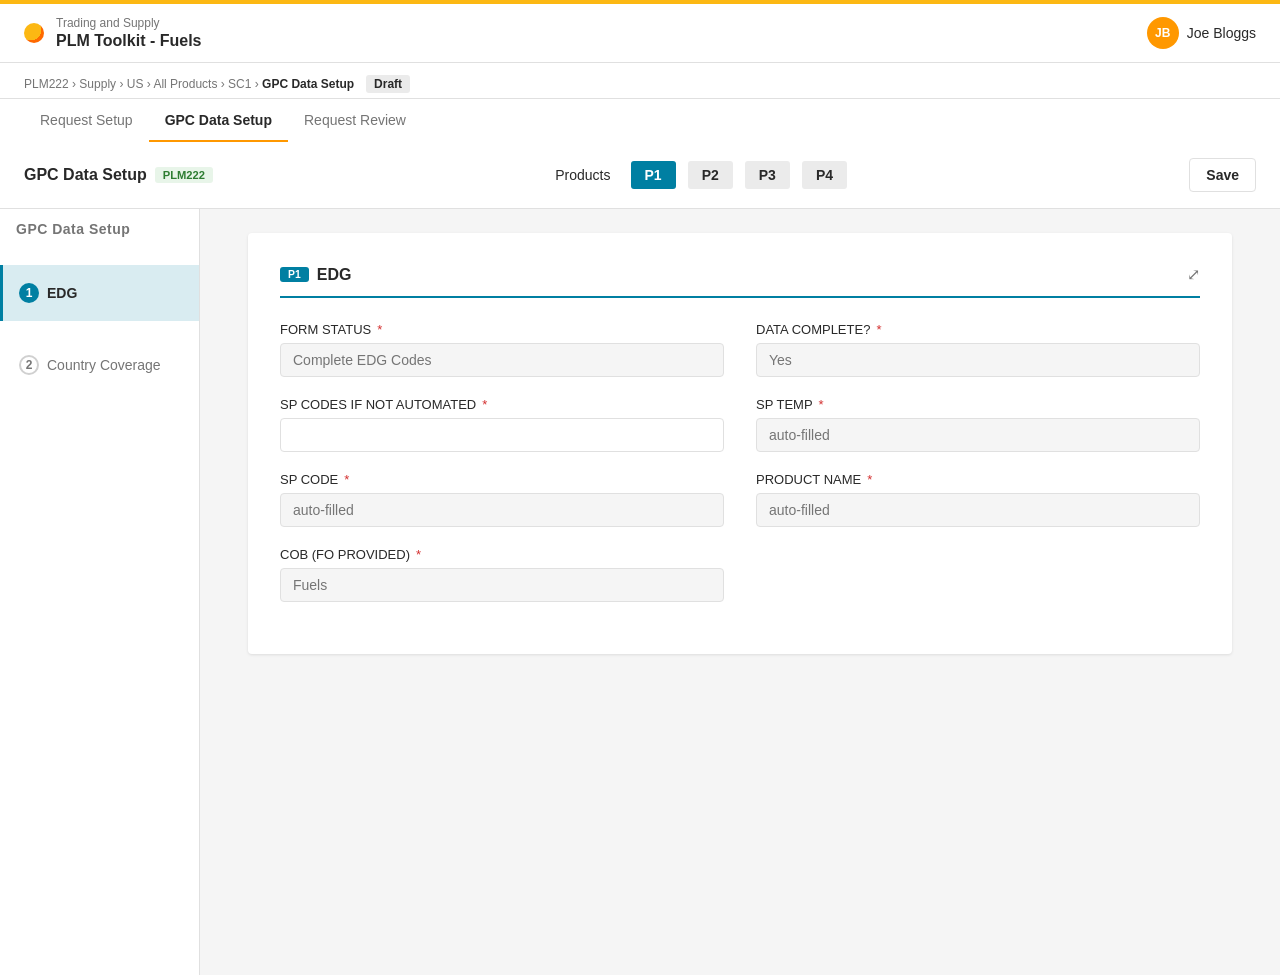
<file: plm220-prototype.html>
<!DOCTYPE html>
<!-- Cache bust: 2026-07-06T14:59:00Z -->
<html lang="en">
<head>
  <meta charset="UTF-8" />
  <meta name="viewport" content="width=device-width, initial-scale=1.0" />
  <title>PLM220 GPC Data Setup</title>
  <link rel="stylesheet" href="styles.css" />
  <style>
    /* Import Shell Design System */
    body {
      margin: 0;
      padding: 0;
    }

    .accent-bar {
      height: 4px;
      background: var(--shell-yellow);
    }

    /* Top Bar */
    .top-bar {
      display: flex;
      align-items: center;
      justify-content: space-between;
      padding: 12px 24px;
      background: white;
      border-bottom: 1px solid var(--border);
      position: sticky;
      top: 0;
      z-index: 200;
    }

    .top-bar-left {
      display: flex;
      align-items: center;
      gap: 12px;
    }

    .app-logo {
      font-size: 1.5rem;
    }

    .pecten-mark {
      width: 20px;
      height: 20px;
      border-radius: 50%;
      background: radial-gradient(circle at 35% 35%, #fcb813 0 56%, #ff6900 57% 100%);
      flex-shrink: 0;
    }

    .app-info {
      display: flex;
      flex-direction: column;
      gap: 2px;
    }

    .app-category {
      font-size: 0.75rem;
      color: var(--text-tertiary);
      font-weight: 500;
    }

    .app-title {
      font-size: 1rem;
      font-weight: 600;
      color: var(--text-primary);
    }

    .top-bar-right {
      display: flex;
      align-items: center;
      gap: 16px;
    }

    .top-bar-btn {
      background: none;
      border: none;
      cursor: pointer;
      font-size: 1rem;
      color: var(--text-secondary);
    }

    .user-profile {
      display: flex;
      align-items: center;
      gap: 8px;
      font-size: 0.875rem;
      color: var(--text-primary);
    }

    .user-avatar {
      width: 32px;
      height: 32px;
      border-radius: 50%;
      background: #ff9800;
      color: white;
      display: flex;
      align-items: center;
      justify-content: center;
      font-size: 0.75rem;
      font-weight: 600;
    }

    /* Breadcrumb & Status */
    .header-meta {
      height: 36px;
      padding: 12px 24px;
      background: white;
      border-bottom: 1px solid var(--border);
      position: sticky;
      top: 56px;
      z-index: 199;
    }

    .breadcrumb {
      display: flex;
      align-items: center;
      gap: 12px;
      font-size: 12px;
      color: var(--text-secondary);
    }

    .breadcrumb-path {
      display: flex;
      align-items: center;
      gap: 4px;
    }

    .breadcrumb-final {
      font-weight: 700;
      color: #292929;
    }

    .status-badge {
      padding: 2px 8px;
      background: var(--background-muted);
      color: var(--text-primary);
      border-radius: 3px;
      font-size: 0.75rem;
      font-weight: 600;
    }

    /* Tab Navigation */
    .tab-navigation {
      display: flex;
      gap: 0;
      padding: 0 24px;
      background: white;
      border-bottom: 1px solid var(--border);
      position: sticky;
      top: 100px;
      z-index: 198;
    }

    .tab-btn {
      padding: 12px 16px;
      background: none;
      border: none;
      border-bottom: 2px solid transparent;
      cursor: pointer;
      color: var(--text-secondary);
      font-size: 0.875rem;
      font-weight: 500;
      transition: all 0.2s;
    }

    .tab-btn:hover {
      color: var(--text-primary);
    }

    .tab-btn.active {
      color: var(--text-primary);
      border-bottom-color: #ff9800;
      font-weight: 600;
    }

    /* Form Header Sticky */
    .form-header-sticky {
      display: flex;
      align-items: center;
      justify-content: space-between;
      padding: 16px 24px;
      background: white;
      border-bottom: 1px solid var(--border);
      position: sticky;
      top: 92px;
      z-index: 198;
      width: 100%;
    }

    .form-header-left {
      display: flex;
      align-items: center;
      gap: 8px;
      min-width: auto;
    }

    .form-header-left h1 {
      margin: 0;
      font-size: 1rem;
      font-weight: 600;
      color: var(--text-primary);
      white-space: nowrap;
    }

    .plm-badge {
      padding: 2px 8px;
      background: #e8f5e9;
      color: #2e7d32;
      border-radius: 3px;
      font-size: 0.7rem;
      font-weight: 700;
    }

    .form-header-center {
      display: flex;
      align-items: center;
      gap: 12px;
      flex: 1;
      justify-content: center;
      margin: 0 auto;
    }

    .product-label {
      font-size: 0.875rem;
      color: var(--text-primary);
      font-weight: 500;
      margin-right: 8px;
    }

    .product-btn {
      padding: 6px 14px;
      background: var(--background-muted);
      border: none;
      border-radius: 3px;
      font-size: 0.875rem;
      font-weight: 600;
      cursor: pointer;
      color: var(--text-primary);
      transition: all 0.2s;
    }

    .product-btn.active {
      background: #007fa2;
      color: white;
    }

    .product-btn:hover {
      background: #007fa2;
      color: white;
    }

    .form-header-right {
      min-width: auto;
      text-align: right;
      flex-shrink: 0;
    }

    .btn-save {
      padding: 8px 16px;
      background: white;
      border: 1px solid var(--border);
      border-radius: 4px;
      font-size: 0.875rem;
      font-weight: 600;
      cursor: pointer;
      color: var(--text-primary);
      transition: background 0.2s;
    }

    .btn-save:hover {
      background: var(--background-muted);
    }

    /* Content Area */
    .p1-badge {
      display: inline-flex;
      padding: 2px 8px;
      background: #007fa2;
      color: white;
      border-radius: 3px;
      font-size: 0.65rem;
      font-weight: 700;
    }

    .section-expand-btn {
      background: none;
      border: none;
      color: var(--text-secondary);
      cursor: pointer;
      font-size: 1rem;
    }

    /* Content Area */
    .page-container {
      display: flex;
      min-height: calc(100vh - 134px);
      background: #f5f5f5;
      width: 100%;
      position: relative;
      z-index: 1;
      margin: 0;
      padding: 0;
    }

    .sidebar {
      width: 200px;
      background: white;
      border-right: 1px solid var(--border);
      padding: 0;
      overflow-y: auto;
      z-index: 1;
      margin: 0;
    }

    .sidebar-section {
      margin-bottom: 0;
      padding: 16px 0 0 0;
    }

    .sidebar-section:first-child {
      padding-top: 0;
    }

    .sidebar-title {
      padding: 12px 16px 4px 16px;
      font-size: 0.75rem;
      font-weight: 600;
      color: var(--text-tertiary);
      text-transform: uppercase;
      letter-spacing: 0.5px;
      margin: 0 0 4px 0;
    }

    .sidebar-item {
      display: flex;
      align-items: center;
      height: 56px;
      padding: 8px 16px;
      font-size: 0.875rem;
      color: var(--text-secondary);
      cursor: pointer;
      transition: background 0.2s;
      border-left: 3px solid transparent;
      margin: 0;
    }

    .sidebar-section:first-child .sidebar-item:first-child {
      padding-top: 12px;
    }

    .sidebar-item:hover {
      background: var(--background-muted);
    }

    .sidebar-item.active {
      background: rgba(0, 127, 162, 0.15);
      color: var(--text-primary);
      border-left-color: #007fa2;
      font-weight: 600;
    }

    .sidebar-item.active span:first-child {
      background: #007fa2;
      color: #ffffff;
      border: none;
    }

    .sidebar-item span:first-child {
      width: 20px;
      height: 20px;
      min-width: 20px;
      margin-right: 8px;
      font-weight: 600;
      color: var(--text-tertiary);
      border-radius: 50%;
      border: 2px solid #d0d0d0;
      display: flex;
      align-items: center;
      justify-content: center;
      font-size: 0.75rem;
    }

    .main-content {
      flex: 1;
      overflow-y: auto;
      width: 100%;
      background: #f5f5f5;
      display: flex;
      justify-content: center;
      align-items: flex-start;
      padding: 24px 48px;
    }

    /* Form Content */
    .form-content {
      width: 100%;
      padding: 32px;
      background: white;
      margin: 0;
      border-radius: 4px;
      box-shadow: 0 1px 3px rgba(0, 0, 0, 0.1);
    }

    .section-header {
      display: flex;
      justify-content: space-between;
      align-items: center;
      padding: 0 0 12px 0;
      margin-bottom: 24px;
      border-bottom: 2px solid #007fa2;
    }

    .section-header h2 {
      font-size: 1rem;
      font-weight: 600;
      margin: 0;
      color: var(--text-primary);
      display: flex;
      align-items: center;
      gap: 8px;
    }

    .p1-badge {
      display: inline-flex;
      padding: 2px 8px;
      background: #007fa2;
      color: white;
      border-radius: 3px;
      font-size: 0.65rem;
      font-weight: 700;
    }

    .section-expand-btn {
      background: none;
      border: none;
      color: var(--text-secondary);
      cursor: pointer;
      font-size: 1rem;
    }

    .form-grid {
      display: grid;
      grid-template-columns: repeat(2, 1fr);
      gap: 8px 32px !important;
      width: 100%;
    }

    .form-grid > div {
      min-width: 0;
    }

    .form-field {
      display: flex;
      flex-direction: column;
      margin-bottom: 20px;
    }



    .field-label {
      display: flex;
      align-items: center;
      gap: 6px;
      font-size: 0.8125rem;
      font-weight: 500;
      margin-bottom: 6px;
      color: var(--text-primary);
    }

    .required {
      color: #d32f2f;
    }

    .info-icon {
      display: inline-flex;
      align-items: center;
      justify-content: center;
      width: 16px;
      height: 16px;
      border-radius: 50%;
      background: transparent;
      border: 1px solid #999;
      color: #666;
      font-size: 0.65rem;
      font-weight: bold;
      cursor: help;
      flex-shrink: 0;
    }

    .form-control {
      padding: 8px 12px;
      border: 1px solid var(--border);
      border-radius: 4px;
      font-family: inherit;
      font-size: 0.875rem;
      color: var(--text-primary);
      background: white;
    }

    .form-control:focus {
      outline: none;
      border-color: #007fa2;
      box-shadow: 0 0 0 3px rgba(0, 127, 162, 0.1);
    }

    .form-control:disabled {
      background: #f5f5f5;
      cursor: not-allowed;
      color: var(--text-secondary);
    }

    select.form-control {
      width: 100%;
      padding: 8px 12px;
    }

    textarea.form-control {
      resize: vertical;
      min-height: 80px;
    }

    /* Composition Table */
    .composition-table {
      width: 100%;
      border-collapse: collapse;
      background: white;
      font-size: 0.875rem;
    }

    .composition-table thead {
      background: #f5f5f5;
      border-bottom: 1px solid #e0e0e0;
    }

    .composition-table th {
      padding: 12px;
      text-align: left;
      font-weight: 600;
      color: var(--text-primary);
      border-right: 1px solid #e0e0e0;
    }

    .composition-table th:last-child {
      border-right: none;
    }

    .composition-table td {
      padding: 12px;
      border-right: 1px solid #e0e0e0;
      border-bottom: 1px solid #e0e0e0;
    }

    .composition-table td:last-child {
      border-right: none;
    }

    .composition-table tbody tr:last-child td {
      border-bottom: none;
    }

    .composition-table input.form-control {
      width: 100%;
      padding: 6px 8px;
      border: 1px solid #e0e0e0;
      border-radius: 2px;
      font-size: 0.875rem;
    }

    .composition-table input.form-control:focus {
      outline: none;
      border-color: #007fa2;
      box-shadow: 0 0 0 3px rgba(0, 127, 162, 0.1);
    }

    .composition-table .add-row {
      background: #f9f9f9;
    }

    .action-cell {
      text-align: center;
      padding: 12px 6px;
    }

    .delete-row-btn {
      background: none;
      border: 1.5px solid #757575;
      border-radius: 50%;
      color: #757575;
      font-size: 0.65rem;
      font-weight: 600;
      cursor: pointer;
      width: 20px;
      height: 20px;
      padding: 0;
      line-height: 20px;
      text-align: center;
      transition: all 0.2s ease;
    }

    .delete-row-btn:hover {
      background: #f5f5f5;
      border-color: #424242;
      color: #424242;
    }

    .delete-row-btn:active {
      background: #e8e8e8;
    }

    button.add-ingredient-btn {
      width: 100%;
      padding: 10px 12px;
      background: white;
      border: 1px dashed #007fa2;
      border-radius: 3px;
      color: #007fa2;
      font-weight: 600;
      cursor: pointer;
      font-size: 0.875rem;
      transition: all 0.2s;
    }

    button.add-ingredient-btn:hover {
      background: #f0f8fc;
      border-style: solid;
    }

    button.add-constituent-btn {
      width: 100%;
      padding: 10px 12px;
      background: white;
      border: 1px dashed #007fa2;
      border-radius: 3px;
      color: #007fa2;
      font-weight: 600;
      cursor: pointer;
      font-size: 0.875rem;
      transition: all 0.2s;
    }

    button.add-constituent-btn:hover {
      background: #f0f8fc;
      border-style: solid;
    }

    .field-with-buttons {
      display: flex;
      gap: 8px;
      align-items: flex-start;
      width: 100%;
    }

    .field-with-buttons .form-control {
      flex: 1;
    }

    .field-buttons {
      display: flex;
      flex-direction: row;
      gap: 8px;
      flex-shrink: 0;
      align-items: center;
    }

    button.add-field-btn,
    button.remove-field-btn {
      width: 40px;
      height: 100%;
      min-height: 36px;
      padding: 0;
      background: white;
      border: 1px solid #ccc;
      border-radius: 4px;
      color: #333;
      font-weight: 300;
      font-size: 1.25rem;
      cursor: pointer;
      transition: all 0.2s;
      display: flex;
      align-items: center;
      justify-content: center;
      flex-shrink: 0;
    }

    button.add-field-btn:hover,
    button.remove-field-btn:hover {
      background: #f5f5f5;
      border-color: #999;
    }

    button.add-field-btn:active,
    button.remove-field-btn:active {
      background: #e8e8e8;
    }

    button.remove-field-btn:disabled {
      background: #f5f5f5;
      border-color: #ddd;
      color: #ccc;
      cursor: not-allowed;
      opacity: 0.5;
    }

    button.remove-field-btn:disabled:hover {
      background: #f5f5f5;
      border-color: #ddd;
    }

    .country-rows-container {
      display: flex;
      flex-direction: column;
      gap: 12px;
    }

    .country-row {
      display: flex;
      gap: 8px;
      align-items: stretch;
      width: 100%;
    }

    .country-row .form-control {
      flex: 1;
    }
  </style>
</head>
<body>
  <div class="accent-bar"></div>

  <!-- Top Bar -->
  <div class="top-bar">
    <div class="top-bar-left">
      <div class="pecten-mark"></div>
      <div class="app-info">
        <div class="app-category">Trading and Supply</div>
        <div class="app-title">PLM Toolkit - Fuels</div>
      </div>
    </div>
    <div class="top-bar-right">
      <div class="user-profile">
        <div class="user-avatar">JB</div>
        <span>Joe Bloggs</span>
      </div>
    </div>
  </div>

  <!-- Breadcrumb & Status -->
  <div class="header-meta">
    <div class="breadcrumb">
      <div class="breadcrumb-path">
        <span>PLM222 › Supply › US › All Products › SC1 › <span class="breadcrumb-final">GPC Data Setup</span></span>
      </div>
      <span class="status-badge">Draft</span>
    </div>
  </div>

  <!-- Tab Navigation -->
  <div class="tab-navigation">
    <button class="tab-btn">Request Setup</button>
    <button class="tab-btn active">GPC Data Setup</button>
    <button class="tab-btn">Request Review</button>
  </div>

  <!-- Form Header -->
  <div class="form-header-sticky">
    <div class="form-header-left">
      <h1>GPC Data Setup</h1>
      <span class="plm-badge">PLM222</span>
    </div>
    <div class="form-header-center">
      <span class="product-label">Products</span>
      <button class="product-btn active">P1</button>
      <button class="product-btn">P2</button>
      <button class="product-btn">P3</button>
      <button class="product-btn">P4</button>
    </div>
    <div class="form-header-right">
      <button class="btn-save">Save</button>
    </div>
  </div>

  <!-- Page Container with Sidebar -->
  <div class="page-container">
    <!-- Sidebar -->
    <div class="sidebar">
      <div class="sidebar-section">
        <div class="sidebar-title" style="padding: 12px 16px 8px 16px; font-size: 0.875rem; font-weight: 600; text-transform: none;">GPC Data Setup</div>
      </div>

      <div class="sidebar-section">
        <div class="sidebar-item active">
          <span>1</span>
          <span>EDG</span>
        </div>
      </div>

      <div class="sidebar-section">
        <div class="sidebar-item">
          <span>2</span>
          <span>Country Coverage</span>
        </div>
      </div>
    </div>

    <!-- Main Content -->
    <div class="main-content">
      <!-- Form Content -->
      <div class="form-content">
        <!-- EDG Section -->
        <div id="section-edg" class="form-section">
          <div class="section-header">
            <h2><span class="p1-badge">P1</span>EDG</h2>
            <button class="section-expand-btn">⤢</button>
          </div>

          <div class="form-grid">
            <!-- Left Column -->
            <div>
              <div class="form-field">
                <label class="field-label">FORM STATUS <span class="required">*</span></label>
                <input type="text" class="form-control" value="Complete EDG Codes" disabled style="background-color: #F5F5F5;" />
              </div>
              <div class="form-field">
                <label class="field-label">SP CODES IF NOT AUTOMATED <span class="required">*</span></label>
                <input type="text" class="form-control" placeholder="" />
              </div>
              <div class="form-field">
                <label class="field-label">SP CODE <span class="required">*</span></label>
                <input type="text" class="form-control" value="auto-filled" disabled style="background-color: #F5F5F5;" />
              </div>
              <div class="form-field">
                <label class="field-label">COB (FO PROVIDED) <span class="required">*</span></label>
                <input type="text" class="form-control" value="Fuels" disabled style="background-color: #F5F5F5;" />
              </div>
            </div>
            <!-- Right Column -->
            <div>
              <div class="form-field">
                <label class="field-label">DATA COMPLETE? <span class="required">*</span></label>
                <input type="text" class="form-control" value="Yes" disabled style="background-color: #F5F5F5;" />
              </div>
              <div class="form-field">
                <label class="field-label">SP TEMP <span class="required">*</span></label>
                <input type="text" class="form-control" value="auto-filled" disabled style="background-color: #F5F5F5;" />
              </div>
              <div class="form-field">
                <label class="field-label">PRODUCT NAME <span class="required">*</span></label>
                <input type="text" class="form-control" value="auto-filled" disabled style="background-color: #F5F5F5;" />
              </div>
            </div>
          </div>
        </div>

        <!-- Country Coverage Section -->
        <div id="section-country-coverage" class="form-section" style="display: none;">
          <div class="section-header">
            <h2><span class="p1-badge">P1</span>Country Coverage</h2>
            <button class="section-expand-btn">⤢</button>
          </div>

          <div class="form-field" style="grid-column: 1 / -1;">
            <label class="field-label">CONFIRMED COUNTRIES <span class="required">*</span></label>
            <input type="text" class="form-control" value="AE, DE, FR, BR" disabled style="background-color: #F5F5F5;" />
          </div>

          <div class="form-field" style="grid-column: 1 / -1; margin-top: 8px; margin-bottom: 24px;">
            <label class="field-label collapsible-label" style="cursor: pointer; display: flex; align-items: center; gap: 8px;">
              <span class="collapse-icon" style="display: inline-block; transition: transform 0.2s;">▼</span>
              <span>LIST OF GSAP COUNTRIES</span>
            </label>
            <div class="table-wrapper" style="border: 1px solid #e0e0e0; border-radius: 4px; overflow: hidden;">
            <table class="composition-table">
              <colgroup>
                <col style="width: 50%;">
                <col style="width: 15%;">
                <col style="width: 35%;">
              </colgroup>
              <thead>
                <tr>
                  <th>Country</th>
                  <th>Code</th>
                  <th>CTN Code</th>
                </tr>
              </thead>
              <tbody>
                <tr><td>Utd. Arab Emir.</td><td>AE</td><td><input type="text" class="form-control" /></td></tr>
                <tr><td>Austria</td><td>AT</td><td><input type="text" class="form-control" /></td></tr>
                <tr><td>Australia</td><td>AU</td><td><input type="text" class="form-control" value="99999999" /></td></tr>
                <tr><td>Belgium</td><td>BE</td><td><input type="text" class="form-control" value="99999999" /></td></tr>
                <tr><td>Bulgaria</td><td>BG</td><td><input type="text" class="form-control" value="99999999" /></td></tr>
                <tr><td>Canada</td><td>CA</td><td><input type="text" class="form-control" value="99999999" /></td></tr>
                <tr><td>Canada Fuels</td><td>CA</td><td><input type="text" class="form-control" value="99999999" /></td></tr>
                <tr><td>Canada Lubes Bulk</td><td>CA</td><td><input type="text" class="form-control" value="99999999" /></td></tr>
                <tr><td>Canada Lubes Retail &lt;5 ltr</td><td>CA</td><td><input type="text" class="form-control" value="99999999" /></td></tr>
                <tr><td>Switzerland</td><td>CH</td><td><input type="text" class="form-control" value="99999999" /></td></tr>
                <tr><td>China</td><td>CN</td><td><input type="text" class="form-control" value="99999999" /></td></tr>
                <tr><td>Czech Republic</td><td>CZ</td><td><input type="text" class="form-control" value="99999999" /></td></tr>
                <tr><td>Germany</td><td>DE</td><td><input type="text" class="form-control" /></td></tr>
                <tr><td>Denmark</td><td>DK</td><td><input type="text" class="form-control" value="99999999" /></td></tr>
                <tr><td>Egypt</td><td>EG</td><td><input type="text" class="form-control" value="99999999" /></td></tr>
                <tr><td>Spain</td><td>ES</td><td><input type="text" class="form-control" value="99999999" /></td></tr>
                <tr><td>Finland</td><td>FI</td><td><input type="text" class="form-control" value="99999999" /></td></tr>
                <tr><td>France</td><td>FR</td><td><input type="text" class="form-control" /></td></tr>
                <tr><td>United Kingdom</td><td>UK</td><td><input type="text" class="form-control" value="99999999" /></td></tr>
                <tr><td>Hong Kong</td><td>HK</td><td><input type="text" class="form-control" value="99999999" /></td></tr>
                <tr><td>Hungary</td><td>HU</td><td><input type="text" class="form-control" value="99999999" /></td></tr>
                <tr><td>Indonesia</td><td>ID</td><td><input type="text" class="form-control" value="99999999" /></td></tr>
                <tr><td>India</td><td>IN</td><td><input type="text" class="form-control" value="99999999" /></td></tr>
                <tr><td>Italy</td><td>IT</td><td><input type="text" class="form-control" value="99999999" /></td></tr>
                <tr><td>Japan</td><td>JP</td><td><input type="text" class="form-control" value="99999999" /></td></tr>
                <tr><td>Luxembourg</td><td>LU</td><td><input type="text" class="form-control" value="99999999" /></td></tr>
                <tr><td>Macau</td><td>MO</td><td><input type="text" class="form-control" value="99999999" /></td></tr>
                <tr><td>Mexico</td><td>MX</td><td><input type="text" class="form-control" value="99999999" /></td></tr>
                <tr><td>Malaysia</td><td>MY</td><td><input type="text" class="form-control" value="99999999" /></td></tr>
                <tr><td>Netherlands</td><td>NL</td><td><input type="text" class="form-control" value="99999999" /></td></tr>
                <tr><td>Norway</td><td>NO</td><td><input type="text" class="form-control" value="99999999" /></td></tr>
                <tr><td>Oman</td><td>OM</td><td><input type="text" class="form-control" value="99999999" /></td></tr>
                <tr><td>Philippines</td><td>PH</td><td><input type="text" class="form-control" value="99999999" /></td></tr>
                <tr><td>Pakistan</td><td>PK</td><td><input type="text" class="form-control" value="99999999" /></td></tr>
                <tr><td>Pakistan Fuels</td><td>PK</td><td><input type="text" class="form-control" value="99999999" /></td></tr>
                <tr><td>Pakistan Lubes &lt;10 ltr</td><td>PK</td><td><input type="text" class="form-control" value="99999999" /></td></tr>
                <tr><td>Pakistan Lubes &gt;10 ltr</td><td>PK</td><td><input type="text" class="form-control" value="99999999" /></td></tr>
                <tr><td>Pakistan Lubes Bulk</td><td>PK</td><td><input type="text" class="form-control" value="99999999" /></td></tr>
                <tr><td>Poland</td><td>PL</td><td><input type="text" class="form-control" value="99999999" /></td></tr>
                <tr><td>Russian Fed.</td><td>RU</td><td><input type="text" class="form-control" value="99999999" /></td></tr>
                <tr><td>Sweden</td><td>SE</td><td><input type="text" class="form-control" value="99999999" /></td></tr>
                <tr><td>Singapore</td><td>SG</td><td><input type="text" class="form-control" value="99999999" /></td></tr>
                <tr><td>Slovenia</td><td>SI</td><td><input type="text" class="form-control" value="99999999" /></td></tr>
                <tr><td>Slovakia</td><td>SK</td><td><input type="text" class="form-control" value="99999999" /></td></tr>
                <tr><td>Thailand</td><td>TH</td><td><input type="text" class="form-control" value="99999999" /></td></tr>
                <tr><td>Turkey</td><td>TR</td><td><input type="text" class="form-control" value="99999999" /></td></tr>
                <tr><td>USA</td><td>US</td><td><input type="text" class="form-control" value="99999999" /></td></tr>
                <tr><td>South Africa</td><td>ZA</td><td><input type="text" class="form-control" value="99999999" /></td></tr>
                <tr><td>South Africa Fuels</td><td>ZA</td><td><input type="text" class="form-control" value="99999999" /></td></tr>
                <tr><td>South Africa Lubes Non Retail</td><td>ZA</td><td><input type="text" class="form-control" value="99999999" /></td></tr>
                <tr><td>South Africa Lubes Retail</td><td>ZA</td><td><input type="text" class="form-control" value="99999999" /></td></tr>
              </tbody>
            </table>
            </div>
          </div>

          <div class="form-field" style="grid-column: 1 / -1; margin-top: 0px; margin-bottom: 40px;">
            <label class="field-label collapsible-label" style="cursor: pointer; display: flex; align-items: center; gap: 8px;">
              <span class="collapse-icon" style="display: inline-block; transition: transform 0.2s;">▼</span>
              <span>LIST OF NON GSAP COUNTRIES</span>
            </label>
            <div class="table-wrapper" style="border: 1px solid #e0e0e0; border-radius: 4px; overflow: hidden;">
            <table class="composition-table">
              <colgroup>
                <col style="width: 50%;">
                <col style="width: 15%;">
                <col style="width: 35%;">
              </colgroup>
              <thead>
                <tr>
                  <th>Country</th>
                  <th>Code</th>
                  <th>CTN Code</th>
                </tr>
              </thead>
              <tbody>
                <tr><td>Argentina</td><td>AR</td><td><input type="text" class="form-control" value="00000000" /></td></tr>
                <tr><td>Brazil</td><td>BR</td><td><input type="text" class="form-control" value="00000000" /></td></tr>
                <tr><td>Colombia</td><td>CO</td><td><input type="text" class="form-control" value="00000000" /></td></tr>
                <tr><td>South Korea</td><td>KR</td><td><input type="text" class="form-control" value="00000000" /></td></tr>
                <tr><td>Trinidad &amp; Tobago</td><td>TT</td><td><input type="text" class="form-control" value="00000000" /></td></tr>
                <tr><td>Taiwan</td><td>TW</td><td><input type="text" class="form-control" value="00000000" /></td></tr>
                <tr><td>Venezuela</td><td>VE</td><td><input type="text" class="form-control" value="00000000" /></td></tr>
                <tr><td>Vietnam</td><td>VN</td><td><input type="text" class="form-control" value="00000000" /></td></tr>
              </tbody>
            </table>
            </div>
          </div>
      </div>
    </div>
  </div>

  <script>
    // Product button click handlers
    const productButtons = document.querySelectorAll('.product-btn');

    productButtons.forEach((button, index) => {
      button.addEventListener('click', function() {
        // Remove active class from all buttons
        productButtons.forEach(btn => btn.classList.remove('active'));
        
        // Add active class to clicked button
        this.classList.add('active');
        
        // Query all badge elements fresh and update them
        const badgeElements = document.querySelectorAll('.p1-badge');
        badgeElements.forEach(badge => {
          badge.textContent = `P${index + 1}`;
        });
      });
    });

    // Sidebar section switching
    const sidebarItems = document.querySelectorAll('.sidebar-item');
    const formSections = document.querySelectorAll('.form-section');
    const pageContainers = document.querySelectorAll('.page-container');

    sidebarItems.forEach((item, index) => {
      item.addEventListener('click', function() {
        // Remove active class from all sidebar items
        sidebarItems.forEach(sidebarItem => sidebarItem.classList.remove('active'));
        
        // Add active class to clicked item
        this.classList.add('active');
        
        // Hide all page containers and sections
        pageContainers.forEach(container => {
          container.style.display = 'none';
        });
        formSections.forEach(section => {
          section.style.display = 'none';
        });

        // Show the selected page container and section
        if (index === 0) {
          // EDG tab - show first page container and EDG section
          pageContainers[0].style.display = '';
          const edgSection = document.getElementById('section-edg');
          if (edgSection) {
            edgSection.style.display = '';
          }
        } else if (index === 1) {
          // Country Coverage tab - show first page container and country coverage section
          pageContainers[0].style.display = '';
          const countryCoverageSection = document.getElementById('section-country-coverage');
          if (countryCoverageSection) {
            countryCoverageSection.style.display = '';
          }
        }
      });
    });

    // Initialize: show EDG by default
    const firstEdgSection = document.getElementById('section-edg');
    if (firstEdgSection) {
      firstEdgSection.style.display = '';
    }
    const countryCoverageSection = document.getElementById('section-country-coverage');
    if (countryCoverageSection) {
      countryCoverageSection.style.display = 'none';
    }

    // Table collapse/expand functionality
    const collapsibleLabels = document.querySelectorAll('.collapsible-label');
    collapsibleLabels.forEach(label => {
      label.addEventListener('click', function(e) {
        e.preventDefault();
        const tableWrapper = this.closest('.form-field').querySelector('.table-wrapper');
        const collapseIcon = this.querySelector('.collapse-icon');
        
        if (tableWrapper) {
          const isHidden = tableWrapper.style.display === 'none';
          tableWrapper.style.display = isHidden ? '' : 'none';
          
          // Rotate the icon
          if (collapseIcon) {
            collapseIcon.style.transform = isHidden ? 'rotate(0deg)' : 'rotate(-90deg)';
          }
        }
      });
    });

    // Function to attach delete handlers to delete buttons
    function attachDeleteHandlers() {
      const deleteButtons = document.querySelectorAll('.delete-row-btn');
      deleteButtons.forEach(btn => {
        // Remove existing listeners by cloning
        const newBtn = btn.cloneNode(true);
        btn.parentNode.replaceChild(newBtn, btn);
      });
      
      // Re-query and attach new listeners
      document.querySelectorAll('.delete-row-btn').forEach(btn => {
        btn.addEventListener('click', function(e) {
          e.preventDefault();
          const row = this.closest('tr');
          row.remove();
        });
      });
    }

    // Add Ingredient button handler
    const addIngredientBtn = document.querySelector('.add-ingredient-btn');
    if (addIngredientBtn) {
      addIngredientBtn.addEventListener('click', function(e) {
        e.preventDefault();
        const table = this.closest('table');
        const tbody = table.querySelector('tbody');
        const addRow = table.querySelector('.add-row');
        
        // Create new row with empty inputs and delete button
        const newRow = document.createElement('tr');
        newRow.innerHTML = `
          <td><select class="form-control">
<option value="">Select</option>
</select></td>
          <td><input type="number" class="form-control" placeholder="Min %" /></td>
          <td><input type="number" class="form-control" placeholder="Max %" /></td>
          <td><select class="form-control">
<option value="">Select</option>
</select></td>
          <td class="action-cell"><button type="button" class="delete-row-btn" title="Delete row">✕</button></td>
        `;
        
        // Insert before the add row
        tbody.insertBefore(newRow, addRow);
        
        // Attach delete handlers to all buttons
        attachDeleteHandlers();
      });
    }

    // Add Constituent button handler
    const addConstituentBtn = document.querySelector('.add-constituent-btn');
    if (addConstituentBtn) {
      addConstituentBtn.addEventListener('click', function(e) {
        e.preventDefault();
        const table = this.closest('table');
        const tbody = table.querySelector('tbody');
        const addRow = table.querySelector('.add-row');
        
        // Create new row with empty inputs and delete button
        const newRow = document.createElement('tr');
        newRow.innerHTML = `
          <td><select class="form-control">
<option value="">Select</option>
</select></td>
          <td><input type="number" class="form-control" placeholder="Min %" /></td>
          <td><input type="number" class="form-control" placeholder="Max %" /></td>
          <td><select class="form-control">
<option value="">Select</option>
</select></td>
          <td class="action-cell"><button type="button" class="delete-row-btn" title="Delete row">✕</button></td>
        `;
        
        // Insert before the add row
        tbody.insertBefore(newRow, addRow);
        
        // Attach delete handlers to all buttons
        attachDeleteHandlers();
      });
    }

    // Initial attachment of delete handlers
    attachDeleteHandlers();

    // Product Name to Product Family & Brand Category Mapping
    const productMapping = {
      "ACT": { family: "Active Clean Technology", category: "Shell Branded Products" },
      "AeroJet": { family: "Aerojet", category: "Shell Branded Products" },
      "Asphalt Resurfacer": { family: "Flintkote", category: "Shell Branded Products" },
      "AVCAT Military Aviation Kerosine": { family: "Unbranded Products (Fuels)", category: "Unbranded Products" },
      "AVTAG Military Aviation Kerosine": { family: "Unbranded Products (Fuels)", category: "Unbranded Products" },
      "AVTUR Military Aviation Kerosine": { family: "Unbranded Products (Fuels)", category: "Unbranded Products" },
      "Bitumen": { family: "Unbranded Products (Bitumen)", category: "Unbranded Products" },
      "Bitumen Emulsion": { family: "Unbranded Products (Bitumen)", category: "Unbranded Products" },
      "Bitumen Paints & Primer": { family: "Unbranded Products (Bitumen)", category: "Unbranded Products" },
      "Bituseal": { family: "Bituseal", category: "Shell Branded Products" },
      "Caribit": { family: "Caribit", category: "Shell Branded Products" },
      "Cariphalte": { family: "Cariphalte", category: "Shell Branded Products" },
      "Cariphalte DA": { family: "Cariphalte", category: "Shell Branded Products" },
      "Cariphalte DM": { family: "Cariphalte", category: "Shell Branded Products" },
      "Cariphalte Fuelsafe": { family: "Cariphalte", category: "Shell Branded Products" },
      "Cariphalte OPA": { family: "Cariphalte", category: "Shell Branded Products" },
      "Cariphalte PG": { family: "Cariphalte", category: "Shell Branded Products" },
      "Caritop CB": { family: "Caritop", category: "Unbranded Products" },
      "Cutback": { family: "Unbranded Products (Bitumen)", category: "Unbranded Products" },
      "Diesel Extra": { family: "Diesel Extra", category: "Shell Branded Products" },
      "Diesoline": { family: "Generic Products (Fuels)", category: "Shell Branded Products" },
      "Diesoline Ultra": { family: "Generic Products (Fuels)", category: "Shell Branded Products" },
      "Dual Purpose Civil Aviation Kerosine": { family: "Unbranded Products (Fuels)", category: "Unbranded Products" },
      "Emulsion": { family: "Unbranded Products (Bitumen)", category: "Unbranded Products" },
      "Factory Fill - Generic Fuels": { family: "Factory Fill - Generic Fuels", category: "Factory Fill Products" },
      "Flintkote": { family: "Flintkote", category: "Shell Branded Products" },
      "Flintkote 3": { family: "Flintkote", category: "Shell Branded Products" },
      "Flintkote 5": { family: "Flintkote", category: "Shell Branded Products" },
      "Flintkote Aluminium": { family: "Flintkote", category: "Shell Branded Products" },
      "Flintkote Colourflex": { family: "Flintkote", category: "Shell Branded Products" },
      "Flintkote Decoralt": { family: "Flintkote", category: "Shell Branded Products" },
      "Flintkote Hydroguard": { family: "Flintkote", category: "Shell Branded Products" },
      "Flintkote Primer": { family: "Flintkote", category: "Shell Branded Products" },
      "Flintkote Ultra": { family: "Flintkote", category: "Shell Branded Products" },
      "FreshAir": { family: "FreshAir", category: "Shell Branded Products" },
      "Fuel Economy Diesel (or FED)": { family: "Fuel Economy", category: "Shell Branded Products" },
      "Fuel Economy Mogas (or FEM)": { family: "Fuel Economy", category: "Shell Branded Products" },
      "FuelSave Diesel": { family: "FuelSave", category: "Shell Branded Products" },
      "FuelSave Unleaded": { family: "FuelSave", category: "Shell Branded Products" },
      "High Lead, High Octane Aviation Gasoline": { family: "Unbranded Products (Fuels)", category: "Unbranded Products" },
      "Jet A": { family: "Unbranded Products (Fuels)", category: "Unbranded Products" },
      "Jet A-1": { family: "Unbranded Products (Fuels)", category: "Unbranded Products" },
      "Jet B": { family: "Unbranded Products (Fuels)", category: "Unbranded Products" },
      "Lead Replacement Petrol": { family: "Unbranded Products (Fuels)", category: "Unbranded Products" },
      "LNG": { family: "Generic Products (Fuels)", category: "Shell Branded Products" },
      "Local Marine Diesel Bunker": { family: "Unbranded Products (Fuels)", category: "Unbranded Products" },
      "Local Branded Products (Fuels)": { family: "Generic Products (Fuels)", category: "Shell Branded Products" },
      "Local Marine High Sulphur RFO Bunker": { family: "Unbranded Products (Fuels)", category: "Unbranded Products" },
      "Local Marine Low Sulphur RFO Bunker": { family: "Unbranded Products (Fuels)", category: "Unbranded Products" },
      "Low Lead High Octane Aviation Gasoline": { family: "Unbranded Products (Fuels)", category: "Unbranded Products" },
      "Low Lead, Low Octane Aviation Gasoline": { family: "Unbranded Products (Fuels)", category: "Unbranded Products" },
      "LPG Generic": { family: "Generic Products (LPG)", category: "Shell Branded Products" },
      "Mellowphalt": { family: "Mellowphalt", category: "Shell Branded Products" },
      "Mexphalte": { family: "Mexphalte", category: "Shell Branded Products" },
      "Mexphalte AM2": { family: "Mexphalte", category: "Shell Branded Products" },
      "Mexphalte C": { family: "Mexphalte", category: "Shell Branded Products" },
      "Mexphalte CP2": { family: "Mexphalte", category: "Shell Branded Products" },
      "Mexphalte Fuelsafe": { family: "Mexphalte", category: "Shell Branded Products" },
      "Mexphalte HVS": { family: "Mexphalte", category: "Shell Branded Products" },
      "Mexphalte P3": { family: "Mexphalte", category: "Shell Branded Products" },
      "Multiphalte": { family: "Multiphalte", category: "Shell Branded Products" },
      "Multiphalte HM": { family: "Multiphalte", category: "Shell Branded Products" },
      "No Brand": { family: "Unbranded NOT SOLD", category: "Unbranded Products" },
      "NovaChip": { family: "Unbranded Products (Bitumen)", category: "Unbranded Products" },
      "Other": { family: "Unbranded Products (Bitumen)", category: "Unbranded Products" },
      "Pura": { family: "Pura", category: "Shell Branded Products" },
      "Shell BioLNG": { family: "Generic Products (Fuels)", category: "Shell Branded Products" },
      "Shell Butagas": { family: "Shell", category: "Shell Branded Products" },
      "Shell Butagaz": { family: "Shell", category: "Shell Branded Products" },
      "Shell Gas": { family: "Shell", category: "Shell Branded Products" },
      "Shell GTL Fuel": { family: "Shell GTL Fuel", category: "Shell Branded Products" },
      "Shell GTL Fuel Alpine": { family: "Shell GTL Fuel", category: "Shell Branded Products" },
      "Shell GTL Fuel Heating": { family: "Shell GTL Fuel", category: "Shell Branded Products" },
      "Shell GTL Fuel Marine": { family: "Shell GTL Fuel", category: "Shell Branded Products" },
      "Shell GTL Fuel Off-Road": { family: "Shell GTL Fuel", category: "Shell Branded Products" },
      "Shell Indoor Kart Fuel": { family: "Shell Racing Fuels", category: "Shell Branded Products" },
      "Shell International Diesel Bunker": { family: "Generic Products (Fuels)", category: "Shell Branded Products" },
      "Shell International RFO Bunker": { family: "Generic Products (Fuels)", category: "Shell Branded Products" },
      "Shell LNG": { family: "Generic Products (Fuels)", category: "Shell Branded Products" },
      "Shell Moto Cross Fuel": { family: "Shell Racing Fuels", category: "Shell Branded Products" },
      "Shell Motorcycle GP Fuel": { family: "Shell Racing Fuels", category: "Shell Branded Products" },
      "Shell Propagas": { family: "Shell", category: "Shell Branded Products" },
      "Shell Propagaz": { family: "Shell", category: "Shell Branded Products" },
      "Shell Race Car Fuel": { family: "Shell Racing Fuels", category: "Shell Branded Products" },
      "Shell Racing Fuels": { family: "Shell Racing Fuels", category: "Shell Branded Products" },
      "Shell Racing Kart Fuel": { family: "Shell Racing Fuels", category: "Shell Branded Products" },
      "Shell Superbike Fuel": { family: "Shell Racing Fuels", category: "Shell Branded Products" },
      "Special Application Gasoline": { family: "Generic Products (Fuels)", category: "Shell Branded Products" },
      "Spramex": { family: "Spramex", category: "Shell Branded Products" },
      "Spramul": { family: "Spramul", category: "Shell Branded Products" },
      "Thermo": { family: "Thermo", category: "Shell Branded Products" },
      "Thermo Eco Ultra": { family: "Thermo", category: "Shell Branded Products" },
      "Thermo Premium": { family: "Thermo", category: "Shell Branded Products" },
      "Third Party Branded": { family: "Third Party Branded", category: "Third Party Branded" },
      "Tixophalte": { family: "Tixophalte", category: "Shell Branded Products" },
      "Tixophalte Wet": { family: "Tixophalte", category: "Shell Branded Products" },
      "Unbranded Products (Bitumen)": { family: "Unbranded Products (Bitumen)", category: "Unbranded Products" },
      "Unbranded Products (Fuels) Generic": { family: "Unbranded Products (Fuels)", category: "Unbranded Products" },
      "Unleaded Extra (or ULX)": { family: "Unleaded Extra", category: "Shell Branded Products" },
      "Unleaded, Low Octane Aviation Gasoline": { family: "Unbranded Products (Fuels)", category: "Unbranded Products" },
      "V-Power": { family: "V-Power", category: "Shell Branded Products" },
      "V-Power Diesel": { family: "V-Power", category: "Shell Branded Products" },
      "V-Power Racing": { family: "V-Power Racing", category: "Shell Branded Products" }
    };

    // Handle Product Name change
    const productNameSelects = document.querySelectorAll('select.form-control');
    
    productNameSelects.forEach(select => {
      // Find if this is the PRODUCT NAME select by checking its label
      const label = select.closest('.form-field')?.querySelector('.field-label');
      if (label && label.textContent.includes('PRODUCT NAME')) {
        select.addEventListener('change', function() {
          const selectedProduct = this.value;
          if (selectedProduct && productMapping[selectedProduct]) {
            const mapping = productMapping[selectedProduct];
            
            // Find Product Family and Brand Category dropdowns
            const formFields = document.querySelectorAll('.form-field');
            let productFamilySelect = null;
            let brandCategorySelect = null;
            
            formFields.forEach(field => {
              const fieldLabel = field.querySelector('.field-label');
              if (fieldLabel) {
                if (fieldLabel.textContent.includes('PRODUCT FAMILY')) {
                  productFamilySelect = field.querySelector('select.form-control');
                }
                if (fieldLabel.textContent.includes('BRAND CATEGORY')) {
                  brandCategorySelect = field.querySelector('select.form-control');
                }
              }
            });
            
            // Update Product Family
            if (productFamilySelect) {
              productFamilySelect.value = mapping.family;
              productFamilySelect.dispatchEvent(new Event('change', { bubbles: true }));
            }
            
            // Update Brand Category
            if (brandCategorySelect) {
              brandCategorySelect.value = mapping.category;
              brandCategorySelect.dispatchEvent(new Event('change', { bubbles: true }));
            }
          }
        });
      }
    });

    // Country Name Row Management
    const countryRowsContainer = document.getElementById('countryRowsContainer');
    if (countryRowsContainer) {
      const countryOptions = Array.from(document.querySelector('.country-select').options).map(opt => ({
        value: opt.value,
        text: opt.text
      }));

      function updateRemoveButtons() {
        const rows = countryRowsContainer.querySelectorAll('.country-row');
        rows.forEach((row, index) => {
          const removeBtn = row.querySelector('.remove-field-btn');
          if (rows.length === 1) {
            removeBtn.disabled = true;
          } else {
            removeBtn.disabled = false;
          }
        });
      }

      function attachCountryRowHandlers() {
        countryRowsContainer.querySelectorAll('.add-field-btn').forEach(btn => {
          btn.removeEventListener('click', addCountryRow);
          btn.addEventListener('click', addCountryRow);
        });

        countryRowsContainer.querySelectorAll('.remove-field-btn').forEach(btn => {
          btn.removeEventListener('click', removeCountryRow);
          btn.addEventListener('click', removeCountryRow);
        });
      }

      function addCountryRow(e) {
        e.preventDefault();
        const newRow = document.createElement('div');
        newRow.className = 'country-row';
        newRow.innerHTML = `
          <select class="form-control country-select">
            ${countryOptions.map(opt => `<option value="${opt.value}">${opt.text}</option>`).join('')}
          </select>
          <div class="field-buttons">
            <button type="button" class="add-field-btn" title="Add field">+</button>
            <button type="button" class="remove-field-btn" title="Remove field">−</button>
          </div>
        `;
        countryRowsContainer.appendChild(newRow);
        attachCountryRowHandlers();
        updateRemoveButtons();
      }

      function removeCountryRow(e) {
        e.preventDefault();
        const rows = countryRowsContainer.querySelectorAll('.country-row');
        if (rows.length > 1) {
          e.target.closest('.country-row').remove();
          attachCountryRowHandlers();
          updateRemoveButtons();
        }
      }

      attachCountryRowHandlers();
      updateRemoveButtons();
    }
  </script>
</body>
</html>
<!-- refresh -->

<!-- Cache bust: 1783355109 -->
<!-- Force rebuild: 1783355454 -->
<!-- Force rebuild: 1783355668 -->
<!-- Force rebuild: 1783355969 -->
<!-- Force rebuild: 1783356102 -->
<!-- Force rebuild: 1783356571 -->
<!-- Force rebuild: 1783357218 -->
<!-- Force rebuild: 1783359402 -->
<!-- Force rebuild: 1783359633 -->
<!-- Force rebuild: 1783359808 -->
<!-- Force rebuild: 1783360115 -->
<!-- Force rebuild: 1783360539 -->
<!-- Force rebuild: 1783360840 -->
<!-- Force rebuild: 1783362070 -->
<!-- Force rebuild: 1783529726 -->
</file>
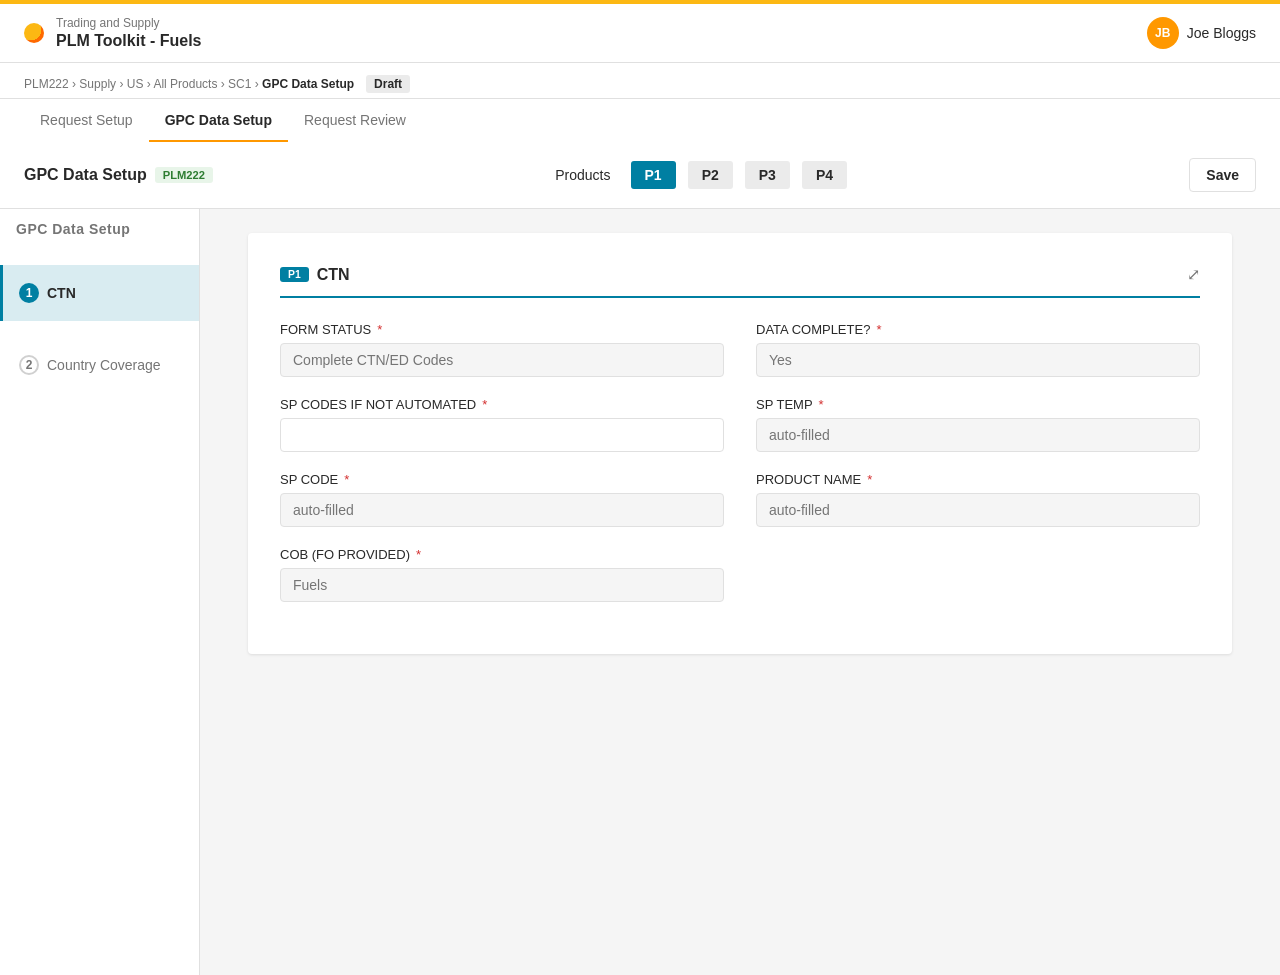
<file: plm222-prototype.html>
<!DOCTYPE html>
<!-- Cache bust: 2026-07-06T14:59:00Z -->
<html lang="en">
<head>
  <meta charset="UTF-8" />
  <meta name="viewport" content="width=device-width, initial-scale=1.0" />
  <title>PLM222 GPC Data Setup</title>
  <link rel="stylesheet" href="styles.css" />
  <style>
    /* Import Shell Design System */
    body {
      margin: 0;
      padding: 0;
    }

    .accent-bar {
      height: 4px;
      background: var(--shell-yellow);
    }

    /* Top Bar */
    .top-bar {
      display: flex;
      align-items: center;
      justify-content: space-between;
      padding: 12px 24px;
      background: white;
      border-bottom: 1px solid var(--border);
      position: sticky;
      top: 0;
      z-index: 200;
    }

    .top-bar-left {
      display: flex;
      align-items: center;
      gap: 12px;
    }

    .app-logo {
      font-size: 1.5rem;
    }

    .pecten-mark {
      width: 20px;
      height: 20px;
      border-radius: 50%;
      background: radial-gradient(circle at 35% 35%, #fcb813 0 56%, #ff6900 57% 100%);
      flex-shrink: 0;
    }

    .app-info {
      display: flex;
      flex-direction: column;
      gap: 2px;
    }

    .app-category {
      font-size: 0.75rem;
      color: var(--text-tertiary);
      font-weight: 500;
    }

    .app-title {
      font-size: 1rem;
      font-weight: 600;
      color: var(--text-primary);
    }

    .top-bar-right {
      display: flex;
      align-items: center;
      gap: 16px;
    }

    .top-bar-btn {
      background: none;
      border: none;
      cursor: pointer;
      font-size: 1rem;
      color: var(--text-secondary);
    }

    .user-profile {
      display: flex;
      align-items: center;
      gap: 8px;
      font-size: 0.875rem;
      color: var(--text-primary);
    }

    .user-avatar {
      width: 32px;
      height: 32px;
      border-radius: 50%;
      background: #ff9800;
      color: white;
      display: flex;
      align-items: center;
      justify-content: center;
      font-size: 0.75rem;
      font-weight: 600;
    }

    /* Breadcrumb & Status */
    .header-meta {
      height: 36px;
      padding: 12px 24px;
      background: white;
      border-bottom: 1px solid var(--border);
      position: sticky;
      top: 56px;
      z-index: 199;
    }

    .breadcrumb {
      display: flex;
      align-items: center;
      gap: 12px;
      font-size: 12px;
      color: var(--text-secondary);
    }

    .breadcrumb-path {
      display: flex;
      align-items: center;
      gap: 4px;
    }

    .breadcrumb-final {
      font-weight: 700;
      color: #292929;
    }

    .status-badge {
      padding: 2px 8px;
      background: var(--background-muted);
      color: var(--text-primary);
      border-radius: 3px;
      font-size: 0.75rem;
      font-weight: 600;
    }

    /* Tab Navigation */
    .tab-navigation {
      display: flex;
      gap: 0;
      padding: 0 24px;
      background: white;
      border-bottom: 1px solid var(--border);
      position: sticky;
      top: 100px;
      z-index: 198;
    }

    .tab-btn {
      padding: 12px 16px;
      background: none;
      border: none;
      border-bottom: 2px solid transparent;
      cursor: pointer;
      color: var(--text-secondary);
      font-size: 0.875rem;
      font-weight: 500;
      transition: all 0.2s;
    }

    .tab-btn:hover {
      color: var(--text-primary);
    }

    .tab-btn.active {
      color: var(--text-primary);
      border-bottom-color: #ff9800;
      font-weight: 600;
    }

    /* Form Header Sticky */
    .form-header-sticky {
      display: flex;
      align-items: center;
      justify-content: space-between;
      padding: 16px 24px;
      background: white;
      border-bottom: 1px solid var(--border);
      position: sticky;
      top: 92px;
      z-index: 198;
      width: 100%;
    }

    .form-header-left {
      display: flex;
      align-items: center;
      gap: 8px;
      min-width: auto;
    }

    .form-header-left h1 {
      margin: 0;
      font-size: 1rem;
      font-weight: 600;
      color: var(--text-primary);
      white-space: nowrap;
    }

    .plm-badge {
      padding: 2px 8px;
      background: #e8f5e9;
      color: #2e7d32;
      border-radius: 3px;
      font-size: 0.7rem;
      font-weight: 700;
    }

    .form-header-center {
      display: flex;
      align-items: center;
      gap: 12px;
      flex: 1;
      justify-content: center;
      margin: 0 auto;
    }

    .product-label {
      font-size: 0.875rem;
      color: var(--text-primary);
      font-weight: 500;
      margin-right: 8px;
    }

    .product-btn {
      padding: 6px 14px;
      background: var(--background-muted);
      border: none;
      border-radius: 3px;
      font-size: 0.875rem;
      font-weight: 600;
      cursor: pointer;
      color: var(--text-primary);
      transition: all 0.2s;
    }

    .product-btn.active {
      background: #007fa2;
      color: white;
    }

    .product-btn:hover {
      background: #007fa2;
      color: white;
    }

    .form-header-right {
      min-width: auto;
      text-align: right;
      flex-shrink: 0;
    }

    .btn-save {
      padding: 8px 16px;
      background: white;
      border: 1px solid var(--border);
      border-radius: 4px;
      font-size: 0.875rem;
      font-weight: 600;
      cursor: pointer;
      color: var(--text-primary);
      transition: background 0.2s;
    }

    .btn-save:hover {
      background: var(--background-muted);
    }

    /* Content Area */
    .p1-badge {
      display: inline-flex;
      padding: 2px 8px;
      background: #007fa2;
      color: white;
      border-radius: 3px;
      font-size: 0.65rem;
      font-weight: 700;
    }

    .section-expand-btn {
      background: none;
      border: none;
      color: var(--text-secondary);
      cursor: pointer;
      font-size: 1rem;
    }

    /* Content Area */
    .page-container {
      display: flex;
      min-height: calc(100vh - 134px);
      background: #f5f5f5;
      width: 100%;
      position: relative;
      z-index: 1;
      margin: 0;
      padding: 0;
    }

    .sidebar {
      width: 200px;
      background: white;
      border-right: 1px solid var(--border);
      padding: 0;
      overflow-y: auto;
      z-index: 1;
      margin: 0;
    }

    .sidebar-section {
      margin-bottom: 0;
      padding: 16px 0 0 0;
    }

    .sidebar-section:first-child {
      padding-top: 0;
    }

    .sidebar-title {
      padding: 12px 16px 4px 16px;
      font-size: 0.75rem;
      font-weight: 600;
      color: var(--text-tertiary);
      text-transform: uppercase;
      letter-spacing: 0.5px;
      margin: 0 0 4px 0;
    }

    .sidebar-item {
      display: flex;
      align-items: center;
      height: 56px;
      padding: 8px 16px;
      font-size: 0.875rem;
      color: var(--text-secondary);
      cursor: pointer;
      transition: background 0.2s;
      border-left: 3px solid transparent;
      margin: 0;
    }

    .sidebar-section:first-child .sidebar-item:first-child {
      padding-top: 12px;
    }

    .sidebar-item:hover {
      background: var(--background-muted);
    }

    .sidebar-item.active {
      background: rgba(0, 127, 162, 0.15);
      color: var(--text-primary);
      border-left-color: #007fa2;
      font-weight: 600;
    }

    .sidebar-item.active span:first-child {
      background: #007fa2;
      color: #ffffff;
      border: none;
    }

    .sidebar-item span:first-child {
      width: 20px;
      height: 20px;
      min-width: 20px;
      margin-right: 8px;
      font-weight: 600;
      color: var(--text-tertiary);
      border-radius: 50%;
      border: 2px solid #d0d0d0;
      display: flex;
      align-items: center;
      justify-content: center;
      font-size: 0.75rem;
    }

    .main-content {
      flex: 1;
      overflow-y: auto;
      width: 100%;
      background: #f5f5f5;
      display: flex;
      justify-content: center;
      align-items: flex-start;
      padding: 24px 48px;
    }

    /* Form Content */
    .form-content {
      width: 100%;
      padding: 32px;
      background: white;
      margin: 0;
      border-radius: 4px;
      box-shadow: 0 1px 3px rgba(0, 0, 0, 0.1);
    }

    .section-header {
      display: flex;
      justify-content: space-between;
      align-items: center;
      padding: 0 0 12px 0;
      margin-bottom: 24px;
      border-bottom: 2px solid #007fa2;
    }

    .section-header h2 {
      font-size: 1rem;
      font-weight: 600;
      margin: 0;
      color: var(--text-primary);
      display: flex;
      align-items: center;
      gap: 8px;
    }

    .p1-badge {
      display: inline-flex;
      padding: 2px 8px;
      background: #007fa2;
      color: white;
      border-radius: 3px;
      font-size: 0.65rem;
      font-weight: 700;
    }

    .section-expand-btn {
      background: none;
      border: none;
      color: var(--text-secondary);
      cursor: pointer;
      font-size: 1rem;
    }

    .form-grid {
      display: grid;
      grid-template-columns: repeat(2, 1fr);
      gap: 8px 32px !important;
      width: 100%;
    }

    .form-grid > div {
      min-width: 0;
    }

    .form-field {
      display: flex;
      flex-direction: column;
      margin-bottom: 20px;
    }



    .field-label {
      display: flex;
      align-items: center;
      gap: 6px;
      font-size: 0.8125rem;
      font-weight: 500;
      margin-bottom: 6px;
      color: var(--text-primary);
    }

    .required {
      color: #d32f2f;
    }

    .info-icon {
      display: inline-flex;
      align-items: center;
      justify-content: center;
      width: 16px;
      height: 16px;
      border-radius: 50%;
      background: transparent;
      border: 1px solid #999;
      color: #666;
      font-size: 0.65rem;
      font-weight: bold;
      cursor: help;
      flex-shrink: 0;
    }

    .form-control {
      padding: 8px 12px;
      border: 1px solid var(--border);
      border-radius: 4px;
      font-family: inherit;
      font-size: 0.875rem;
      color: var(--text-primary);
      background: white;
    }

    .form-control:focus {
      outline: none;
      border-color: #007fa2;
      box-shadow: 0 0 0 3px rgba(0, 127, 162, 0.1);
    }

    .form-control:disabled {
      background: #f5f5f5;
      cursor: not-allowed;
      color: var(--text-secondary);
    }

    select.form-control {
      width: 100%;
      padding: 8px 12px;
    }

    textarea.form-control {
      resize: vertical;
      min-height: 80px;
    }

    /* Composition Table */
    .composition-table {
      width: 100%;
      border-collapse: collapse;
      background: white;
      font-size: 0.875rem;
    }

    .composition-table thead {
      background: #f5f5f5;
      border-bottom: 1px solid #e0e0e0;
    }

    .composition-table th {
      padding: 12px;
      text-align: left;
      font-weight: 600;
      color: var(--text-primary);
      border-right: 1px solid #e0e0e0;
    }

    .composition-table th:last-child {
      border-right: none;
    }

    .composition-table td {
      padding: 12px;
      border-right: 1px solid #e0e0e0;
      border-bottom: 1px solid #e0e0e0;
    }

    .composition-table td:last-child {
      border-right: none;
    }

    .composition-table tbody tr:last-child td {
      border-bottom: none;
    }

    .composition-table input.form-control {
      width: 100%;
      padding: 6px 8px;
      border: 1px solid #e0e0e0;
      border-radius: 2px;
      font-size: 0.875rem;
    }

    .composition-table input.form-control:focus {
      outline: none;
      border-color: #007fa2;
      box-shadow: 0 0 0 3px rgba(0, 127, 162, 0.1);
    }

    .composition-table .add-row {
      background: #f9f9f9;
    }

    .action-cell {
      text-align: center;
      padding: 12px 6px;
    }

    .delete-row-btn {
      background: none;
      border: 1.5px solid #757575;
      border-radius: 50%;
      color: #757575;
      font-size: 0.65rem;
      font-weight: 600;
      cursor: pointer;
      width: 20px;
      height: 20px;
      padding: 0;
      line-height: 20px;
      text-align: center;
      transition: all 0.2s ease;
    }

    .delete-row-btn:hover {
      background: #f5f5f5;
      border-color: #424242;
      color: #424242;
    }

    .delete-row-btn:active {
      background: #e8e8e8;
    }

    button.add-ingredient-btn {
      width: 100%;
      padding: 10px 12px;
      background: white;
      border: 1px dashed #007fa2;
      border-radius: 3px;
      color: #007fa2;
      font-weight: 600;
      cursor: pointer;
      font-size: 0.875rem;
      transition: all 0.2s;
    }

    button.add-ingredient-btn:hover {
      background: #f0f8fc;
      border-style: solid;
    }

    button.add-constituent-btn {
      width: 100%;
      padding: 10px 12px;
      background: white;
      border: 1px dashed #007fa2;
      border-radius: 3px;
      color: #007fa2;
      font-weight: 600;
      cursor: pointer;
      font-size: 0.875rem;
      transition: all 0.2s;
    }

    button.add-constituent-btn:hover {
      background: #f0f8fc;
      border-style: solid;
    }

    .field-with-buttons {
      display: flex;
      gap: 8px;
      align-items: flex-start;
      width: 100%;
    }

    .field-with-buttons .form-control {
      flex: 1;
    }

    .field-buttons {
      display: flex;
      flex-direction: row;
      gap: 8px;
      flex-shrink: 0;
      align-items: center;
    }

    button.add-field-btn,
    button.remove-field-btn {
      width: 40px;
      height: 100%;
      min-height: 36px;
      padding: 0;
      background: white;
      border: 1px solid #ccc;
      border-radius: 4px;
      color: #333;
      font-weight: 300;
      font-size: 1.25rem;
      cursor: pointer;
      transition: all 0.2s;
      display: flex;
      align-items: center;
      justify-content: center;
      flex-shrink: 0;
    }

    button.add-field-btn:hover,
    button.remove-field-btn:hover {
      background: #f5f5f5;
      border-color: #999;
    }

    button.add-field-btn:active,
    button.remove-field-btn:active {
      background: #e8e8e8;
    }

    button.remove-field-btn:disabled {
      background: #f5f5f5;
      border-color: #ddd;
      color: #ccc;
      cursor: not-allowed;
      opacity: 0.5;
    }

    button.remove-field-btn:disabled:hover {
      background: #f5f5f5;
      border-color: #ddd;
    }

    .country-rows-container {
      display: flex;
      flex-direction: column;
      gap: 12px;
    }

    .country-row {
      display: flex;
      gap: 8px;
      align-items: stretch;
      width: 100%;
    }

    .country-row .form-control {
      flex: 1;
    }
  </style>
</head>
<body>
  <div class="accent-bar"></div>

  <!-- Top Bar -->
  <div class="top-bar">
    <div class="top-bar-left">
      <div class="pecten-mark"></div>
      <div class="app-info">
        <div class="app-category">Trading and Supply</div>
        <div class="app-title">PLM Toolkit - Fuels</div>
      </div>
    </div>
    <div class="top-bar-right">
      <div class="user-profile">
        <div class="user-avatar">JB</div>
        <span>Joe Bloggs</span>
      </div>
    </div>
  </div>

  <!-- Breadcrumb & Status -->
  <div class="header-meta">
    <div class="breadcrumb">
      <div class="breadcrumb-path">
        <span>PLM222 › Supply › US › All Products › SC1 › <span class="breadcrumb-final">GPC Data Setup</span></span>
      </div>
      <span class="status-badge">Draft</span>
    </div>
  </div>

  <!-- Tab Navigation -->
  <div class="tab-navigation">
    <button class="tab-btn">Request Setup</button>
    <button class="tab-btn active">GPC Data Setup</button>
    <button class="tab-btn">Request Review</button>
  </div>

  <!-- Form Header -->
  <div class="form-header-sticky">
    <div class="form-header-left">
      <h1>GPC Data Setup</h1>
      <span class="plm-badge">PLM222</span>
    </div>
    <div class="form-header-center">
      <span class="product-label">Products</span>
      <button class="product-btn active">P1</button>
      <button class="product-btn">P2</button>
      <button class="product-btn">P3</button>
      <button class="product-btn">P4</button>
    </div>
    <div class="form-header-right">
      <button class="btn-save">Save</button>
    </div>
  </div>

  <!-- Page Container with Sidebar -->
  <div class="page-container">
    <!-- Sidebar -->
    <div class="sidebar">
      <div class="sidebar-section">
        <div class="sidebar-title" style="padding: 12px 16px 8px 16px; font-size: 0.875rem; font-weight: 600; text-transform: none;">GPC Data Setup</div>
      </div>

      <div class="sidebar-section">
        <div class="sidebar-item active">
          <span>1</span>
          <span>CTN</span>
        </div>
      </div>

      <div class="sidebar-section">
        <div class="sidebar-item">
          <span>2</span>
          <span>Country Coverage</span>
        </div>
      </div>
    </div>

    <!-- Main Content -->
    <div class="main-content">
      <!-- Form Content -->
      <div class="form-content">
        <!-- CTN Section -->
        <div id="section-ctn" class="form-section">
          <div class="section-header">
            <h2><span class="p1-badge">P1</span>CTN</h2>
            <button class="section-expand-btn">⤢</button>
          </div>

          <div class="form-grid">
            <!-- Left Column -->
            <div>
              <div class="form-field">
                <label class="field-label">FORM STATUS <span class="required">*</span></label>
                <input type="text" class="form-control" value="Complete CTN/ED Codes" disabled style="background-color: #F5F5F5;" />
              </div>
              <div class="form-field">
                <label class="field-label">SP CODES IF NOT AUTOMATED <span class="required">*</span></label>
                <input type="text" class="form-control" placeholder="" />
              </div>
              <div class="form-field">
                <label class="field-label">SP CODE <span class="required">*</span></label>
                <input type="text" class="form-control" value="auto-filled" disabled style="background-color: #F5F5F5;" />
              </div>
              <div class="form-field">
                <label class="field-label">COB (FO PROVIDED) <span class="required">*</span></label>
                <input type="text" class="form-control" value="Fuels" disabled style="background-color: #F5F5F5;" />
              </div>
            </div>
            <!-- Right Column -->
            <div>
              <div class="form-field">
                <label class="field-label">DATA COMPLETE? <span class="required">*</span></label>
                <input type="text" class="form-control" value="Yes" disabled style="background-color: #F5F5F5;" />
              </div>
              <div class="form-field">
                <label class="field-label">SP TEMP <span class="required">*</span></label>
                <input type="text" class="form-control" value="auto-filled" disabled style="background-color: #F5F5F5;" />
              </div>
              <div class="form-field">
                <label class="field-label">PRODUCT NAME <span class="required">*</span></label>
                <input type="text" class="form-control" value="auto-filled" disabled style="background-color: #F5F5F5;" />
              </div>
            </div>
          </div>
        </div>

        <!-- Country Coverage Section -->
        <div id="section-country-coverage" class="form-section" style="display: none;">
          <div class="section-header">
            <h2><span class="p1-badge">P1</span>Country Coverage</h2>
            <button class="section-expand-btn">⤢</button>
          </div>

          <div class="form-field" style="grid-column: 1 / -1;">
            <label class="field-label">CONFIRMED COUNTRIES <span class="required">*</span></label>
            <input type="text" class="form-control" value="AE, DE, FR, BR" disabled style="background-color: #F5F5F5;" />
          </div>

          <div class="form-field" style="grid-column: 1 / -1; margin-top: 8px; margin-bottom: 24px;">
            <label class="field-label collapsible-label" style="cursor: pointer; display: flex; align-items: center; gap: 8px;">
              <span class="collapse-icon" style="display: inline-block; transition: transform 0.2s;">▼</span>
              <span>LIST OF GSAP COUNTRIES</span>
            </label>
            <div class="table-wrapper" style="border: 1px solid #e0e0e0; border-radius: 4px; overflow: hidden;">
            <table class="composition-table">
              <colgroup>
                <col style="width: 50%;">
                <col style="width: 15%;">
                <col style="width: 35%;">
              </colgroup>
              <thead>
                <tr>
                  <th>Country</th>
                  <th>Code</th>
                  <th>CTN Code</th>
                </tr>
              </thead>
              <tbody>
                <tr><td>Utd. Arab Emir.</td><td>AE</td><td><input type="text" class="form-control" /></td></tr>
                <tr><td>Austria</td><td>AT</td><td><input type="text" class="form-control" /></td></tr>
                <tr><td>Australia</td><td>AU</td><td><input type="text" class="form-control" value="99999999" /></td></tr>
                <tr><td>Belgium</td><td>BE</td><td><input type="text" class="form-control" value="99999999" /></td></tr>
                <tr><td>Bulgaria</td><td>BG</td><td><input type="text" class="form-control" value="99999999" /></td></tr>
                <tr><td>Canada</td><td>CA</td><td><input type="text" class="form-control" value="99999999" /></td></tr>
                <tr><td>Canada Fuels</td><td>CA</td><td><input type="text" class="form-control" value="99999999" /></td></tr>
                <tr><td>Canada Lubes Bulk</td><td>CA</td><td><input type="text" class="form-control" value="99999999" /></td></tr>
                <tr><td>Canada Lubes Retail &lt;5 ltr</td><td>CA</td><td><input type="text" class="form-control" value="99999999" /></td></tr>
                <tr><td>Switzerland</td><td>CH</td><td><input type="text" class="form-control" value="99999999" /></td></tr>
                <tr><td>China</td><td>CN</td><td><input type="text" class="form-control" value="99999999" /></td></tr>
                <tr><td>Czech Republic</td><td>CZ</td><td><input type="text" class="form-control" value="99999999" /></td></tr>
                <tr><td>Germany</td><td>DE</td><td><input type="text" class="form-control" /></td></tr>
                <tr><td>Denmark</td><td>DK</td><td><input type="text" class="form-control" value="99999999" /></td></tr>
                <tr><td>Egypt</td><td>EG</td><td><input type="text" class="form-control" value="99999999" /></td></tr>
                <tr><td>Spain</td><td>ES</td><td><input type="text" class="form-control" value="99999999" /></td></tr>
                <tr><td>Finland</td><td>FI</td><td><input type="text" class="form-control" value="99999999" /></td></tr>
                <tr><td>France</td><td>FR</td><td><input type="text" class="form-control" /></td></tr>
                <tr><td>United Kingdom</td><td>UK</td><td><input type="text" class="form-control" value="99999999" /></td></tr>
                <tr><td>Hong Kong</td><td>HK</td><td><input type="text" class="form-control" value="99999999" /></td></tr>
                <tr><td>Hungary</td><td>HU</td><td><input type="text" class="form-control" value="99999999" /></td></tr>
                <tr><td>Indonesia</td><td>ID</td><td><input type="text" class="form-control" value="99999999" /></td></tr>
                <tr><td>India</td><td>IN</td><td><input type="text" class="form-control" value="99999999" /></td></tr>
                <tr><td>Italy</td><td>IT</td><td><input type="text" class="form-control" value="99999999" /></td></tr>
                <tr><td>Japan</td><td>JP</td><td><input type="text" class="form-control" value="99999999" /></td></tr>
                <tr><td>Luxembourg</td><td>LU</td><td><input type="text" class="form-control" value="99999999" /></td></tr>
                <tr><td>Macau</td><td>MO</td><td><input type="text" class="form-control" value="99999999" /></td></tr>
                <tr><td>Mexico</td><td>MX</td><td><input type="text" class="form-control" value="99999999" /></td></tr>
                <tr><td>Malaysia</td><td>MY</td><td><input type="text" class="form-control" value="99999999" /></td></tr>
                <tr><td>Netherlands</td><td>NL</td><td><input type="text" class="form-control" value="99999999" /></td></tr>
                <tr><td>Norway</td><td>NO</td><td><input type="text" class="form-control" value="99999999" /></td></tr>
                <tr><td>Oman</td><td>OM</td><td><input type="text" class="form-control" value="99999999" /></td></tr>
                <tr><td>Philippines</td><td>PH</td><td><input type="text" class="form-control" value="99999999" /></td></tr>
                <tr><td>Pakistan</td><td>PK</td><td><input type="text" class="form-control" value="99999999" /></td></tr>
                <tr><td>Pakistan Fuels</td><td>PK</td><td><input type="text" class="form-control" value="99999999" /></td></tr>
                <tr><td>Pakistan Lubes &lt;10 ltr</td><td>PK</td><td><input type="text" class="form-control" value="99999999" /></td></tr>
                <tr><td>Pakistan Lubes &gt;10 ltr</td><td>PK</td><td><input type="text" class="form-control" value="99999999" /></td></tr>
                <tr><td>Pakistan Lubes Bulk</td><td>PK</td><td><input type="text" class="form-control" value="99999999" /></td></tr>
                <tr><td>Poland</td><td>PL</td><td><input type="text" class="form-control" value="99999999" /></td></tr>
                <tr><td>Russian Fed.</td><td>RU</td><td><input type="text" class="form-control" value="99999999" /></td></tr>
                <tr><td>Sweden</td><td>SE</td><td><input type="text" class="form-control" value="99999999" /></td></tr>
                <tr><td>Singapore</td><td>SG</td><td><input type="text" class="form-control" value="99999999" /></td></tr>
                <tr><td>Slovenia</td><td>SI</td><td><input type="text" class="form-control" value="99999999" /></td></tr>
                <tr><td>Slovakia</td><td>SK</td><td><input type="text" class="form-control" value="99999999" /></td></tr>
                <tr><td>Thailand</td><td>TH</td><td><input type="text" class="form-control" value="99999999" /></td></tr>
                <tr><td>Turkey</td><td>TR</td><td><input type="text" class="form-control" value="99999999" /></td></tr>
                <tr><td>USA</td><td>US</td><td><input type="text" class="form-control" value="99999999" /></td></tr>
                <tr><td>South Africa</td><td>ZA</td><td><input type="text" class="form-control" value="99999999" /></td></tr>
                <tr><td>South Africa Fuels</td><td>ZA</td><td><input type="text" class="form-control" value="99999999" /></td></tr>
                <tr><td>South Africa Lubes Non Retail</td><td>ZA</td><td><input type="text" class="form-control" value="99999999" /></td></tr>
                <tr><td>South Africa Lubes Retail</td><td>ZA</td><td><input type="text" class="form-control" value="99999999" /></td></tr>
              </tbody>
            </table>
            </div>
          </div>

          <div class="form-field" style="grid-column: 1 / -1; margin-top: 0px; margin-bottom: 40px;">
            <label class="field-label collapsible-label" style="cursor: pointer; display: flex; align-items: center; gap: 8px;">
              <span class="collapse-icon" style="display: inline-block; transition: transform 0.2s;">▼</span>
              <span>LIST OF NON GSAP COUNTRIES</span>
            </label>
            <div class="table-wrapper" style="border: 1px solid #e0e0e0; border-radius: 4px; overflow: hidden;">
            <table class="composition-table">
              <colgroup>
                <col style="width: 50%;">
                <col style="width: 15%;">
                <col style="width: 35%;">
              </colgroup>
              <thead>
                <tr>
                  <th>Country</th>
                  <th>Code</th>
                  <th>CTN Code</th>
                </tr>
              </thead>
              <tbody>
                <tr><td>Argentina</td><td>AR</td><td><input type="text" class="form-control" value="00000000" /></td></tr>
                <tr><td>Brazil</td><td>BR</td><td><input type="text" class="form-control" value="00000000" /></td></tr>
                <tr><td>Colombia</td><td>CO</td><td><input type="text" class="form-control" value="00000000" /></td></tr>
                <tr><td>South Korea</td><td>KR</td><td><input type="text" class="form-control" value="00000000" /></td></tr>
                <tr><td>Trinidad &amp; Tobago</td><td>TT</td><td><input type="text" class="form-control" value="00000000" /></td></tr>
                <tr><td>Taiwan</td><td>TW</td><td><input type="text" class="form-control" value="00000000" /></td></tr>
                <tr><td>Venezuela</td><td>VE</td><td><input type="text" class="form-control" value="00000000" /></td></tr>
                <tr><td>Vietnam</td><td>VN</td><td><input type="text" class="form-control" value="00000000" /></td></tr>
              </tbody>
            </table>
            </div>
          </div>

          <div class="form-grid">
            <!-- Left Column -->
            <div>
              <div class="form-field">
                <label class="field-label">DEX GRADE <span class="required">*</span></label>
                <input type="text" class="form-control" value="auto-filled" disabled style="background-color: #F5F5F5;" />
              </div>
              <div class="form-field">
                <label class="field-label">CUST ATTR 1 <span class="required">*</span></label>
                <input type="text" class="form-control" value="auto-filled" disabled style="background-color: #F5F5F5;" />
              </div>
              <div class="form-field">
                <label class="field-label">CUST ATTR 3 <span class="required">*</span></label>
                <input type="text" class="form-control" disabled style="background-color: #F5F5F5;" />
              </div>
              <div class="form-field">
                <label class="field-label">CUST ATTR 5 <span class="required">*</span></label>
                <input type="text" class="form-control" disabled style="background-color: #F5F5F5;" />
              </div>
              <div class="form-field">
                <label class="field-label">CUST ATTR 7 <span class="required">*</span></label>
                <input type="text" class="form-control" disabled style="background-color: #F5F5F5;" />
              </div>
            </div>
            <!-- Right Column -->
            <div>
              <div class="form-field">
                <label class="field-label">FREETEXT <span class="required">*</span></label>
                <input type="text" class="form-control" value="auto-filled" disabled style="background-color: #F5F5F5;" />
              </div>
              <div class="form-field">
                <label class="field-label">CUST ATTR 2 <span class="required">*</span></label>
                <input type="text" class="form-control" />
              </div>
              <div class="form-field">
                <label class="field-label">CUST ATTR 4 <span class="required">*</span></label>
                <input type="text" class="form-control" disabled style="background-color: #F5F5F5;" />
              </div>
              <div class="form-field">
                <label class="field-label">CUST ATTR 6 <span class="required">*</span></label>
                <input type="text" class="form-control" disabled style="background-color: #F5F5F5;" />
              </div>
              <div class="form-field">
                <label class="field-label">DEX &amp; ATT <span class="required">*</span></label>
                <input type="text" class="form-control" value="auto-filled" disabled style="background-color: #F5F5F5;" />
              </div>
            </div>
          </div>
      </div>
    </div>
  </div>

  <script>
    // Product button click handlers
    const productButtons = document.querySelectorAll('.product-btn');

    productButtons.forEach((button, index) => {
      button.addEventListener('click', function() {
        // Remove active class from all buttons
        productButtons.forEach(btn => btn.classList.remove('active'));
        
        // Add active class to clicked button
        this.classList.add('active');
        
        // Query all badge elements fresh and update them
        const badgeElements = document.querySelectorAll('.p1-badge');
        badgeElements.forEach(badge => {
          badge.textContent = `P${index + 1}`;
        });
      });
    });

    // Sidebar section switching
    const sidebarItems = document.querySelectorAll('.sidebar-item');
    const formSections = document.querySelectorAll('.form-section');
    const pageContainers = document.querySelectorAll('.page-container');

    sidebarItems.forEach((item, index) => {
      item.addEventListener('click', function() {
        // Remove active class from all sidebar items
        sidebarItems.forEach(sidebarItem => sidebarItem.classList.remove('active'));
        
        // Add active class to clicked item
        this.classList.add('active');
        
        // Hide all page containers and sections
        pageContainers.forEach(container => {
          container.style.display = 'none';
        });
        formSections.forEach(section => {
          section.style.display = 'none';
        });

        // Show the selected page container and section
        if (index === 0) {
          // CTN tab - show first page container and CTN section
          pageContainers[0].style.display = '';
          const ctnSection = document.getElementById('section-ctn');
          if (ctnSection) {
            ctnSection.style.display = '';
          }
        } else if (index === 1) {
          // Country Coverage tab - show first page container and country coverage section
          pageContainers[0].style.display = '';
          const countryCoverageSection = document.getElementById('section-country-coverage');
          if (countryCoverageSection) {
            countryCoverageSection.style.display = '';
          }
        }
      });
    });

    // Initialize: show CTN by default
    const firstCtnSection = document.getElementById('section-ctn');
    if (firstCtnSection) {
      firstCtnSection.style.display = '';
    }
    const countryCoverageSection = document.getElementById('section-country-coverage');
    if (countryCoverageSection) {
      countryCoverageSection.style.display = 'none';
    }

    // Table collapse/expand functionality
    const collapsibleLabels = document.querySelectorAll('.collapsible-label');
    collapsibleLabels.forEach(label => {
      label.addEventListener('click', function(e) {
        e.preventDefault();
        const tableWrapper = this.closest('.form-field').querySelector('.table-wrapper');
        const collapseIcon = this.querySelector('.collapse-icon');
        
        if (tableWrapper) {
          const isHidden = tableWrapper.style.display === 'none';
          tableWrapper.style.display = isHidden ? '' : 'none';
          
          // Rotate the icon
          if (collapseIcon) {
            collapseIcon.style.transform = isHidden ? 'rotate(0deg)' : 'rotate(-90deg)';
          }
        }
      });
    });

    // Function to attach delete handlers to delete buttons
    function attachDeleteHandlers() {
      const deleteButtons = document.querySelectorAll('.delete-row-btn');
      deleteButtons.forEach(btn => {
        // Remove existing listeners by cloning
        const newBtn = btn.cloneNode(true);
        btn.parentNode.replaceChild(newBtn, btn);
      });
      
      // Re-query and attach new listeners
      document.querySelectorAll('.delete-row-btn').forEach(btn => {
        btn.addEventListener('click', function(e) {
          e.preventDefault();
          const row = this.closest('tr');
          row.remove();
        });
      });
    }

    // Add Ingredient button handler
    const addIngredientBtn = document.querySelector('.add-ingredient-btn');
    if (addIngredientBtn) {
      addIngredientBtn.addEventListener('click', function(e) {
        e.preventDefault();
        const table = this.closest('table');
        const tbody = table.querySelector('tbody');
        const addRow = table.querySelector('.add-row');
        
        // Create new row with empty inputs and delete button
        const newRow = document.createElement('tr');
        newRow.innerHTML = `
          <td><select class="form-control">
<option value="">Select</option>
</select></td>
          <td><input type="number" class="form-control" placeholder="Min %" /></td>
          <td><input type="number" class="form-control" placeholder="Max %" /></td>
          <td><select class="form-control">
<option value="">Select</option>
</select></td>
          <td class="action-cell"><button type="button" class="delete-row-btn" title="Delete row">✕</button></td>
        `;
        
        // Insert before the add row
        tbody.insertBefore(newRow, addRow);
        
        // Attach delete handlers to all buttons
        attachDeleteHandlers();
      });
    }

    // Add Constituent button handler
    const addConstituentBtn = document.querySelector('.add-constituent-btn');
    if (addConstituentBtn) {
      addConstituentBtn.addEventListener('click', function(e) {
        e.preventDefault();
        const table = this.closest('table');
        const tbody = table.querySelector('tbody');
        const addRow = table.querySelector('.add-row');
        
        // Create new row with empty inputs and delete button
        const newRow = document.createElement('tr');
        newRow.innerHTML = `
          <td><select class="form-control">
<option value="">Select</option>
</select></td>
          <td><input type="number" class="form-control" placeholder="Min %" /></td>
          <td><input type="number" class="form-control" placeholder="Max %" /></td>
          <td><select class="form-control">
<option value="">Select</option>
</select></td>
          <td class="action-cell"><button type="button" class="delete-row-btn" title="Delete row">✕</button></td>
        `;
        
        // Insert before the add row
        tbody.insertBefore(newRow, addRow);
        
        // Attach delete handlers to all buttons
        attachDeleteHandlers();
      });
    }

    // Initial attachment of delete handlers
    attachDeleteHandlers();

    // Product Name to Product Family & Brand Category Mapping
    const productMapping = {
      "ACT": { family: "Active Clean Technology", category: "Shell Branded Products" },
      "AeroJet": { family: "Aerojet", category: "Shell Branded Products" },
      "Asphalt Resurfacer": { family: "Flintkote", category: "Shell Branded Products" },
      "AVCAT Military Aviation Kerosine": { family: "Unbranded Products (Fuels)", category: "Unbranded Products" },
      "AVTAG Military Aviation Kerosine": { family: "Unbranded Products (Fuels)", category: "Unbranded Products" },
      "AVTUR Military Aviation Kerosine": { family: "Unbranded Products (Fuels)", category: "Unbranded Products" },
      "Bitumen": { family: "Unbranded Products (Bitumen)", category: "Unbranded Products" },
      "Bitumen Emulsion": { family: "Unbranded Products (Bitumen)", category: "Unbranded Products" },
      "Bitumen Paints & Primer": { family: "Unbranded Products (Bitumen)", category: "Unbranded Products" },
      "Bituseal": { family: "Bituseal", category: "Shell Branded Products" },
      "Caribit": { family: "Caribit", category: "Shell Branded Products" },
      "Cariphalte": { family: "Cariphalte", category: "Shell Branded Products" },
      "Cariphalte DA": { family: "Cariphalte", category: "Shell Branded Products" },
      "Cariphalte DM": { family: "Cariphalte", category: "Shell Branded Products" },
      "Cariphalte Fuelsafe": { family: "Cariphalte", category: "Shell Branded Products" },
      "Cariphalte OPA": { family: "Cariphalte", category: "Shell Branded Products" },
      "Cariphalte PG": { family: "Cariphalte", category: "Shell Branded Products" },
      "Caritop CB": { family: "Caritop", category: "Unbranded Products" },
      "Cutback": { family: "Unbranded Products (Bitumen)", category: "Unbranded Products" },
      "Diesel Extra": { family: "Diesel Extra", category: "Shell Branded Products" },
      "Diesoline": { family: "Generic Products (Fuels)", category: "Shell Branded Products" },
      "Diesoline Ultra": { family: "Generic Products (Fuels)", category: "Shell Branded Products" },
      "Dual Purpose Civil Aviation Kerosine": { family: "Unbranded Products (Fuels)", category: "Unbranded Products" },
      "Emulsion": { family: "Unbranded Products (Bitumen)", category: "Unbranded Products" },
      "Factory Fill - Generic Fuels": { family: "Factory Fill - Generic Fuels", category: "Factory Fill Products" },
      "Flintkote": { family: "Flintkote", category: "Shell Branded Products" },
      "Flintkote 3": { family: "Flintkote", category: "Shell Branded Products" },
      "Flintkote 5": { family: "Flintkote", category: "Shell Branded Products" },
      "Flintkote Aluminium": { family: "Flintkote", category: "Shell Branded Products" },
      "Flintkote Colourflex": { family: "Flintkote", category: "Shell Branded Products" },
      "Flintkote Decoralt": { family: "Flintkote", category: "Shell Branded Products" },
      "Flintkote Hydroguard": { family: "Flintkote", category: "Shell Branded Products" },
      "Flintkote Primer": { family: "Flintkote", category: "Shell Branded Products" },
      "Flintkote Ultra": { family: "Flintkote", category: "Shell Branded Products" },
      "FreshAir": { family: "FreshAir", category: "Shell Branded Products" },
      "Fuel Economy Diesel (or FED)": { family: "Fuel Economy", category: "Shell Branded Products" },
      "Fuel Economy Mogas (or FEM)": { family: "Fuel Economy", category: "Shell Branded Products" },
      "FuelSave Diesel": { family: "FuelSave", category: "Shell Branded Products" },
      "FuelSave Unleaded": { family: "FuelSave", category: "Shell Branded Products" },
      "High Lead, High Octane Aviation Gasoline": { family: "Unbranded Products (Fuels)", category: "Unbranded Products" },
      "Jet A": { family: "Unbranded Products (Fuels)", category: "Unbranded Products" },
      "Jet A-1": { family: "Unbranded Products (Fuels)", category: "Unbranded Products" },
      "Jet B": { family: "Unbranded Products (Fuels)", category: "Unbranded Products" },
      "Lead Replacement Petrol": { family: "Unbranded Products (Fuels)", category: "Unbranded Products" },
      "LNG": { family: "Generic Products (Fuels)", category: "Shell Branded Products" },
      "Local Marine Diesel Bunker": { family: "Unbranded Products (Fuels)", category: "Unbranded Products" },
      "Local Branded Products (Fuels)": { family: "Generic Products (Fuels)", category: "Shell Branded Products" },
      "Local Marine High Sulphur RFO Bunker": { family: "Unbranded Products (Fuels)", category: "Unbranded Products" },
      "Local Marine Low Sulphur RFO Bunker": { family: "Unbranded Products (Fuels)", category: "Unbranded Products" },
      "Low Lead High Octane Aviation Gasoline": { family: "Unbranded Products (Fuels)", category: "Unbranded Products" },
      "Low Lead, Low Octane Aviation Gasoline": { family: "Unbranded Products (Fuels)", category: "Unbranded Products" },
      "LPG Generic": { family: "Generic Products (LPG)", category: "Shell Branded Products" },
      "Mellowphalt": { family: "Mellowphalt", category: "Shell Branded Products" },
      "Mexphalte": { family: "Mexphalte", category: "Shell Branded Products" },
      "Mexphalte AM2": { family: "Mexphalte", category: "Shell Branded Products" },
      "Mexphalte C": { family: "Mexphalte", category: "Shell Branded Products" },
      "Mexphalte CP2": { family: "Mexphalte", category: "Shell Branded Products" },
      "Mexphalte Fuelsafe": { family: "Mexphalte", category: "Shell Branded Products" },
      "Mexphalte HVS": { family: "Mexphalte", category: "Shell Branded Products" },
      "Mexphalte P3": { family: "Mexphalte", category: "Shell Branded Products" },
      "Multiphalte": { family: "Multiphalte", category: "Shell Branded Products" },
      "Multiphalte HM": { family: "Multiphalte", category: "Shell Branded Products" },
      "No Brand": { family: "Unbranded NOT SOLD", category: "Unbranded Products" },
      "NovaChip": { family: "Unbranded Products (Bitumen)", category: "Unbranded Products" },
      "Other": { family: "Unbranded Products (Bitumen)", category: "Unbranded Products" },
      "Pura": { family: "Pura", category: "Shell Branded Products" },
      "Shell BioLNG": { family: "Generic Products (Fuels)", category: "Shell Branded Products" },
      "Shell Butagas": { family: "Shell", category: "Shell Branded Products" },
      "Shell Butagaz": { family: "Shell", category: "Shell Branded Products" },
      "Shell Gas": { family: "Shell", category: "Shell Branded Products" },
      "Shell GTL Fuel": { family: "Shell GTL Fuel", category: "Shell Branded Products" },
      "Shell GTL Fuel Alpine": { family: "Shell GTL Fuel", category: "Shell Branded Products" },
      "Shell GTL Fuel Heating": { family: "Shell GTL Fuel", category: "Shell Branded Products" },
      "Shell GTL Fuel Marine": { family: "Shell GTL Fuel", category: "Shell Branded Products" },
      "Shell GTL Fuel Off-Road": { family: "Shell GTL Fuel", category: "Shell Branded Products" },
      "Shell Indoor Kart Fuel": { family: "Shell Racing Fuels", category: "Shell Branded Products" },
      "Shell International Diesel Bunker": { family: "Generic Products (Fuels)", category: "Shell Branded Products" },
      "Shell International RFO Bunker": { family: "Generic Products (Fuels)", category: "Shell Branded Products" },
      "Shell LNG": { family: "Generic Products (Fuels)", category: "Shell Branded Products" },
      "Shell Moto Cross Fuel": { family: "Shell Racing Fuels", category: "Shell Branded Products" },
      "Shell Motorcycle GP Fuel": { family: "Shell Racing Fuels", category: "Shell Branded Products" },
      "Shell Propagas": { family: "Shell", category: "Shell Branded Products" },
      "Shell Propagaz": { family: "Shell", category: "Shell Branded Products" },
      "Shell Race Car Fuel": { family: "Shell Racing Fuels", category: "Shell Branded Products" },
      "Shell Racing Fuels": { family: "Shell Racing Fuels", category: "Shell Branded Products" },
      "Shell Racing Kart Fuel": { family: "Shell Racing Fuels", category: "Shell Branded Products" },
      "Shell Superbike Fuel": { family: "Shell Racing Fuels", category: "Shell Branded Products" },
      "Special Application Gasoline": { family: "Generic Products (Fuels)", category: "Shell Branded Products" },
      "Spramex": { family: "Spramex", category: "Shell Branded Products" },
      "Spramul": { family: "Spramul", category: "Shell Branded Products" },
      "Thermo": { family: "Thermo", category: "Shell Branded Products" },
      "Thermo Eco Ultra": { family: "Thermo", category: "Shell Branded Products" },
      "Thermo Premium": { family: "Thermo", category: "Shell Branded Products" },
      "Third Party Branded": { family: "Third Party Branded", category: "Third Party Branded" },
      "Tixophalte": { family: "Tixophalte", category: "Shell Branded Products" },
      "Tixophalte Wet": { family: "Tixophalte", category: "Shell Branded Products" },
      "Unbranded Products (Bitumen)": { family: "Unbranded Products (Bitumen)", category: "Unbranded Products" },
      "Unbranded Products (Fuels) Generic": { family: "Unbranded Products (Fuels)", category: "Unbranded Products" },
      "Unleaded Extra (or ULX)": { family: "Unleaded Extra", category: "Shell Branded Products" },
      "Unleaded, Low Octane Aviation Gasoline": { family: "Unbranded Products (Fuels)", category: "Unbranded Products" },
      "V-Power": { family: "V-Power", category: "Shell Branded Products" },
      "V-Power Diesel": { family: "V-Power", category: "Shell Branded Products" },
      "V-Power Racing": { family: "V-Power Racing", category: "Shell Branded Products" }
    };

    // Handle Product Name change
    const productNameSelects = document.querySelectorAll('select.form-control');
    
    productNameSelects.forEach(select => {
      // Find if this is the PRODUCT NAME select by checking its label
      const label = select.closest('.form-field')?.querySelector('.field-label');
      if (label && label.textContent.includes('PRODUCT NAME')) {
        select.addEventListener('change', function() {
          const selectedProduct = this.value;
          if (selectedProduct && productMapping[selectedProduct]) {
            const mapping = productMapping[selectedProduct];
            
            // Find Product Family and Brand Category dropdowns
            const formFields = document.querySelectorAll('.form-field');
            let productFamilySelect = null;
            let brandCategorySelect = null;
            
            formFields.forEach(field => {
              const fieldLabel = field.querySelector('.field-label');
              if (fieldLabel) {
                if (fieldLabel.textContent.includes('PRODUCT FAMILY')) {
                  productFamilySelect = field.querySelector('select.form-control');
                }
                if (fieldLabel.textContent.includes('BRAND CATEGORY')) {
                  brandCategorySelect = field.querySelector('select.form-control');
                }
              }
            });
            
            // Update Product Family
            if (productFamilySelect) {
              productFamilySelect.value = mapping.family;
              productFamilySelect.dispatchEvent(new Event('change', { bubbles: true }));
            }
            
            // Update Brand Category
            if (brandCategorySelect) {
              brandCategorySelect.value = mapping.category;
              brandCategorySelect.dispatchEvent(new Event('change', { bubbles: true }));
            }
          }
        });
      }
    });

    // Country Name Row Management
    const countryRowsContainer = document.getElementById('countryRowsContainer');
    if (countryRowsContainer) {
      const countryOptions = Array.from(document.querySelector('.country-select').options).map(opt => ({
        value: opt.value,
        text: opt.text
      }));

      function updateRemoveButtons() {
        const rows = countryRowsContainer.querySelectorAll('.country-row');
        rows.forEach((row, index) => {
          const removeBtn = row.querySelector('.remove-field-btn');
          if (rows.length === 1) {
            removeBtn.disabled = true;
          } else {
            removeBtn.disabled = false;
          }
        });
      }

      function attachCountryRowHandlers() {
        countryRowsContainer.querySelectorAll('.add-field-btn').forEach(btn => {
          btn.removeEventListener('click', addCountryRow);
          btn.addEventListener('click', addCountryRow);
        });

        countryRowsContainer.querySelectorAll('.remove-field-btn').forEach(btn => {
          btn.removeEventListener('click', removeCountryRow);
          btn.addEventListener('click', removeCountryRow);
        });
      }

      function addCountryRow(e) {
        e.preventDefault();
        const newRow = document.createElement('div');
        newRow.className = 'country-row';
        newRow.innerHTML = `
          <select class="form-control country-select">
            ${countryOptions.map(opt => `<option value="${opt.value}">${opt.text}</option>`).join('')}
          </select>
          <div class="field-buttons">
            <button type="button" class="add-field-btn" title="Add field">+</button>
            <button type="button" class="remove-field-btn" title="Remove field">−</button>
          </div>
        `;
        countryRowsContainer.appendChild(newRow);
        attachCountryRowHandlers();
        updateRemoveButtons();
      }

      function removeCountryRow(e) {
        e.preventDefault();
        const rows = countryRowsContainer.querySelectorAll('.country-row');
        if (rows.length > 1) {
          e.target.closest('.country-row').remove();
          attachCountryRowHandlers();
          updateRemoveButtons();
        }
      }

      attachCountryRowHandlers();
      updateRemoveButtons();
    }
  </script>
</body>
</html>
<!-- refresh -->

<!-- Cache bust: 1783355109 -->
<!-- Force rebuild: 1783355454 -->
<!-- Force rebuild: 1783355668 -->
<!-- Force rebuild: 1783355969 -->
<!-- Force rebuild: 1783356102 -->
<!-- Force rebuild: 1783356571 -->
<!-- Force rebuild: 1783357218 -->
<!-- Force rebuild: 1783359402 -->
<!-- Force rebuild: 1783359633 -->
<!-- Force rebuild: 1783359808 -->
<!-- Force rebuild: 1783360115 -->
<!-- Force rebuild: 1783360539 -->
<!-- Force rebuild: 1783360840 -->
<!-- Force rebuild: 1783362070 -->
<!-- Force rebuild: 1783529726 -->
</file>
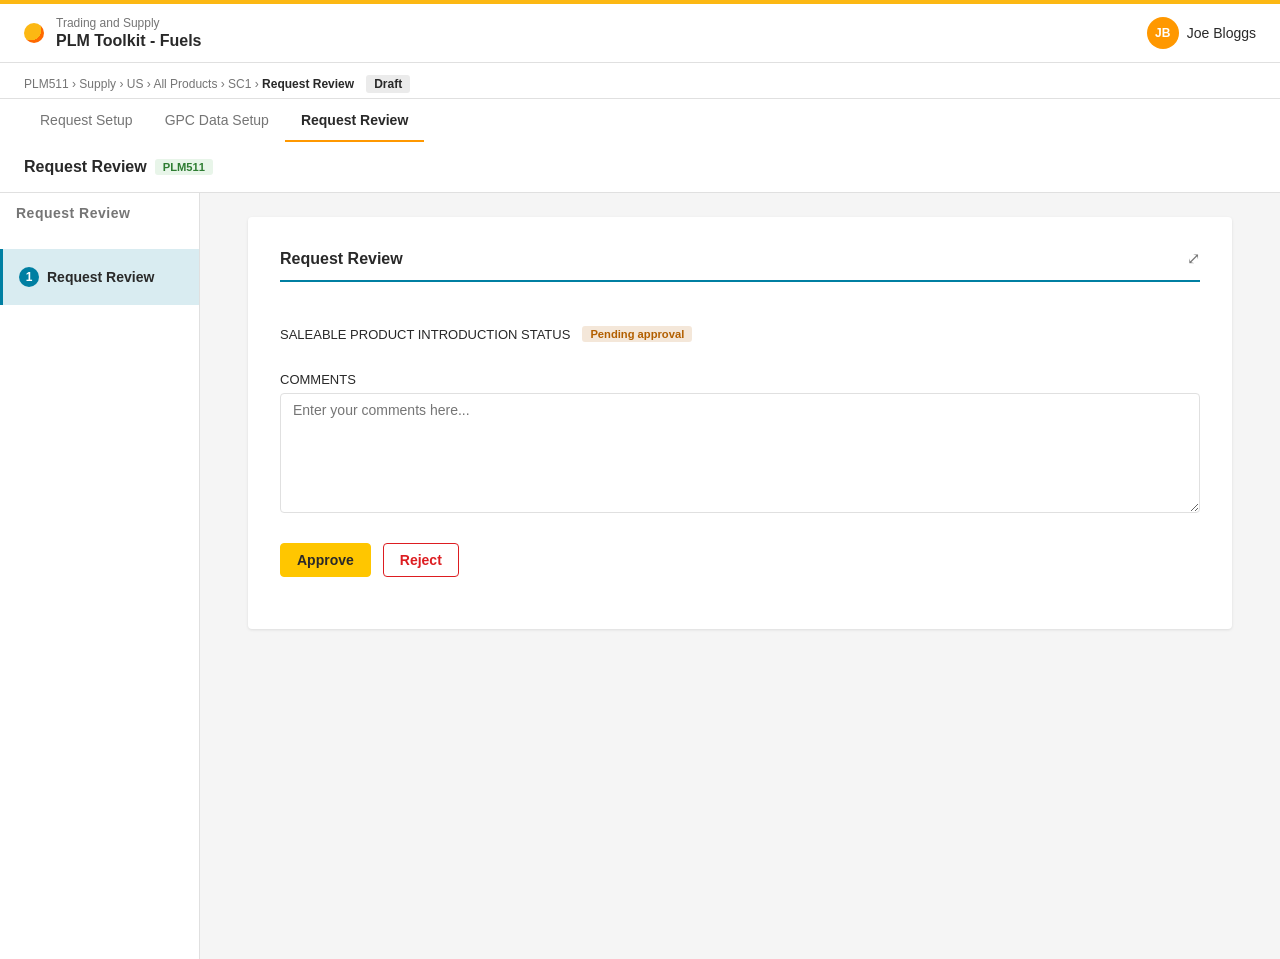
<file: plm511-prototype.html>
<!DOCTYPE html>
<!-- Cache bust: 2026-07-06T14:59:00Z -->
<html lang="en">
<head>
  <meta charset="UTF-8" />
  <meta name="viewport" content="width=device-width, initial-scale=1.0" />
  <title>PLM511 Request Review</title>
  <link rel="stylesheet" href="styles.css" />
  <style>
    /* Import Shell Design System */
    body {
      margin: 0;
      padding: 0;
    }

    .accent-bar {
      height: 4px;
      background: var(--shell-yellow);
    }

    /* Top Bar */
    .top-bar {
      display: flex;
      align-items: center;
      justify-content: space-between;
      padding: 12px 24px;
      background: white;
      border-bottom: 1px solid var(--border);
      position: sticky;
      top: 0;
      z-index: 200;
    }

    .top-bar-left {
      display: flex;
      align-items: center;
      gap: 12px;
    }

    .app-logo {
      font-size: 1.5rem;
    }

    .pecten-mark {
      width: 20px;
      height: 20px;
      border-radius: 50%;
      background: radial-gradient(circle at 35% 35%, #fcb813 0 56%, #ff6900 57% 100%);
      flex-shrink: 0;
    }

    .app-info {
      display: flex;
      flex-direction: column;
      gap: 2px;
    }

    .app-category {
      font-size: 0.75rem;
      color: var(--text-tertiary);
      font-weight: 500;
    }

    .app-title {
      font-size: 1rem;
      font-weight: 600;
      color: var(--text-primary);
    }

    .top-bar-right {
      display: flex;
      align-items: center;
      gap: 16px;
    }

    .top-bar-btn {
      background: none;
      border: none;
      cursor: pointer;
      font-size: 1rem;
      color: var(--text-secondary);
    }

    .user-profile {
      display: flex;
      align-items: center;
      gap: 8px;
      font-size: 0.875rem;
      color: var(--text-primary);
    }

    .user-avatar {
      width: 32px;
      height: 32px;
      border-radius: 50%;
      background: #ff9800;
      color: white;
      display: flex;
      align-items: center;
      justify-content: center;
      font-size: 0.75rem;
      font-weight: 600;
    }

    /* Breadcrumb & Status */
    .header-meta {
      height: 36px;
      padding: 12px 24px;
      background: white;
      border-bottom: 1px solid var(--border);
      position: sticky;
      top: 56px;
      z-index: 199;
    }

    .breadcrumb {
      display: flex;
      align-items: center;
      gap: 12px;
      font-size: 12px;
      color: var(--text-secondary);
    }

    .breadcrumb-path {
      display: flex;
      align-items: center;
      gap: 4px;
    }

    .breadcrumb-final {
      font-weight: 700;
      color: #292929;
    }

    .status-badge {
      padding: 2px 8px;
      background: var(--background-muted);
      color: var(--text-primary);
      border-radius: 3px;
      font-size: 0.75rem;
      font-weight: 600;
    }

    /* Tab Navigation */
    .tab-navigation {
      display: flex;
      gap: 0;
      padding: 0 24px;
      background: white;
      border-bottom: 1px solid var(--border);
      position: sticky;
      top: 100px;
      z-index: 198;
    }

    .tab-btn {
      padding: 12px 16px;
      background: none;
      border: none;
      border-bottom: 2px solid transparent;
      cursor: pointer;
      color: var(--text-secondary);
      font-size: 0.875rem;
      font-weight: 500;
      transition: all 0.2s;
    }

    .tab-btn:hover {
      color: var(--text-primary);
    }

    .tab-btn.active {
      color: var(--text-primary);
      border-bottom-color: #ff9800;
      font-weight: 600;
    }

    /* Form Header Sticky */
    .form-header-sticky {
      display: flex;
      align-items: center;
      justify-content: space-between;
      padding: 16px 24px;
      background: white;
      border-bottom: 1px solid var(--border);
      position: sticky;
      top: 92px;
      z-index: 198;
      width: 100%;
    }

    .form-header-left {
      display: flex;
      align-items: center;
      gap: 8px;
      min-width: auto;
    }

    .form-header-left h1 {
      margin: 0;
      font-size: 1rem;
      font-weight: 600;
      color: var(--text-primary);
      white-space: nowrap;
    }

    .plm-badge {
      padding: 2px 8px;
      background: #e8f5e9;
      color: #2e7d32;
      border-radius: 3px;
      font-size: 0.7rem;
      font-weight: 700;
    }

    .form-header-center {
      display: flex;
      align-items: center;
      gap: 12px;
      flex: 1;
      justify-content: center;
      margin: 0 auto;
    }

    .product-label {
      font-size: 0.875rem;
      color: var(--text-primary);
      font-weight: 500;
      margin-right: 8px;
    }

    .product-btn {
      padding: 6px 14px;
      background: var(--background-muted);
      border: none;
      border-radius: 3px;
      font-size: 0.875rem;
      font-weight: 600;
      cursor: pointer;
      color: var(--text-primary);
      transition: all 0.2s;
    }

    .product-btn.active {
      background: #007fa2;
      color: white;
    }

    .product-btn:hover {
      background: #007fa2;
      color: white;
    }

    .form-header-right {
      min-width: auto;
      text-align: right;
      flex-shrink: 0;
    }

    .btn-save {
      padding: 8px 16px;
      background: white;
      border: 1px solid var(--border);
      border-radius: 4px;
      font-size: 0.875rem;
      font-weight: 600;
      cursor: pointer;
      color: var(--text-primary);
      transition: background 0.2s;
    }

    .btn-save:hover {
      background: var(--background-muted);
    }

    /* Content Area */
    .p1-badge {
      display: inline-flex;
      padding: 2px 8px;
      background: #007fa2;
      color: white;
      border-radius: 3px;
      font-size: 0.65rem;
      font-weight: 700;
    }

    .section-expand-btn {
      background: none;
      border: none;
      color: var(--text-secondary);
      cursor: pointer;
      font-size: 1rem;
    }

    /* Content Area */
    .page-container {
      display: flex;
      min-height: calc(100vh - 134px);
      background: #f5f5f5;
      width: 100%;
      position: relative;
      z-index: 1;
      margin: 0;
      padding: 0;
    }

    .sidebar {
      width: 200px;
      background: white;
      border-right: 1px solid var(--border);
      padding: 0;
      overflow-y: auto;
      z-index: 1;
      margin: 0;
    }

    .sidebar-section {
      margin-bottom: 0;
      padding: 16px 0 0 0;
    }

    .sidebar-section:first-child {
      padding-top: 0;
    }

    .sidebar-title {
      padding: 12px 16px 4px 16px;
      font-size: 0.75rem;
      font-weight: 600;
      color: var(--text-tertiary);
      text-transform: uppercase;
      letter-spacing: 0.5px;
      margin: 0 0 4px 0;
    }

    .sidebar-item {
      display: flex;
      align-items: center;
      height: 56px;
      padding: 8px 16px;
      font-size: 0.875rem;
      color: var(--text-secondary);
      cursor: pointer;
      transition: background 0.2s;
      border-left: 3px solid transparent;
      margin: 0;
    }

    .sidebar-section:first-child .sidebar-item:first-child {
      padding-top: 12px;
    }

    .sidebar-item:hover {
      background: var(--background-muted);
    }

    .sidebar-item.active {
      background: rgba(0, 127, 162, 0.15);
      color: var(--text-primary);
      border-left-color: #007fa2;
      font-weight: 600;
    }

    .sidebar-item.active span:first-child {
      background: #007fa2;
      color: #ffffff;
      border: none;
    }

    .sidebar-item span:first-child {
      width: 20px;
      height: 20px;
      min-width: 20px;
      margin-right: 8px;
      font-weight: 600;
      color: var(--text-tertiary);
      border-radius: 50%;
      border: 2px solid #d0d0d0;
      display: flex;
      align-items: center;
      justify-content: center;
      font-size: 0.75rem;
    }

    .main-content {
      flex: 1;
      overflow-y: auto;
      width: 100%;
      background: #f5f5f5;
      display: flex;
      justify-content: center;
      align-items: flex-start;
      padding: 24px 48px;
    }

    /* Form Content */
    .form-content {
      width: 100%;
      padding: 32px;
      background: white;
      margin: 0;
      border-radius: 4px;
      box-shadow: 0 1px 3px rgba(0, 0, 0, 0.1);
    }

    .section-header {
      display: flex;
      justify-content: space-between;
      align-items: center;
      padding: 0 0 12px 0;
      margin-bottom: 24px;
      border-bottom: 2px solid #007fa2;
    }

    .section-header h2 {
      font-size: 1rem;
      font-weight: 600;
      margin: 0;
      color: var(--text-primary);
      display: flex;
      align-items: center;
      gap: 8px;
    }

    .p1-badge {
      display: inline-flex;
      padding: 2px 8px;
      background: #007fa2;
      color: white;
      border-radius: 3px;
      font-size: 0.65rem;
      font-weight: 700;
    }

    .section-expand-btn {
      background: none;
      border: none;
      color: var(--text-secondary);
      cursor: pointer;
      font-size: 1rem;
    }

    .form-grid {
      display: grid;
      grid-template-columns: repeat(2, 1fr);
      gap: 8px 32px !important;
      width: 100%;
    }

    .form-grid > div {
      min-width: 0;
    }

    .form-field {
      display: flex;
      flex-direction: column;
      margin-bottom: 20px;
    }



    .field-label {
      display: flex;
      align-items: center;
      gap: 6px;
      font-size: 0.8125rem;
      font-weight: 500;
      margin-bottom: 6px;
      color: var(--text-primary);
    }

    .required {
      color: #d32f2f;
    }

    .info-icon {
      display: inline-flex;
      align-items: center;
      justify-content: center;
      width: 16px;
      height: 16px;
      border-radius: 50%;
      background: transparent;
      border: 1px solid #999;
      color: #666;
      font-size: 0.65rem;
      font-weight: bold;
      cursor: help;
      flex-shrink: 0;
    }

    .form-control {
      padding: 8px 12px;
      border: 1px solid var(--border);
      border-radius: 4px;
      font-family: inherit;
      font-size: 0.875rem;
      color: var(--text-primary);
      background: white;
    }

    .form-control:focus {
      outline: none;
      border-color: #007fa2;
      box-shadow: 0 0 0 3px rgba(0, 127, 162, 0.1);
    }

    .form-control:disabled {
      background: #f5f5f5;
      cursor: not-allowed;
      color: var(--text-secondary);
    }

    select.form-control {
      width: 100%;
      padding: 8px 12px;
    }

    textarea.form-control {
      resize: vertical;
      min-height: 80px;
    }

    /* Composition Table */
    .composition-table {
      width: 100%;
      border-collapse: collapse;
      background: white;
      border: 1px solid #e0e0e0;
      border-radius: 4px;
      overflow: hidden;
      font-size: 0.875rem;
    }

    .composition-table thead {
      background: #f5f5f5;
      border-bottom: 1px solid #e0e0e0;
    }

    .composition-table th {
      padding: 12px;
      text-align: left;
      font-weight: 600;
      color: var(--text-primary);
      border-right: 1px solid #e0e0e0;
    }

    .composition-table th:last-child {
      border-right: none;
    }

    .composition-table td {
      padding: 12px;
      border-right: 1px solid #e0e0e0;
      border-bottom: 1px solid #e0e0e0;
    }

    .composition-table td:last-child {
      border-right: none;
    }

    .composition-table tbody tr:last-child td {
      border-bottom: none;
    }

    .composition-table input.form-control {
      width: 100%;
      padding: 6px 8px;
      border: 1px solid #e0e0e0;
      border-radius: 2px;
      font-size: 0.875rem;
    }

    .composition-table input.form-control:focus {
      outline: none;
      border-color: #007fa2;
      box-shadow: 0 0 0 3px rgba(0, 127, 162, 0.1);
    }

    .composition-table .add-row {
      background: #f9f9f9;
    }

    .action-cell {
      text-align: center;
      padding: 12px 6px;
    }

    .delete-row-btn {
      background: none;
      border: 1.5px solid #757575;
      border-radius: 50%;
      color: #757575;
      font-size: 0.65rem;
      font-weight: 600;
      cursor: pointer;
      width: 20px;
      height: 20px;
      padding: 0;
      line-height: 20px;
      text-align: center;
      transition: all 0.2s ease;
    }

    .delete-row-btn:hover {
      background: #f5f5f5;
      border-color: #424242;
      color: #424242;
    }

    .delete-row-btn:active {
      background: #e8e8e8;
    }

    button.add-ingredient-btn {
      width: 100%;
      padding: 10px 12px;
      background: white;
      border: 1px dashed #007fa2;
      border-radius: 3px;
      color: #007fa2;
      font-weight: 600;
      cursor: pointer;
      font-size: 0.875rem;
      transition: all 0.2s;
    }

    button.add-ingredient-btn:hover {
      background: #f0f8fc;
      border-style: solid;
    }

    button.add-constituent-btn {
      width: 100%;
      padding: 10px 12px;
      background: white;
      border: 1px dashed #007fa2;
      border-radius: 3px;
      color: #007fa2;
      font-weight: 600;
      cursor: pointer;
      font-size: 0.875rem;
      transition: all 0.2s;
    }

    button.add-constituent-btn:hover {
      background: #f0f8fc;
      border-style: solid;
    }

    .field-with-buttons {
      display: flex;
      gap: 8px;
      align-items: flex-start;
      width: 100%;
    }

    .field-with-buttons .form-control {
      flex: 1;
    }

    .field-buttons {
      display: flex;
      flex-direction: row;
      gap: 8px;
      flex-shrink: 0;
      align-items: center;
    }

    button.add-field-btn,
    button.remove-field-btn {
      width: 40px;
      height: 100%;
      min-height: 36px;
      padding: 0;
      background: white;
      border: 1px solid #ccc;
      border-radius: 4px;
      color: #333;
      font-weight: 300;
      font-size: 1.25rem;
      cursor: pointer;
      transition: all 0.2s;
      display: flex;
      align-items: center;
      justify-content: center;
      flex-shrink: 0;
    }

    button.add-field-btn:hover,
    button.remove-field-btn:hover {
      background: #f5f5f5;
      border-color: #999;
    }

    button.add-field-btn:active,
    button.remove-field-btn:active {
      background: #e8e8e8;
    }

    button.remove-field-btn:disabled {
      background: #f5f5f5;
      border-color: #ddd;
      color: #ccc;
      cursor: not-allowed;
      opacity: 0.5;
    }

    button.remove-field-btn:disabled:hover {
      background: #f5f5f5;
      border-color: #ddd;
    }

    .country-rows-container {
      display: flex;
      flex-direction: column;
      gap: 12px;
    }

    .country-row {
      display: flex;
      gap: 8px;
      align-items: stretch;
      width: 100%;
    }

    .country-row .form-control {
      flex: 1;
    }
  </style>
</head>
<body>
  <div class="accent-bar"></div>

  <!-- Top Bar -->
  <div class="top-bar">
    <div class="top-bar-left">
      <div class="pecten-mark"></div>
      <div class="app-info">
        <div class="app-category">Trading and Supply</div>
        <div class="app-title">PLM Toolkit - Fuels</div>
      </div>
    </div>
    <div class="top-bar-right">
      <div class="user-profile">
        <div class="user-avatar">JB</div>
        <span>Joe Bloggs</span>
      </div>
    </div>
  </div>

  <!-- Breadcrumb & Status -->
  <div class="header-meta">
    <div class="breadcrumb">
      <div class="breadcrumb-path">
        <span>PLM511 › Supply › US › All Products › SC1 › <span class="breadcrumb-final">Request Review</span></span>
      </div>
      <span class="status-badge">Draft</span>
    </div>
  </div>

  <!-- Tab Navigation -->
  <div class="tab-navigation">
    <button class="tab-btn">Request Setup</button>
    <button class="tab-btn">GPC Data Setup</button>
    <button class="tab-btn active">Request Review</button>
  </div>

  <!-- Form Header -->
  <div class="form-header-sticky">
    <div class="form-header-left">
      <h1>Request Review</h1>
      <span class="plm-badge">PLM511</span>
    </div>
  </div>

  <!-- Page Container with Sidebar -->
  <div class="page-container">
    <!-- Sidebar -->
    <div class="sidebar">
      <div class="sidebar-section">
        <div class="sidebar-title" style="padding: 12px 16px 8px 16px; font-size: 0.875rem; font-weight: 600; text-transform: none;">Request Review</div>
      </div>

      <div class="sidebar-section">
        <div class="sidebar-item active">
          <span>1</span>
          <span>Request Review</span>
        </div>
      </div>
    </div>

    <!-- Main Content -->
    <div class="main-content">
      <!-- Form Content -->
      <div class="form-content">
        <!-- Request Review Section -->
        <div id="section-request-review" class="form-section">
          <div class="section-header">
            <h2>Request Review</h2>
            <button class="section-expand-btn">⤢</button>
          </div>

          <div style="padding: 20px 0;">
            <!-- Row 1: Saleable Product Introduction Status -->
            <div style="margin-bottom: 30px; display: flex; align-items: center; gap: 12px;">
              <label class="field-label" style="margin-bottom: 0;">
                SALEABLE PRODUCT INTRODUCTION STATUS
              </label>
              <span id="status-badge" class="status-badge-pending" style="padding: 2px 8px; border-radius: 3px; font-size: 0.7rem; font-weight: 600; background-color: rgba(178, 95, 0, 0.15); color: #B25F00;">Pending approval</span>
            </div>

            <!-- Row 2: Comments Text Field -->
            <div class="form-field" style="margin-bottom: 30px;">
              <label class="field-label">
                COMMENTS
              </label>
              <textarea id="comments-field" class="form-control" placeholder="Enter your comments here..." style="min-height: 120px;"></textarea>
            </div>

            <!-- Row 3: Approve and Reject Buttons -->
            <div id="button-group" style="display: flex; gap: 12px;">
              <button id="btn-approve" class="btn-approve" style="background-color: #FFC600; color: #292929; border: 1px solid #FFC600; padding: 8px 16px; border-radius: 4px; font-size: 0.875rem; font-weight: 600; cursor: pointer;">Approve</button>
              <button id="btn-reject" class="btn-reject" style="background-color: transparent; color: #DD1D21; border: 1px solid #DD1D21; padding: 8px 16px; border-radius: 4px; font-size: 0.875rem; font-weight: 600; cursor: pointer;">Reject</button>
            </div>

            <!-- Download Excel Button (hidden initially) -->
            <div id="download-group" style="display: none; gap: 12px;">
              <button id="btn-download" class="btn-download" style="background-color: #FFC600; color: #292929; border: 1px solid #FFC600; padding: 8px 16px; border-radius: 4px; font-size: 0.875rem; font-weight: 600; cursor: pointer;">Download Excel</button>
            </div>
          </div>
        </div>
      </div>

    </div>
  </div>

  <script>
    // Request Review form handlers
    const btnApprove = document.getElementById('btn-approve');
    const btnReject = document.getElementById('btn-reject');
    const commentsField = document.getElementById('comments-field');
    const buttonGroup = document.getElementById('button-group');
    const downloadGroup = document.getElementById('download-group');
    const btnDownload = document.getElementById('btn-download');

    btnApprove.addEventListener('click', function() {
      const statusBadge = document.getElementById('status-badge');
      statusBadge.textContent = 'Approved';
      statusBadge.className = 'status-badge-approved';
      statusBadge.style.backgroundColor = 'rgba(46, 125, 50, 0.15)';
      statusBadge.style.color = '#2e7d32';
      statusBadge.style.fontWeight = '600';
      commentsField.value = '';
      commentsField.placeholder = 'Approval comments';
      commentsField.disabled = true;
      buttonGroup.style.display = 'none';
      downloadGroup.style.display = 'flex';
    });

    btnReject.addEventListener('click', function() {
      const statusBadge = document.getElementById('status-badge');
      statusBadge.textContent = 'Rejected';
      statusBadge.className = 'status-badge-rejected';
      statusBadge.style.backgroundColor = 'rgba(198, 40, 40, 0.15)';
      statusBadge.style.color = '#c62828';
      statusBadge.style.fontWeight = '600';
      commentsField.value = '';
      commentsField.placeholder = 'Rejection comments';
      commentsField.disabled = true;
      buttonGroup.style.display = 'none';
      downloadGroup.style.display = 'none';
    });

    // Product button click handlers
    const productButtons = document.querySelectorAll('.product-btn');

    productButtons.forEach((button, index) => {
      button.addEventListener('click', function() {
        // Remove active class from all buttons
        productButtons.forEach(btn => btn.classList.remove('active'));
        
        // Add active class to clicked button
        this.classList.add('active');
        
        // Query all badge elements fresh and update them
        const badgeElements = document.querySelectorAll('.p1-badge');
        badgeElements.forEach(badge => {
          badge.textContent = `P${index + 1}`;
        });
      });
    });

    // Sidebar section switching
    const sidebarItems = document.querySelectorAll('.sidebar-item');
    const formSections = document.querySelectorAll('.form-section');

    sidebarItems.forEach((item, index) => {
      item.addEventListener('click', function() {
        // Remove active class from all sidebar items
        sidebarItems.forEach(sidebarItem => sidebarItem.classList.remove('active'));
        
        // Add active class to clicked item
        this.classList.add('active');
        
        // Hide all sections
        formSections.forEach(section => {
          section.style.display = 'none';
        });

        // Show the selected section (index + 1 = section number)
        const sectionNames = ['naming', 'classification', 'country-specific', 'technical-properties', 'sku-country-details', 'country-of-sale', 'standard-data', 'region'];
        const targetSection = document.getElementById(`section-${sectionNames[index]}`);
        if (targetSection) {
          targetSection.style.display = '';
        }
      });
    });

    // Function to attach delete handlers to delete buttons
    function attachDeleteHandlers() {
      const deleteButtons = document.querySelectorAll('.delete-row-btn');
      deleteButtons.forEach(btn => {
        // Remove existing listeners by cloning
        const newBtn = btn.cloneNode(true);
        btn.parentNode.replaceChild(newBtn, btn);
      });
      
      // Re-query and attach new listeners
      document.querySelectorAll('.delete-row-btn').forEach(btn => {
        btn.addEventListener('click', function(e) {
          e.preventDefault();
          const row = this.closest('tr');
          row.remove();
        });
      });
    }

    // Add Ingredient button handler
    const addIngredientBtn = document.querySelector('.add-ingredient-btn');
    if (addIngredientBtn) {
      addIngredientBtn.addEventListener('click', function(e) {
        e.preventDefault();
        const table = this.closest('table');
        const tbody = table.querySelector('tbody');
        const addRow = table.querySelector('.add-row');
        
        // Create new row with empty inputs and delete button
        const newRow = document.createElement('tr');
        newRow.innerHTML = `
          <td><select class="form-control">
<option value="">Select</option>
</select></td>
          <td><input type="number" class="form-control" placeholder="Min %" /></td>
          <td><input type="number" class="form-control" placeholder="Max %" /></td>
          <td><select class="form-control">
<option value="">Select</option>
</select></td>
          <td class="action-cell"><button type="button" class="delete-row-btn" title="Delete row">✕</button></td>
        `;
        
        // Insert before the add row
        tbody.insertBefore(newRow, addRow);
        
        // Attach delete handlers to all buttons
        attachDeleteHandlers();
      });
    }

    // Add Constituent button handler
    const addConstituentBtn = document.querySelector('.add-constituent-btn');
    if (addConstituentBtn) {
      addConstituentBtn.addEventListener('click', function(e) {
        e.preventDefault();
        const table = this.closest('table');
        const tbody = table.querySelector('tbody');
        const addRow = table.querySelector('.add-row');
        
        // Create new row with empty inputs and delete button
        const newRow = document.createElement('tr');
        newRow.innerHTML = `
          <td><select class="form-control">
<option value="">Select</option>
</select></td>
          <td><input type="number" class="form-control" placeholder="Min %" /></td>
          <td><input type="number" class="form-control" placeholder="Max %" /></td>
          <td><select class="form-control">
<option value="">Select</option>
</select></td>
          <td class="action-cell"><button type="button" class="delete-row-btn" title="Delete row">✕</button></td>
        `;
        
        // Insert before the add row
        tbody.insertBefore(newRow, addRow);
        
        // Attach delete handlers to all buttons
        attachDeleteHandlers();
      });
    }

    // Initial attachment of delete handlers
    attachDeleteHandlers();

    // Product Name to Product Family & Brand Category Mapping
    const productMapping = {
      "ACT": { family: "Active Clean Technology", category: "Shell Branded Products" },
      "AeroJet": { family: "Aerojet", category: "Shell Branded Products" },
      "Asphalt Resurfacer": { family: "Flintkote", category: "Shell Branded Products" },
      "AVCAT Military Aviation Kerosine": { family: "Unbranded Products (Fuels)", category: "Unbranded Products" },
      "AVTAG Military Aviation Kerosine": { family: "Unbranded Products (Fuels)", category: "Unbranded Products" },
      "AVTUR Military Aviation Kerosine": { family: "Unbranded Products (Fuels)", category: "Unbranded Products" },
      "Bitumen": { family: "Unbranded Products (Bitumen)", category: "Unbranded Products" },
      "Bitumen Emulsion": { family: "Unbranded Products (Bitumen)", category: "Unbranded Products" },
      "Bitumen Paints & Primer": { family: "Unbranded Products (Bitumen)", category: "Unbranded Products" },
      "Bituseal": { family: "Bituseal", category: "Shell Branded Products" },
      "Caribit": { family: "Caribit", category: "Shell Branded Products" },
      "Cariphalte": { family: "Cariphalte", category: "Shell Branded Products" },
      "Cariphalte DA": { family: "Cariphalte", category: "Shell Branded Products" },
      "Cariphalte DM": { family: "Cariphalte", category: "Shell Branded Products" },
      "Cariphalte Fuelsafe": { family: "Cariphalte", category: "Shell Branded Products" },
      "Cariphalte OPA": { family: "Cariphalte", category: "Shell Branded Products" },
      "Cariphalte PG": { family: "Cariphalte", category: "Shell Branded Products" },
      "Caritop CB": { family: "Caritop", category: "Unbranded Products" },
      "Cutback": { family: "Unbranded Products (Bitumen)", category: "Unbranded Products" },
      "Diesel Extra": { family: "Diesel Extra", category: "Shell Branded Products" },
      "Diesoline": { family: "Generic Products (Fuels)", category: "Shell Branded Products" },
      "Diesoline Ultra": { family: "Generic Products (Fuels)", category: "Shell Branded Products" },
      "Dual Purpose Civil Aviation Kerosine": { family: "Unbranded Products (Fuels)", category: "Unbranded Products" },
      "Emulsion": { family: "Unbranded Products (Bitumen)", category: "Unbranded Products" },
      "Factory Fill - Generic Fuels": { family: "Factory Fill - Generic Fuels", category: "Factory Fill Products" },
      "Flintkote": { family: "Flintkote", category: "Shell Branded Products" },
      "Flintkote 3": { family: "Flintkote", category: "Shell Branded Products" },
      "Flintkote 5": { family: "Flintkote", category: "Shell Branded Products" },
      "Flintkote Aluminium": { family: "Flintkote", category: "Shell Branded Products" },
      "Flintkote Colourflex": { family: "Flintkote", category: "Shell Branded Products" },
      "Flintkote Decoralt": { family: "Flintkote", category: "Shell Branded Products" },
      "Flintkote Hydroguard": { family: "Flintkote", category: "Shell Branded Products" },
      "Flintkote Primer": { family: "Flintkote", category: "Shell Branded Products" },
      "Flintkote Ultra": { family: "Flintkote", category: "Shell Branded Products" },
      "FreshAir": { family: "FreshAir", category: "Shell Branded Products" },
      "Fuel Economy Diesel (or FED)": { family: "Fuel Economy", category: "Shell Branded Products" },
      "Fuel Economy Mogas (or FEM)": { family: "Fuel Economy", category: "Shell Branded Products" },
      "FuelSave Diesel": { family: "FuelSave", category: "Shell Branded Products" },
      "FuelSave Unleaded": { family: "FuelSave", category: "Shell Branded Products" },
      "High Lead, High Octane Aviation Gasoline": { family: "Unbranded Products (Fuels)", category: "Unbranded Products" },
      "Jet A": { family: "Unbranded Products (Fuels)", category: "Unbranded Products" },
      "Jet A-1": { family: "Unbranded Products (Fuels)", category: "Unbranded Products" },
      "Jet B": { family: "Unbranded Products (Fuels)", category: "Unbranded Products" },
      "Lead Replacement Petrol": { family: "Unbranded Products (Fuels)", category: "Unbranded Products" },
      "LNG": { family: "Generic Products (Fuels)", category: "Shell Branded Products" },
      "Local Marine Diesel Bunker": { family: "Unbranded Products (Fuels)", category: "Unbranded Products" },
      "Local Branded Products (Fuels)": { family: "Generic Products (Fuels)", category: "Shell Branded Products" },
      "Local Marine High Sulphur RFO Bunker": { family: "Unbranded Products (Fuels)", category: "Unbranded Products" },
      "Local Marine Low Sulphur RFO Bunker": { family: "Unbranded Products (Fuels)", category: "Unbranded Products" },
      "Low Lead High Octane Aviation Gasoline": { family: "Unbranded Products (Fuels)", category: "Unbranded Products" },
      "Low Lead, Low Octane Aviation Gasoline": { family: "Unbranded Products (Fuels)", category: "Unbranded Products" },
      "LPG Generic": { family: "Generic Products (LPG)", category: "Shell Branded Products" },
      "Mellowphalt": { family: "Mellowphalt", category: "Shell Branded Products" },
      "Mexphalte": { family: "Mexphalte", category: "Shell Branded Products" },
      "Mexphalte AM2": { family: "Mexphalte", category: "Shell Branded Products" },
      "Mexphalte C": { family: "Mexphalte", category: "Shell Branded Products" },
      "Mexphalte CP2": { family: "Mexphalte", category: "Shell Branded Products" },
      "Mexphalte Fuelsafe": { family: "Mexphalte", category: "Shell Branded Products" },
      "Mexphalte HVS": { family: "Mexphalte", category: "Shell Branded Products" },
      "Mexphalte P3": { family: "Mexphalte", category: "Shell Branded Products" },
      "Multiphalte": { family: "Multiphalte", category: "Shell Branded Products" },
      "Multiphalte HM": { family: "Multiphalte", category: "Shell Branded Products" },
      "No Brand": { family: "Unbranded NOT SOLD", category: "Unbranded Products" },
      "NovaChip": { family: "Unbranded Products (Bitumen)", category: "Unbranded Products" },
      "Other": { family: "Unbranded Products (Bitumen)", category: "Unbranded Products" },
      "Pura": { family: "Pura", category: "Shell Branded Products" },
      "Shell BioLNG": { family: "Generic Products (Fuels)", category: "Shell Branded Products" },
      "Shell Butagas": { family: "Shell", category: "Shell Branded Products" },
      "Shell Butagaz": { family: "Shell", category: "Shell Branded Products" },
      "Shell Gas": { family: "Shell", category: "Shell Branded Products" },
      "Shell GTL Fuel": { family: "Shell GTL Fuel", category: "Shell Branded Products" },
      "Shell GTL Fuel Alpine": { family: "Shell GTL Fuel", category: "Shell Branded Products" },
      "Shell GTL Fuel Heating": { family: "Shell GTL Fuel", category: "Shell Branded Products" },
      "Shell GTL Fuel Marine": { family: "Shell GTL Fuel", category: "Shell Branded Products" },
      "Shell GTL Fuel Off-Road": { family: "Shell GTL Fuel", category: "Shell Branded Products" },
      "Shell Indoor Kart Fuel": { family: "Shell Racing Fuels", category: "Shell Branded Products" },
      "Shell International Diesel Bunker": { family: "Generic Products (Fuels)", category: "Shell Branded Products" },
      "Shell International RFO Bunker": { family: "Generic Products (Fuels)", category: "Shell Branded Products" },
      "Shell LNG": { family: "Generic Products (Fuels)", category: "Shell Branded Products" },
      "Shell Moto Cross Fuel": { family: "Shell Racing Fuels", category: "Shell Branded Products" },
      "Shell Motorcycle GP Fuel": { family: "Shell Racing Fuels", category: "Shell Branded Products" },
      "Shell Propagas": { family: "Shell", category: "Shell Branded Products" },
      "Shell Propagaz": { family: "Shell", category: "Shell Branded Products" },
      "Shell Race Car Fuel": { family: "Shell Racing Fuels", category: "Shell Branded Products" },
      "Shell Racing Fuels": { family: "Shell Racing Fuels", category: "Shell Branded Products" },
      "Shell Racing Kart Fuel": { family: "Shell Racing Fuels", category: "Shell Branded Products" },
      "Shell Superbike Fuel": { family: "Shell Racing Fuels", category: "Shell Branded Products" },
      "Special Application Gasoline": { family: "Generic Products (Fuels)", category: "Shell Branded Products" },
      "Spramex": { family: "Spramex", category: "Shell Branded Products" },
      "Spramul": { family: "Spramul", category: "Shell Branded Products" },
      "Thermo": { family: "Thermo", category: "Shell Branded Products" },
      "Thermo Eco Ultra": { family: "Thermo", category: "Shell Branded Products" },
      "Thermo Premium": { family: "Thermo", category: "Shell Branded Products" },
      "Third Party Branded": { family: "Third Party Branded", category: "Third Party Branded" },
      "Tixophalte": { family: "Tixophalte", category: "Shell Branded Products" },
      "Tixophalte Wet": { family: "Tixophalte", category: "Shell Branded Products" },
      "Unbranded Products (Bitumen)": { family: "Unbranded Products (Bitumen)", category: "Unbranded Products" },
      "Unbranded Products (Fuels) Generic": { family: "Unbranded Products (Fuels)", category: "Unbranded Products" },
      "Unleaded Extra (or ULX)": { family: "Unleaded Extra", category: "Shell Branded Products" },
      "Unleaded, Low Octane Aviation Gasoline": { family: "Unbranded Products (Fuels)", category: "Unbranded Products" },
      "V-Power": { family: "V-Power", category: "Shell Branded Products" },
      "V-Power Diesel": { family: "V-Power", category: "Shell Branded Products" },
      "V-Power Racing": { family: "V-Power Racing", category: "Shell Branded Products" }
    };

    // Handle Product Name change
    const productNameSelects = document.querySelectorAll('select.form-control');
    
    productNameSelects.forEach(select => {
      // Find if this is the PRODUCT NAME select by checking its label
      const label = select.closest('.form-field')?.querySelector('.field-label');
      if (label && label.textContent.includes('PRODUCT NAME')) {
        select.addEventListener('change', function() {
          const selectedProduct = this.value;
          if (selectedProduct && productMapping[selectedProduct]) {
            const mapping = productMapping[selectedProduct];
            
            // Find Product Family and Brand Category dropdowns
            const formFields = document.querySelectorAll('.form-field');
            let productFamilySelect = null;
            let brandCategorySelect = null;
            
            formFields.forEach(field => {
              const fieldLabel = field.querySelector('.field-label');
              if (fieldLabel) {
                if (fieldLabel.textContent.includes('PRODUCT FAMILY')) {
                  productFamilySelect = field.querySelector('select.form-control');
                }
                if (fieldLabel.textContent.includes('BRAND CATEGORY')) {
                  brandCategorySelect = field.querySelector('select.form-control');
                }
              }
            });
            
            // Update Product Family
            if (productFamilySelect) {
              productFamilySelect.value = mapping.family;
              productFamilySelect.dispatchEvent(new Event('change', { bubbles: true }));
            }
            
            // Update Brand Category
            if (brandCategorySelect) {
              brandCategorySelect.value = mapping.category;
              brandCategorySelect.dispatchEvent(new Event('change', { bubbles: true }));
            }
          }
        });
      }
    });

    // Country Name Row Management
    const countryRowsContainer = document.getElementById('countryRowsContainer');
    if (countryRowsContainer) {
      const countryOptions = Array.from(document.querySelector('.country-select').options).map(opt => ({
        value: opt.value,
        text: opt.text
      }));

      function updateRemoveButtons() {
        const rows = countryRowsContainer.querySelectorAll('.country-row');
        rows.forEach((row, index) => {
          const removeBtn = row.querySelector('.remove-field-btn');
          if (rows.length === 1) {
            removeBtn.disabled = true;
          } else {
            removeBtn.disabled = false;
          }
        });
      }

      function attachCountryRowHandlers() {
        countryRowsContainer.querySelectorAll('.add-field-btn').forEach(btn => {
          btn.removeEventListener('click', addCountryRow);
          btn.addEventListener('click', addCountryRow);
        });

        countryRowsContainer.querySelectorAll('.remove-field-btn').forEach(btn => {
          btn.removeEventListener('click', removeCountryRow);
          btn.addEventListener('click', removeCountryRow);
        });
      }

      function addCountryRow(e) {
        e.preventDefault();
        const newRow = document.createElement('div');
        newRow.className = 'country-row';
        newRow.innerHTML = `
          <select class="form-control country-select">
            ${countryOptions.map(opt => `<option value="${opt.value}">${opt.text}</option>`).join('')}
          </select>
          <div class="field-buttons">
            <button type="button" class="add-field-btn" title="Add field">+</button>
            <button type="button" class="remove-field-btn" title="Remove field">−</button>
          </div>
        `;
        countryRowsContainer.appendChild(newRow);
        attachCountryRowHandlers();
        updateRemoveButtons();
      }

      function removeCountryRow(e) {
        e.preventDefault();
        const rows = countryRowsContainer.querySelectorAll('.country-row');
        if (rows.length > 1) {
          e.target.closest('.country-row').remove();
          attachCountryRowHandlers();
          updateRemoveButtons();
        }
      }

      attachCountryRowHandlers();
      updateRemoveButtons();
    }
  </script>
</body>
</html>
<!-- refresh -->

<!-- Cache bust: 1783355109 -->
<!-- Force rebuild: 1783355454 -->
<!-- Force rebuild: 1783355668 -->
<!-- Force rebuild: 1783355969 -->
<!-- Force rebuild: 1783356102 -->
<!-- Force rebuild: 1783356571 -->
<!-- Force rebuild: 1783357218 -->
<!-- Force rebuild: 1783359402 -->
<!-- Force rebuild: 1783359633 -->
<!-- Force rebuild: 1783359808 -->
<!-- Force rebuild: 1783360115 -->
<!-- Force rebuild: 1783360539 -->
<!-- Force rebuild: 1783360840 -->
<!-- Force rebuild: 1783362070 -->
<!-- Force rebuild: 1783529726 -->
</file>
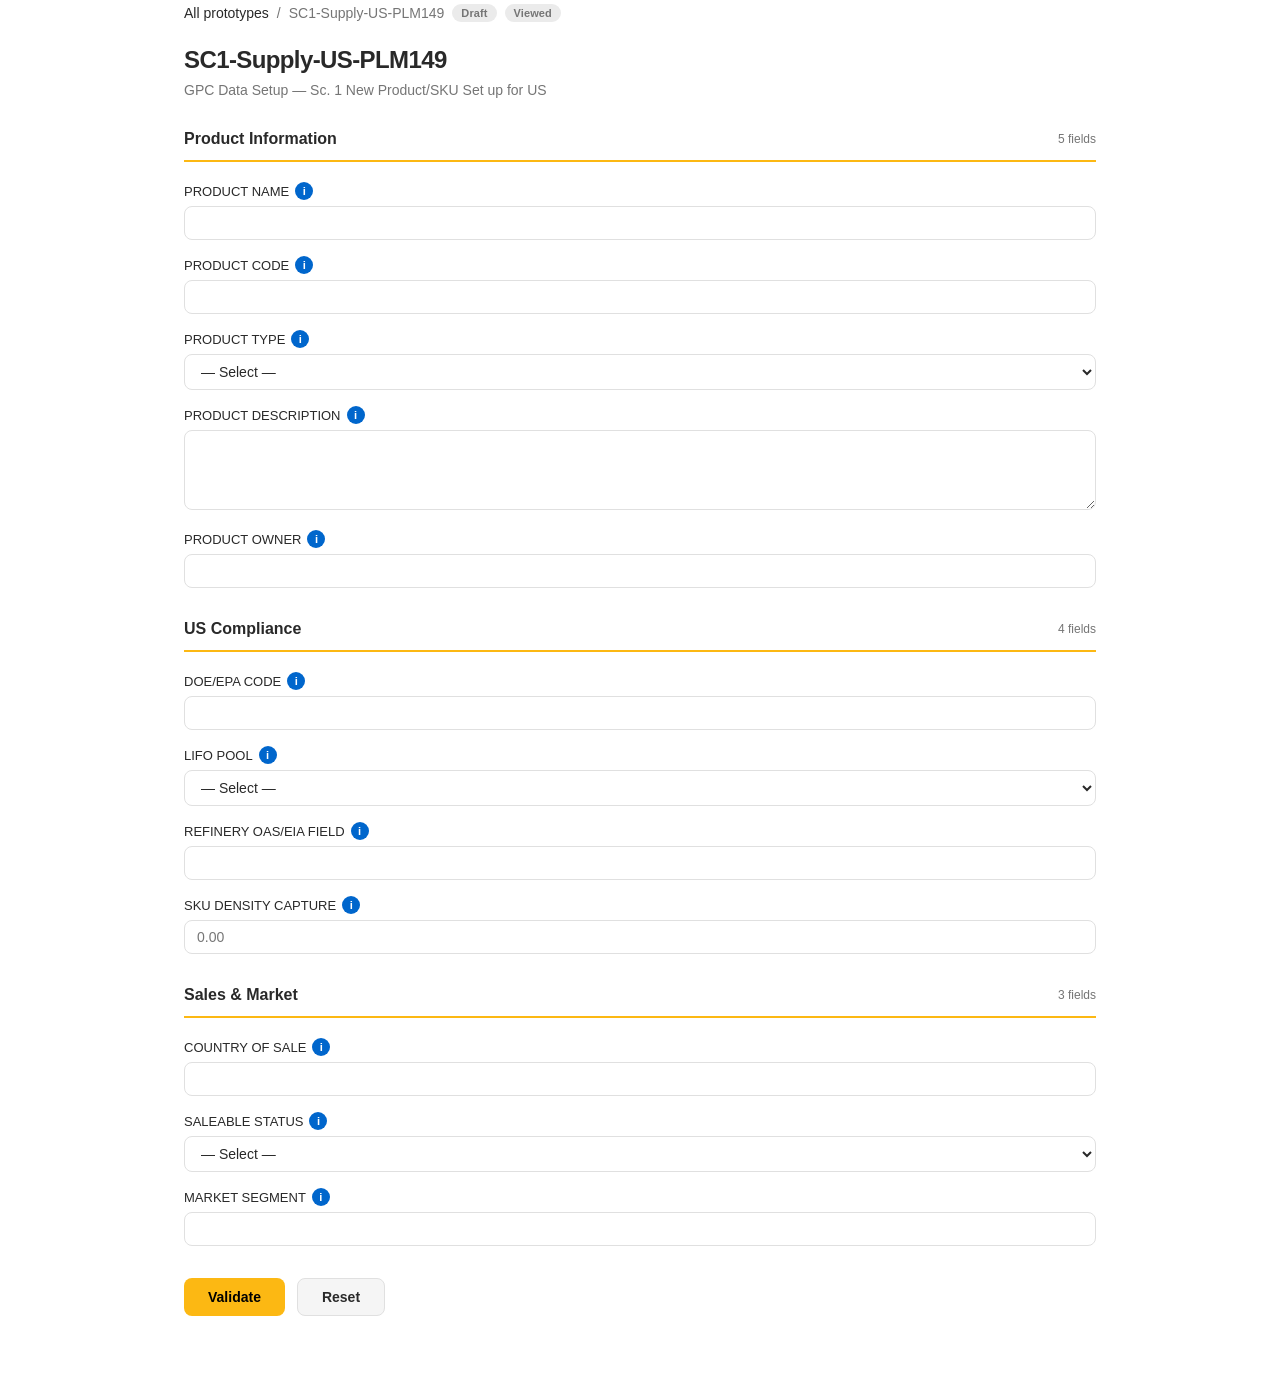
<file: sc1-supply-us-plm149-prototype.html>
<!DOCTYPE html>
<html lang="en">
<head>
  <meta charset="UTF-8" />
  <meta name="viewport" content="width=device-width, initial-scale=1.0" />
  <title>SC1-Supply-US-PLM149 Prototype</title>
  <link rel="stylesheet" href="styles.css" />
  <style>
    .page-shell {
      padding: 40px 24px;
      max-width: 960px;
      margin: 0 auto;
    }

    .accent-bar {
      height: 4px;
      background: var(--shell-yellow);
      margin: -40px -24px 0;
    }

    .breadcrumb-row {
      display: flex;
      align-items: center;
      gap: 8px;
      font-size: 0.875rem;
      color: var(--text-tertiary);
      margin-bottom: 24px;
      flex-wrap: wrap;
    }

    .breadcrumb-link {
      color: var(--text-primary);
      text-decoration: none;
      cursor: pointer;
    }

    .breadcrumb-link:hover {
      text-decoration: underline;
    }

    .badge {
      display: inline-flex;
      padding: 2px 8px;
      border-radius: 999px;
      font-size: 0.6875rem;
      font-weight: 600;
      background: var(--background-muted);
      color: var(--text-subtle);
    }

    .page-header h1 {
      font-size: 1.5rem;
      font-weight: 600;
      margin: 0 0 8px;
    }

    .page-header p {
      font-size: 0.875rem;
      color: var(--text-secondary);
      margin: 0 0 32px;
    }

    .form-section {
      margin-bottom: 32px;
    }

    .section-header {
      display: flex;
      justify-content: space-between;
      align-items: center;
      padding-bottom: 12px;
      border-bottom: 2px solid var(--shell-yellow);
      margin-bottom: 20px;
    }

    .section-header h2 {
      font-size: 1rem;
      font-weight: 600;
      margin: 0;
      color: var(--text-primary);
    }

    .section-field-count {
      font-size: 0.75rem;
      color: var(--text-tertiary);
      font-weight: 500;
    }

    .form-field {
      margin-bottom: 16px;
    }

    .field-label {
      display: flex;
      align-items: center;
      gap: 6px;
      font-size: 0.8125rem;
      font-weight: 500;
      margin-bottom: 6px;
      color: var(--text-primary);
    }

    .info-icon {
      display: inline-flex;
      align-items: center;
      justify-content: center;
      width: 18px;
      height: 18px;
      border-radius: 50%;
      background: #0066cc;
      color: white;
      font-size: 0.7rem;
      font-weight: bold;
      cursor: help;
    }

    .form-control {
      width: 100%;
      padding: 8px 12px;
      border: 1px solid var(--border);
      border-radius: var(--radius);
      font-family: inherit;
      font-size: 0.875rem;
      color: var(--text-primary);
      background: white;
    }

    .form-control:focus {
      outline: none;
      border-color: var(--border-focus);
      box-shadow: 0 0 0 3px rgba(0, 127, 162, 0.1);
    }

    textarea.form-control {
      resize: vertical;
      min-height: 80px;
    }

    .button-group {
      display: flex;
      gap: 12px;
      margin-top: 32px;
    }

    .btn {
      padding: 10px 24px;
      border: none;
      border-radius: var(--radius);
      font-size: 0.875rem;
      font-weight: 600;
      cursor: pointer;
      transition: all 0.2s;
    }

    .btn-primary {
      background: var(--shell-yellow);
      color: #000;
    }

    .btn-primary:hover {
      background: #e6a800;
    }

    .btn-secondary {
      background: var(--background-surface);
      color: var(--text-primary);
      border: 1px solid var(--border);
    }

    .btn-secondary:hover {
      background: var(--background-muted);
    }
  </style>
</head>
<body>
  <div class="accent-bar"></div>
  <div class="page-shell">
    <div class="breadcrumb-row">
      <a href="index.html" class="breadcrumb-link">All prototypes</a>
      <span>/</span>
      <span>SC1-Supply-US-PLM149</span>
      <span class="badge">Draft</span>
      <span class="badge">Viewed</span>
    </div>

    <header class="page-header">
      <h1>SC1-Supply-US-PLM149</h1>
      <p>GPC Data Setup — Sc. 1 New Product/SKU Set up for US</p>
    </header>

    <form>
      <!-- Product Information Section -->
      <div class="form-section">
        <div class="section-header">
          <h2>Product Information</h2>
          <span class="section-field-count">5 fields</span>
        </div>

        <div class="form-field">
          <label class="field-label">
            PRODUCT NAME
            <span class="info-icon">i</span>
          </label>
          <input type="text" class="form-control" placeholder="" />
        </div>

        <div class="form-field">
          <label class="field-label">
            PRODUCT CODE
            <span class="info-icon">i</span>
          </label>
          <input type="text" class="form-control" placeholder="" />
        </div>

        <div class="form-field">
          <label class="field-label">
            PRODUCT TYPE
            <span class="info-icon">i</span>
          </label>
          <select class="form-control">
            <option>— Select —</option>
            <option>Type A</option>
            <option>Type B</option>
            <option>Type C</option>
          </select>
        </div>

        <div class="form-field">
          <label class="field-label">
            PRODUCT DESCRIPTION
            <span class="info-icon">i</span>
          </label>
          <textarea class="form-control" placeholder=""></textarea>
        </div>

        <div class="form-field">
          <label class="field-label">
            PRODUCT OWNER
            <span class="info-icon">i</span>
          </label>
          <input type="text" class="form-control" placeholder="" />
        </div>
      </div>

      <!-- US Compliance Section -->
      <div class="form-section">
        <div class="section-header">
          <h2>US Compliance</h2>
          <span class="section-field-count">4 fields</span>
        </div>

        <div class="form-field">
          <label class="field-label">
            DOE/EPA CODE
            <span class="info-icon">i</span>
          </label>
          <input type="text" class="form-control" placeholder="" />
        </div>

        <div class="form-field">
          <label class="field-label">
            LIFO POOL
            <span class="info-icon">i</span>
          </label>
          <select class="form-control">
            <option>— Select —</option>
            <option>Pool 1</option>
            <option>Pool 2</option>
          </select>
        </div>

        <div class="form-field">
          <label class="field-label">
            REFINERY OAS/EIA FIELD
            <span class="info-icon">i</span>
          </label>
          <input type="text" class="form-control" placeholder="" />
        </div>

        <div class="form-field">
          <label class="field-label">
            SKU DENSITY CAPTURE
            <span class="info-icon">i</span>
          </label>
          <input type="number" class="form-control" placeholder="0.00" step="0.01" />
        </div>
      </div>

      <!-- Sales & Market Section -->
      <div class="form-section">
        <div class="section-header">
          <h2>Sales & Market</h2>
          <span class="section-field-count">3 fields</span>
        </div>

        <div class="form-field">
          <label class="field-label">
            COUNTRY OF SALE
            <span class="info-icon">i</span>
          </label>
          <input type="text" class="form-control" placeholder="" />
        </div>

        <div class="form-field">
          <label class="field-label">
            SALEABLE STATUS
            <span class="info-icon">i</span>
          </label>
          <select class="form-control">
            <option>— Select —</option>
            <option>Saleable</option>
            <option>Non-Saleable</option>
          </select>
        </div>

        <div class="form-field">
          <label class="field-label">
            MARKET SEGMENT
            <span class="info-icon">i</span>
          </label>
          <input type="text" class="form-control" placeholder="" />
        </div>
      </div>

      <!-- Action Buttons -->
      <div class="button-group">
        <button type="button" class="btn btn-primary">Validate</button>
        <button type="button" class="btn btn-secondary">Reset</button>
      </div>
    </form>
  </div>
</body>
</html>
</file>
<file: styles.css>
:root {
      --shell-orange: #007fa2;
      --shell-yellow: #fcb813;

      --background-foundation: #ffffff;
      --background-surface: #f5f5f5;
      --background-muted: #ebebeb;

      --text-strong: #292929;
      --text-subtle: #757575;
      --text-error: #dd1d21;

      --border-light: #e0e0e0;
      --border-medium: #757575;
      --border-strong: #343434;
      --border-focus: #007fa2;

      --success: #006f45;

      --tone-info-bg: #e8f4f8;
      --tone-info-border: #b0d8e8;
      --tone-warning-bg: #fff8e1;
      --tone-warning-border: #f9a825;
      --tone-warning-text: #5d4037;
      --tone-success-bg: #e8f5ec;
      --tone-success-border: #b7dfc5;
      --tone-error-bg: #fdecea;
      --tone-error-border: #f5c6cb;

      --focus-ring: rgba(0,127,162,0.15);
      --shadow-panel: -4px 0 16px rgba(0,0,0,0.06);

      --font-family: Arial, sans-serif;

      /* Compatibility aliases for existing styles */
      --bg: var(--background-foundation);
      --surface: var(--background-foundation);
      --text-primary: var(--text-strong);
      --text-secondary: var(--text-subtle);
      --text-tertiary: var(--border-medium);
      --border: var(--border-light);
      --border-hover: var(--border-medium);
      --accent: var(--border-focus);
      --ring: var(--focus-ring);
      --radius: 8px;
    }

    * { box-sizing: border-box; margin: 0; padding: 0; }
    [hidden] { display: none !important; }

    body {
      font-family: var(--font-family);
      background: var(--bg);
      color: var(--text-primary);
      min-height: 100vh;
      -webkit-font-smoothing: antialiased;
      -moz-osx-font-smoothing: grayscale;
    }

    /* Shell accent strip */
    .accent-bar {
      height: 4px;
      background: var(--shell-yellow);
    }

    .page-wrapper {
      max-width: 960px;
      margin: 0 auto;
      padding: 40px 24px 64px;
    }

    .page-header {
      margin-bottom: 32px;
    }

    .page-header h1 {
      font-size: 1.5rem;
      font-weight: 600;
      letter-spacing: -0.025em;
      margin-bottom: 4px;
    }

    .page-header p {
      font-size: 0.875rem;
      color: var(--text-secondary);
    }

    /* Toolbar */
    .toolbar {
      display: flex;
      flex-wrap: wrap;
      gap: 8px;
      align-items: center;
      margin-bottom: 20px;
      padding-bottom: 16px;
      border-bottom: 1px solid var(--border);
    }

    .search-box {
      flex: 1;
      min-width: 200px;
      position: relative;
    }

    .search-box svg {
      position: absolute;
      left: 10px;
      top: 50%;
      transform: translateY(-50%);
      width: 15px;
      height: 15px;
      color: var(--text-tertiary);
      pointer-events: none;
    }

    .search-box input {
      width: 100%;
      padding: 7px 10px 7px 32px;
      border: 1px solid var(--border);
      border-radius: var(--radius);
      font-size: 0.8125rem;
      font-family: inherit;
      color: var(--text-primary);
      background: var(--surface);
      transition: border-color 0.15s, box-shadow 0.15s;
    }

    .search-box input::placeholder { color: var(--text-tertiary); }

    .search-box input:focus {
      outline: none;
      border-color: var(--border-hover);
      box-shadow: 0 0 0 3px var(--ring);
    }

    .filter-select {
      padding: 7px 28px 7px 10px;
      border: 1px solid var(--border);
      border-radius: var(--radius);
      font-size: 0.8125rem;
      font-family: inherit;
      color: var(--text-primary);
      background: var(--surface);
      appearance: auto;
      cursor: pointer;
      transition: border-color 0.15s, box-shadow 0.15s;
    }

    .filter-select:focus {
      outline: none;
      border-color: var(--border-hover);
      box-shadow: 0 0 0 3px var(--ring);
    }

    /* ── Multi-select filter dropdowns ────────────── */
    .multi-filter {
      position: relative;
      display: inline-block;
    }
    .multi-filter-btn {
      display: inline-flex;
      align-items: center;
      gap: 4px;
      padding: 7px 28px 7px 10px;
      border: 1px solid var(--border);
      border-radius: var(--radius);
      font-size: 0.8125rem;
      font-family: inherit;
      color: var(--text-primary);
      background: var(--surface);
      cursor: pointer;
      transition: border-color 0.15s, box-shadow 0.15s;
      position: relative;
      white-space: nowrap;
    }
    .multi-filter-btn::after {
      content: "";
      position: absolute;
      right: 10px;
      top: 50%;
      transform: translateY(-50%);
      border: 4px solid transparent;
      border-top: 5px solid var(--text-secondary);
    }
    .multi-filter-btn:hover { border-color: var(--border-hover); }
    .multi-filter-btn:focus { outline: none; border-color: var(--border-hover); box-shadow: 0 0 0 3px var(--ring); }
    .multi-filter-btn .filter-count {
      display: inline-flex;
      align-items: center;
      justify-content: center;
      min-width: 16px;
      height: 16px;
      padding: 0 4px;
      border-radius: 8px;
      font-size: 0.6875rem;
      font-weight: 600;
      background: var(--accent);
      color: var(--background-foundation);
    }
    .multi-filter-menu {
      display: none;
      position: absolute;
      top: calc(100% + 4px);
      left: 0;
      min-width: 160px;
      max-height: 240px;
      overflow-y: auto;
      background: var(--surface);
      border: 1px solid var(--border);
      border-radius: var(--radius);
      box-shadow: 0 4px 16px rgba(0,0,0,0.10);
      z-index: 100;
      padding: 4px 0;
    }
    .multi-filter.open .multi-filter-menu { display: block; }
    .multi-filter-option {
      display: flex;
      align-items: center;
      gap: 8px;
      padding: 6px 12px;
      font-size: 0.8125rem;
      cursor: pointer;
      transition: background 0.1s;
      user-select: none;
    }
    .multi-filter-option:hover { background: var(--background-surface); }
    .multi-filter-option input { margin: 0; accent-color: var(--accent); }

    .results-count {
      font-size: 0.75rem;
      color: var(--text-tertiary);
      margin-bottom: 12px;
    }

    /* Table-style list */
    .proto-list {
      border: 1px solid var(--border);
      border-radius: var(--radius);
      overflow: hidden;
      background: var(--surface);
    }

    .proto-row {
      display: grid;
      grid-template-columns: 1fr;
      align-items: start;
      padding: 14px 16px;
      gap: 6px;
      border-bottom: 1px solid var(--border);
      transition: background 0.1s;
    }

    .proto-row:last-child { border-bottom: none; }

    .proto-row:hover { background: var(--background-surface); }

    .row-top {
      display: flex;
      align-items: center;
      gap: 8px;
      flex-wrap: wrap;
      min-width: 0;
    }

    .row-title {
      font-size: 0.875rem;
      font-weight: 500;
      white-space: nowrap;
      overflow: hidden;
      text-overflow: ellipsis;
    }

    .row-title a {
      color: var(--text-primary);
      text-decoration: none;
      transition: color 0.1s;
    }

    .row-title a:hover { color: var(--accent); text-decoration: underline; }

    .badge {
      display: inline-flex;
      align-items: center;
      padding: 1px 8px;
      border-radius: 999px;
      font-size: 0.6875rem;
      font-weight: 500;
      letter-spacing: 0.01em;
      white-space: nowrap;
      border: 1px solid transparent;
    }

    .badge-draft {
      color: var(--text-subtle);
      background: var(--background-muted);
      border-color: var(--border-light);
    }

    .badge-in-review {
      color: var(--border-focus);
      background: var(--tone-info-bg);
      border-color: var(--tone-info-border);
    }

    .badge-approved {
      color: var(--success);
      background: var(--tone-success-bg);
      border-color: var(--tone-success-border);
    }

    .badge-archived {
      color: var(--text-subtle);
      background: var(--background-surface);
      border-color: var(--border-light);
    }

    .badge-new {
      color: var(--tone-warning-text);
      background: var(--tone-warning-bg);
      border-color: var(--tone-warning-border);
      font-weight: 600;
    }

    .row-desc {
      font-size: 0.8125rem;
      color: var(--text-secondary);
      line-height: 1.5;
    }

    .row-meta {
      display: flex;
      flex-wrap: wrap;
      gap: 4px 12px;
      font-size: 0.75rem;
      color: var(--text-tertiary);
      margin-top: 2px;
    }

    .row-meta span { display: inline-flex; align-items: center; gap: 3px; }

    .meta-label { color: var(--text-secondary); font-weight: 500; }

    .no-results {
      text-align: center;
      padding: 48px 20px;
      color: var(--text-tertiary);
      font-size: 0.875rem;
    }

    @media (max-width: 640px) {
      .page-wrapper { padding: 24px 16px 48px; }
      .toolbar { flex-direction: column; align-items: stretch; }
      .proto-row { grid-template-columns: 1fr; }
    }

    .clear-btn {
      display: none;
      align-items: center;
      gap: 4px;
      padding: 5px 10px;
      border: 1px solid var(--border);
      border-radius: var(--radius);
      font-size: 0.8125rem;
      font-weight: 500;
      font-family: inherit;
      color: var(--text-secondary);
      background: transparent;
      cursor: pointer;
      white-space: nowrap;
      transition: all 0.12s;
    }
    .clear-btn:hover { background: var(--background-surface); border-color: var(--border-hover); color: var(--text-primary); }

    /* ── Progress bar ─────────────────────────────── */
    .progress-bar-wrapper {
      display: flex;
      align-items: center;
      gap: 10px;
      margin-bottom: 12px;
    }
    .progress-text {
      font-size: 0.75rem;
      color: var(--text-secondary);
      white-space: nowrap;
      font-weight: 500;
    }
    .progress-track {
      flex: 1;
      height: 4px;
      background: var(--border);
      border-radius: 2px;
      overflow: hidden;
    }
    .progress-fill {
      height: 100%;
      width: 0%;
      background: var(--success);
      border-radius: 2px;
      transition: width 0.35s ease;
    }
    .clear-history-btn {
      font-size: 0.6875rem;
      font-family: inherit;
      color: var(--text-tertiary);
      background: none;
      border: none;
      padding: 0;
      cursor: pointer;
      white-space: nowrap;
      transition: color 0.12s;
    }
    .clear-history-btn:hover { color: var(--text-primary); text-decoration: underline; }

    .visited-check {
      display: inline-flex;
      align-items: center;
      gap: 3px;
      font-size: 0.6875rem;
      font-weight: 500;
      color: var(--success);
      white-space: nowrap;
    }
    .visited-check svg { width: 12px; height: 12px; flex-shrink: 0; }

    /* ── Side panel tabs ──────────────────────────── */
    .panel-tab-group {
      display: flex;
      gap: 0;
      border: 1px solid var(--border);
      border-radius: 6px;
      overflow: hidden;
      flex-shrink: 0;
    }
    .panel-tab {
      padding: 6px 14px;
      font-size: 0.75rem;
      font-weight: 500;
      font-family: inherit;
      color: var(--text-secondary);
      background: transparent;
      border: none;
      border-right: 1px solid var(--border);
      cursor: pointer;
      white-space: nowrap;
      transition: all 0.12s;
    }
    .panel-tab:last-child { border-right: none; }
    .panel-tab:hover { background: var(--background-surface); color: var(--text-primary); }
    .panel-tab.active { background: var(--accent); color: var(--background-foundation); }

    .panel-content {
      flex: 1;
      overflow-y: auto;
      display: flex;
      flex-direction: column;
      min-height: 0;
    }

    /* ── Task list ────────────────────────────────── */
    .task-progress-row {
      display: flex;
      align-items: center;
      gap: 8px;
      padding: 10px 16px;
      border-bottom: 1px solid var(--border);
      flex-shrink: 0;
    }
    .task-progress-text {
      font-size: 0.75rem;
      color: var(--text-secondary);
      font-weight: 500;
      white-space: nowrap;
    }
    .task-progress-track {
      flex: 1;
      height: 3px;
      background: var(--border);
      border-radius: 2px;
      overflow: hidden;
    }
    .task-progress-fill {
      height: 100%;
      width: 0%;
      background: var(--success);
      border-radius: 2px;
      transition: width 0.3s ease;
    }
    .task-list {
      flex: 1;
      overflow-y: auto;
      padding: 0;
    }
    .task-section-title {
      font-size: 0.6875rem;
      font-weight: 600;
      color: var(--text-primary);
      padding: 14px 16px 6px;
      text-transform: uppercase;
      letter-spacing: 0.03em;
    }
    .task-item {
      padding: 6px 16px;
      border-bottom: 1px solid var(--border-light);
    }
    .task-item:last-child { border-bottom: none; }
    .task-item label {
      display: flex;
      align-items: flex-start;
      gap: 8px;
      font-size: 0.8125rem;
      color: var(--text-secondary);
      line-height: 1.45;
      cursor: pointer;
    }
    .task-item label:hover { color: var(--text-primary); }
    .task-item input[type="checkbox"] {
      margin-top: 3px;
      flex-shrink: 0;
      width: 14px;
      height: 14px;
      accent-color: var(--border-focus);
      cursor: pointer;
    }
    .task-item.completed label {
      color: var(--text-tertiary);
      text-decoration: line-through;
    }
    .task-empty {
      padding: 32px 16px;
      text-align: center;
      font-size: 0.8125rem;
      color: var(--text-tertiary);
    }
    .task-intro {
      padding: 14px 16px 10px;
      font-size: 0.8125rem;
      color: var(--text-secondary);
      line-height: 1.55;
      border-bottom: 1px solid var(--border);
    }

    /* ── Row title as button ─────────────────────── */
    .row-title-btn {
      font-size: 0.875rem;
      font-weight: 500;
      font-family: inherit;
      color: var(--text-primary);
      background: none;
      border: none;
      padding: 0;
      cursor: pointer;
      text-align: left;
      transition: color 0.1s;
    }
    .row-title-btn:hover { color: var(--accent); text-decoration: underline; }

    /* ── Viewer mode ─────────────────────────────── */
    body.viewer-active { overflow: hidden; }

    #view-prototype {
      display: flex;
      flex-direction: column;
      height: 100vh;
      overflow: hidden;
    }

    .viewer-topbar {
      display: flex;
      align-items: center;
      gap: 8px;
      padding: 0 16px;
      height: 52px;
      background: var(--surface);
      border-bottom: 1px solid var(--border);
      flex-shrink: 0;
      overflow: hidden;
    }

    .back-btn {
      display: inline-flex;
      align-items: center;
      gap: 5px;
      padding: 5px 10px;
      border: 1px solid var(--border);
      border-radius: 6px;
      font-size: 0.8125rem;
      font-weight: 500;
      font-family: inherit;
      color: var(--text-secondary);
      background: transparent;
      cursor: pointer;
      white-space: nowrap;
      transition: all 0.12s;
      flex-shrink: 0;
    }
    .back-btn:hover { background: var(--background-surface); border-color: var(--border-hover); color: var(--text-primary); }

    .viewer-title {
      font-size: 0.875rem;
      font-weight: 600;
      white-space: nowrap;
      overflow: hidden;
      text-overflow: ellipsis;
      flex-shrink: 1;
      min-width: 0;
    }

    .viewer-tab-group {
      display: inline-flex;
      align-items: center;
      gap: 4px;
      flex-shrink: 0;
      margin-left: 4px;
    }

    .viewer-tab {
      display: inline-flex;
      align-items: center;
      min-height: 28px;
      padding: 0 10px;
      border: 1px solid transparent;
      border-radius: 6px;
      font-size: 0.8125rem;
      font-weight: 500;
      font-family: inherit;
      color: var(--text-secondary);
      background: transparent;
      cursor: pointer;
      white-space: nowrap;
      transition: all 0.12s;
    }

    .viewer-tab:hover { background: var(--background-surface); color: var(--text-primary); }
    .viewer-tab.active { border-color: var(--border); background: var(--background-surface); color: var(--text-primary); }

    .topbar-spacer { flex: 1; min-width: 0; }

    .feedback-toggle-btn {
      display: inline-flex;
      align-items: center;
      gap: 5px;
      padding: 5px 12px;
      border: 1px solid var(--border);
      border-radius: 6px;
      font-size: 0.8125rem;
      font-weight: 500;
      font-family: inherit;
      color: var(--text-primary);
      background: transparent;
      cursor: pointer;
      white-space: nowrap;
      transition: all 0.12s;
      flex-shrink: 0;
    }
    .feedback-toggle-btn:hover { background: var(--background-surface); border-color: var(--border-hover); }
    .feedback-toggle-btn.active { background: var(--accent); border-color: var(--accent); color: var(--background-foundation); }

    .viewer-body { flex: 1; display: flex; overflow: hidden; position: relative; }

    #proto-iframe {
      flex: 1;
      border: none;
      height: 100%;
      display: block;
      min-width: 0;
    }

    .feedback-panel {
      width: 460px;
      flex-shrink: 0;
      border-left: 1px solid var(--border);
      background: var(--surface);
      display: flex;
      flex-direction: column;
      position: absolute;
      right: 0;
      top: 0;
      bottom: 0;
      transform: translateX(100%);
      transition: transform 0.25s ease;
      box-shadow: var(--shadow-panel);
      overflow: hidden;
    }
    .feedback-panel.open { transform: translateX(0); }

    .panel-header {
      display: flex;
      align-items: center;
      justify-content: space-between;
      padding: 14px 16px;
      border-bottom: 1px solid var(--border);
      flex-shrink: 0;
    }
    .panel-header > span { font-size: 0.875rem; font-weight: 600; }

    .panel-close-btn {
      display: inline-flex;
      align-items: center;
      justify-content: center;
      width: 26px;
      height: 26px;
      border: 1px solid var(--border);
      border-radius: 6px;
      font-size: 1.125rem;
      line-height: 1;
      font-family: inherit;
      color: var(--text-secondary);
      background: transparent;
      cursor: pointer;
      transition: all 0.12s;
    }
    .panel-close-btn:hover { background: var(--background-surface); border-color: var(--border-hover); color: var(--text-primary); }

    .panel-meta-row {
      display: flex;
      align-items: center;
      gap: 8px;
      font-size: 0.75rem;
      color: var(--text-secondary);
      overflow: hidden;
    }
    .panel-meta-row strong { color: var(--text-primary); font-weight: 500; white-space: nowrap; overflow: hidden; text-overflow: ellipsis; }

    .panel-newtab-link {
      display: inline-flex;
      align-items: center;
      gap: 4px;
      font-size: 0.75rem;
      color: var(--text-secondary);
      text-decoration: none;
      white-space: nowrap;
      flex-shrink: 0;
      transition: color 0.12s;
    }
    .panel-newtab-link:hover { color: var(--text-primary); text-decoration: underline; }

    #form-iframe {
      flex: 1;
      border: none;
      width: 100%;
      display: block;
      min-height: 0;
    }

    /* ── Designs panel ─────────────────────────────── */
    .designs-grid {
      display: grid;
      grid-template-columns: repeat(2, 1fr);
      gap: 12px;
      padding: 16px;
    }
    .design-thumb {
      border: 1px solid var(--border);
      border-radius: 6px;
      overflow: hidden;
      cursor: pointer;
      transition: border-color 0.15s, box-shadow 0.15s;
      background: var(--background-surface);
    }
    .design-thumb:hover {
      border-color: var(--accent);
      box-shadow: 0 0 0 2px var(--focus-ring);
    }
    .design-thumb img {
      width: 100%;
      display: block;
      aspect-ratio: 16 / 10;
      object-fit: cover;
      object-position: top;
    }
    .design-thumb-label {
      padding: 4px 8px 6px;
      font-size: 0.6875rem;
      color: var(--text-secondary);
      white-space: nowrap;
      overflow: hidden;
      text-overflow: ellipsis;
      border-top: 1px solid var(--border);
    }

    /* ── Lightbox ─────────────────────────────────── */
    #lightbox {
      display: none;
      position: fixed;
      inset: 0;
      z-index: 9999;
      background: rgba(0, 0, 0, 0.9);
      align-items: center;
      justify-content: center;
      flex-direction: column;
    }
    #lightbox.open { display: flex; }
    .lightbox-img-wrap {
      position: relative;
      display: flex;
      align-items: center;
      justify-content: center;
      max-width: calc(100vw - 128px);
      max-height: calc(100vh - 100px);
    }
    #lightbox-img {
      max-width: 100%;
      max-height: calc(100vh - 120px);
      border-radius: 4px;
      object-fit: contain;
      display: block;
      box-shadow: 0 8px 40px rgba(0, 0, 0, 0.6);
    }
    .lightbox-close {
      position: fixed;
      top: 16px;
      right: 16px;
      width: 36px;
      height: 36px;
      border-radius: 50%;
      border: 1px solid rgba(255, 255, 255, 0.3);
      background: rgba(0, 0, 0, 0.5);
      color: #fff;
      font-size: 1.25rem;
      cursor: pointer;
      display: flex;
      align-items: center;
      justify-content: center;
      transition: background 0.12s;
      z-index: 1;
    }
    .lightbox-close:hover { background: rgba(255, 255, 255, 0.18); }
    .lightbox-nav {
      position: absolute;
      top: 50%;
      transform: translateY(-50%);
      width: 40px;
      height: 40px;
      border-radius: 50%;
      border: 1px solid rgba(255, 255, 255, 0.3);
      background: rgba(0, 0, 0, 0.5);
      color: #fff;
      font-size: 1.5rem;
      line-height: 1;
      cursor: pointer;
      display: flex;
      align-items: center;
      justify-content: center;
      transition: background 0.12s;
      z-index: 1;
    }
    .lightbox-nav:hover { background: rgba(255, 255, 255, 0.18); }
    .lightbox-nav[hidden] { display: none !important; }
    .lightbox-prev { left: -56px; }
    .lightbox-next { right: -56px; }
    .lightbox-footer {
      margin-top: 16px;
      display: flex;
      align-items: center;
      gap: 16px;
      color: rgba(255, 255, 255, 0.85);
      font-size: 0.8125rem;
      font-family: var(--font-family);
    }
    .lightbox-label { font-weight: 500; }
    .lightbox-counter { opacity: 0.55; font-variant-numeric: tabular-nums; }

    /* ── Designs-ready badge ──────────────────────── */
    .badge-designs-ready {
      color: #5c35cc;
      background: #f0ebff;
      border-color: #cdbefa;
    }
</file>
